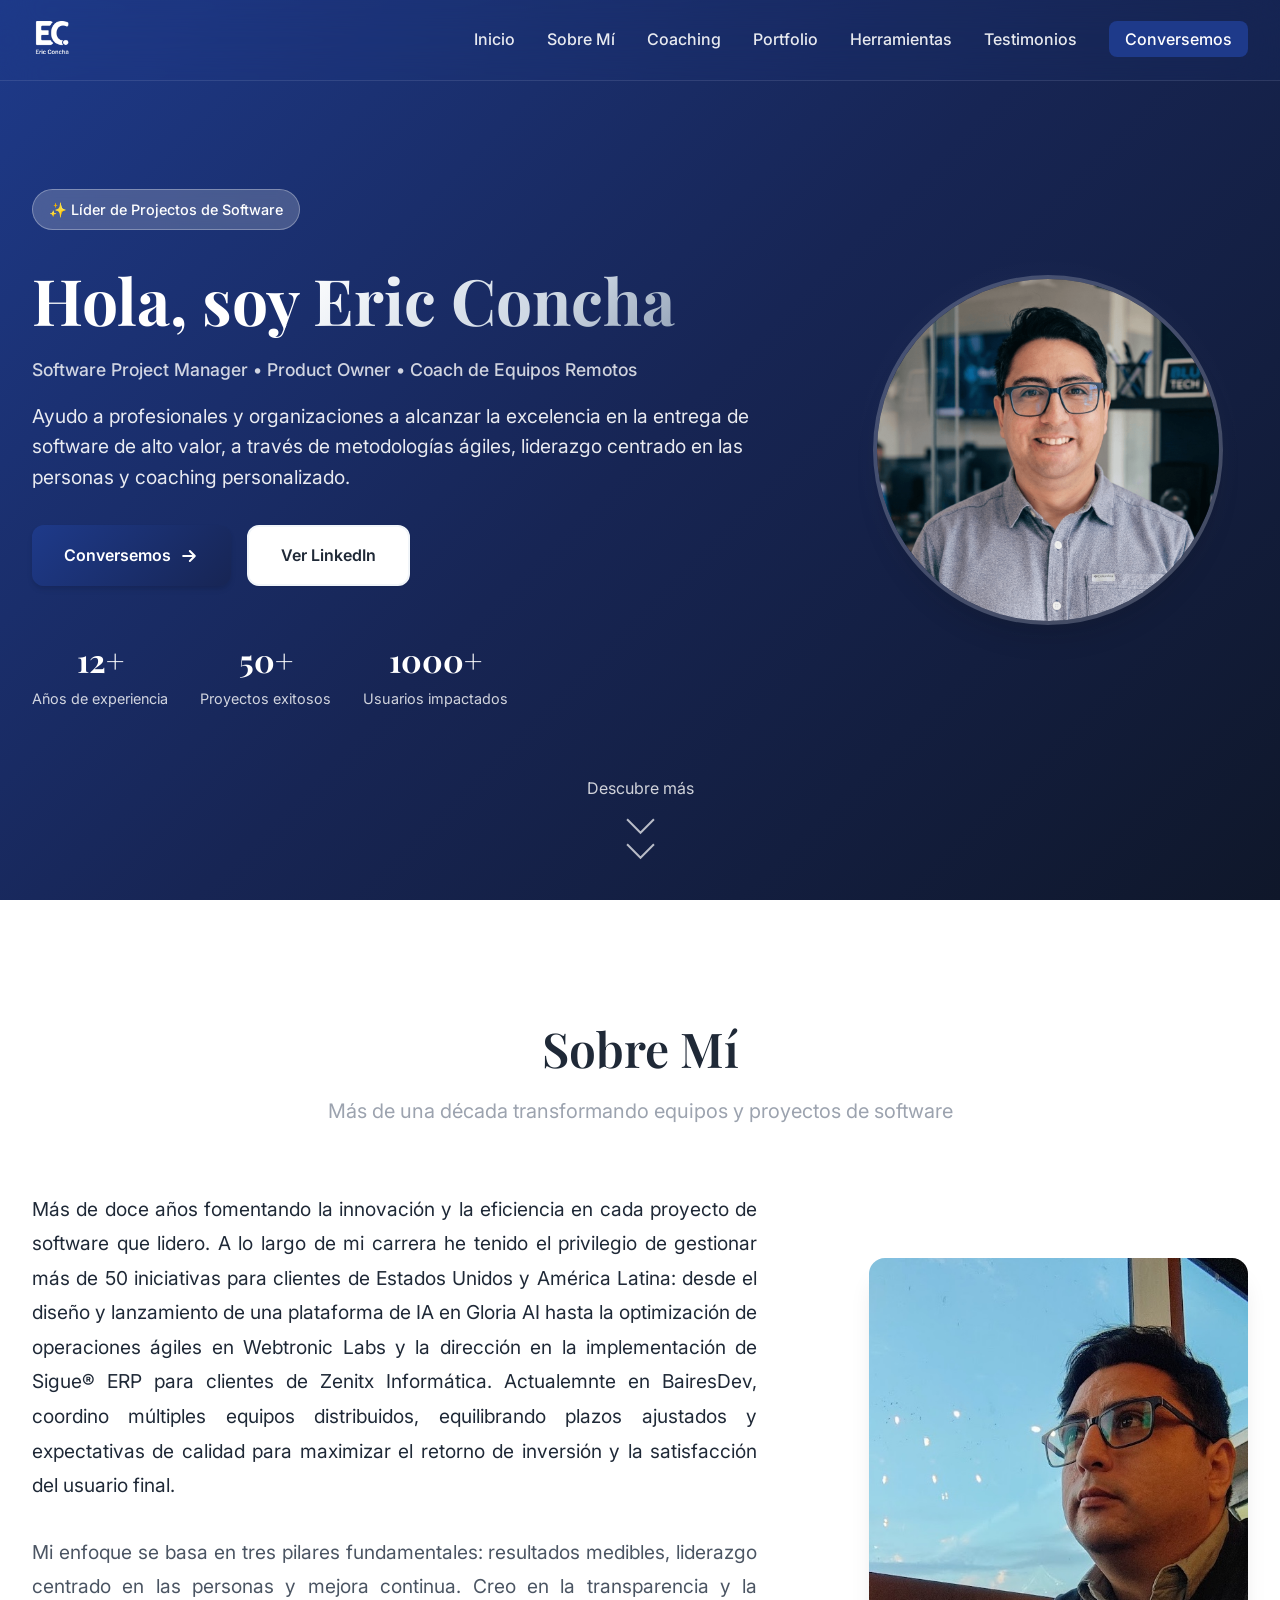
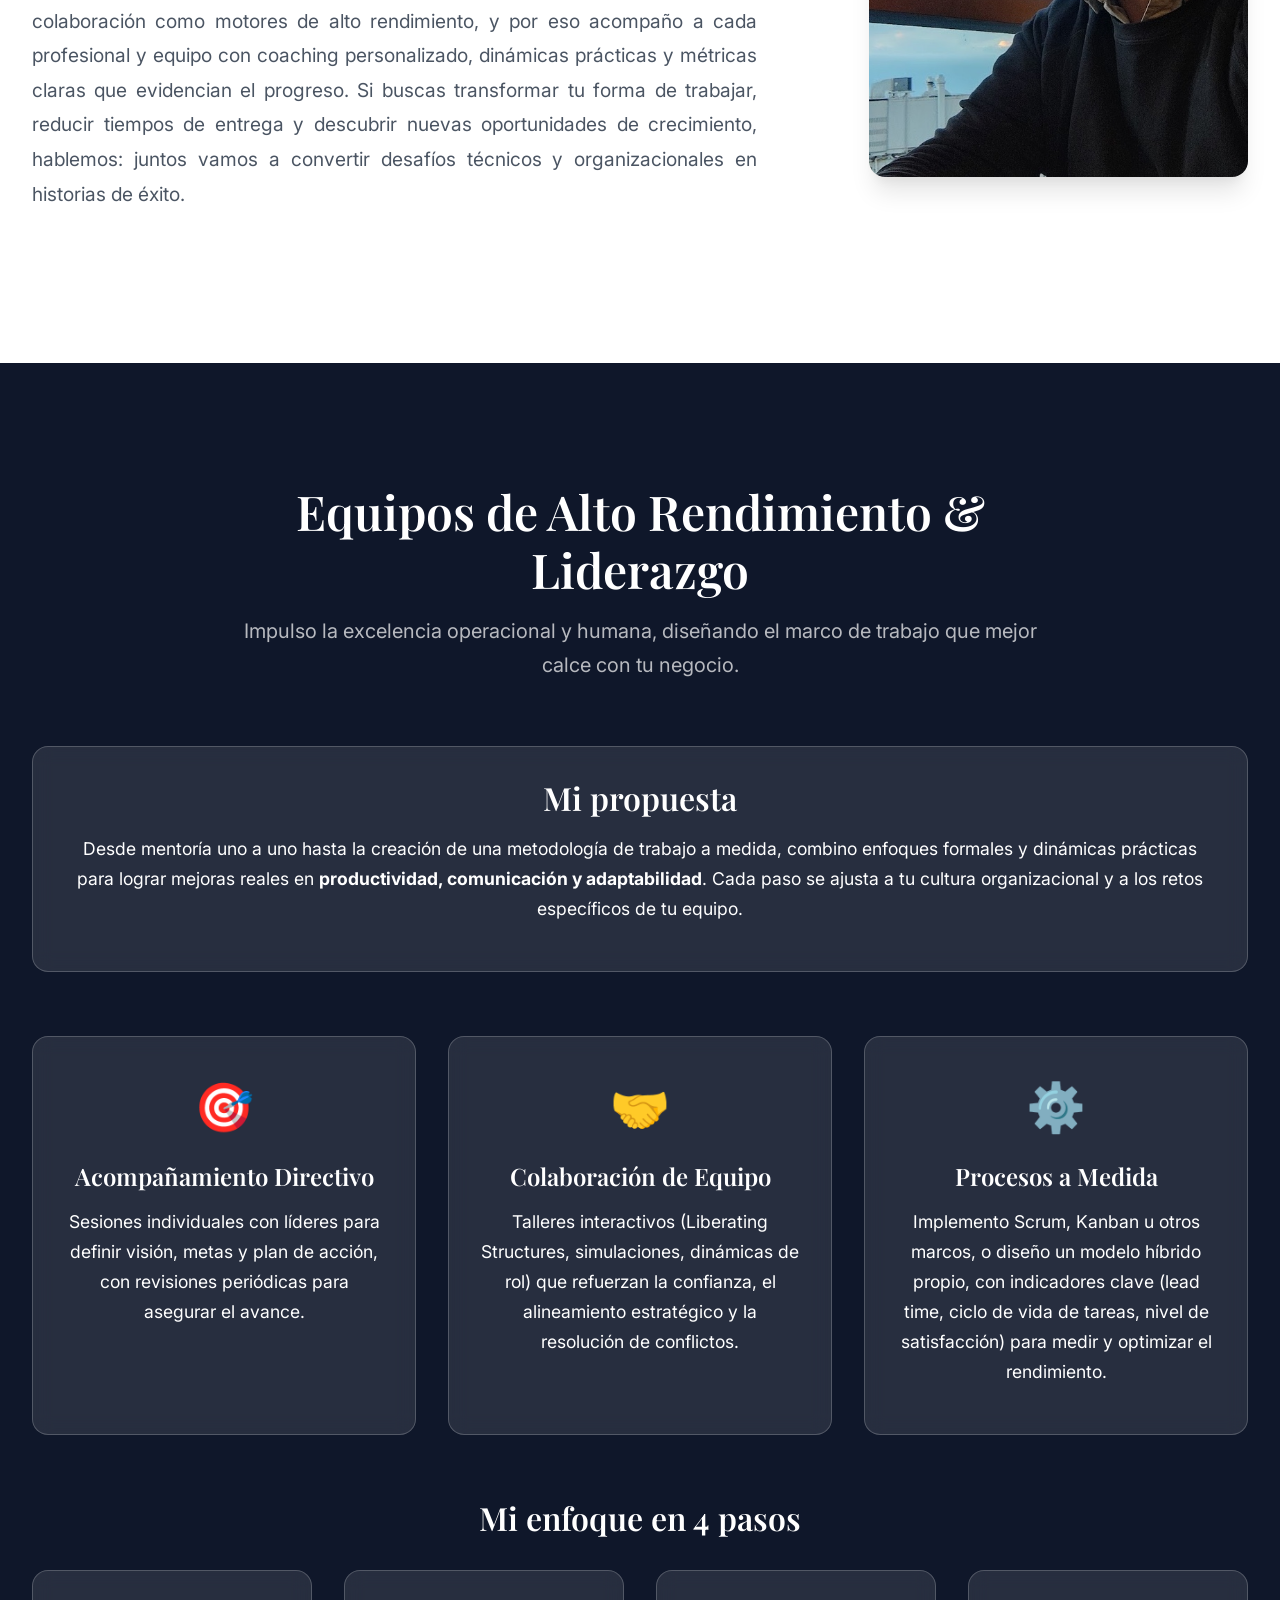
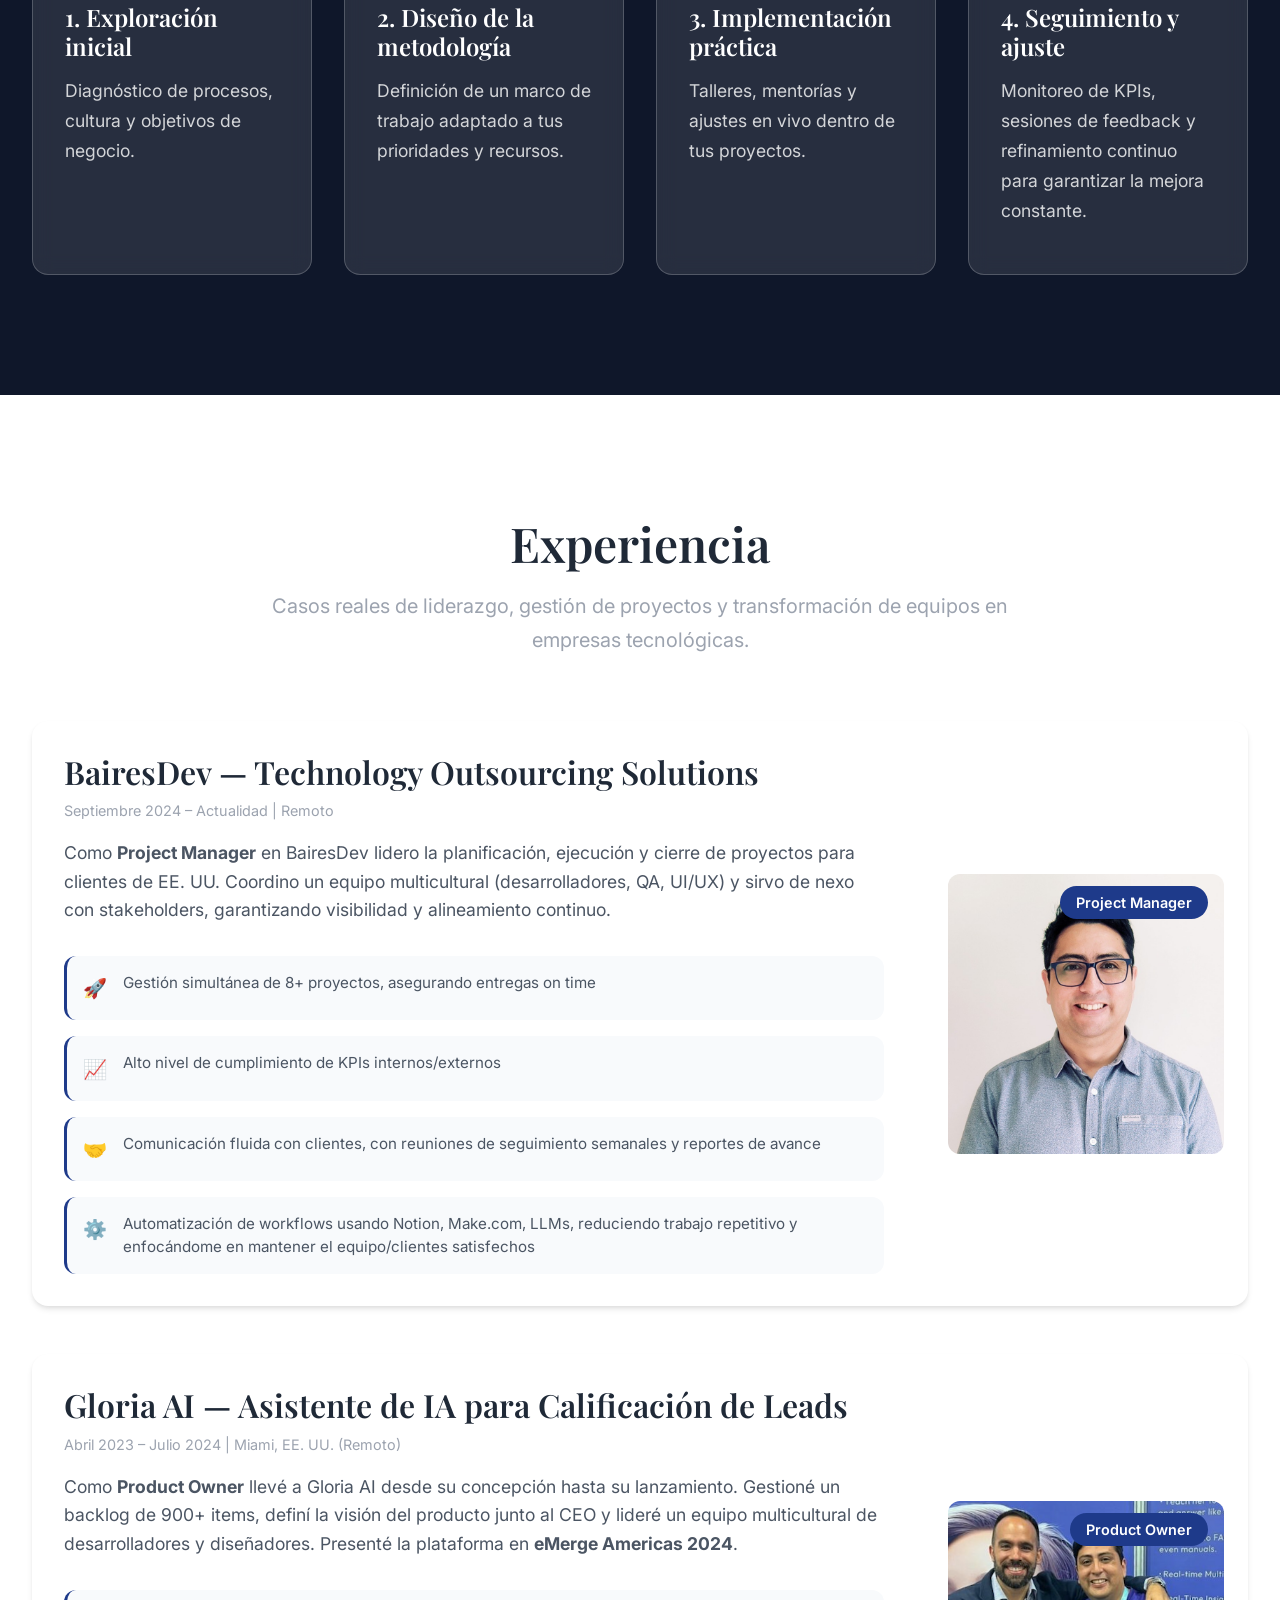
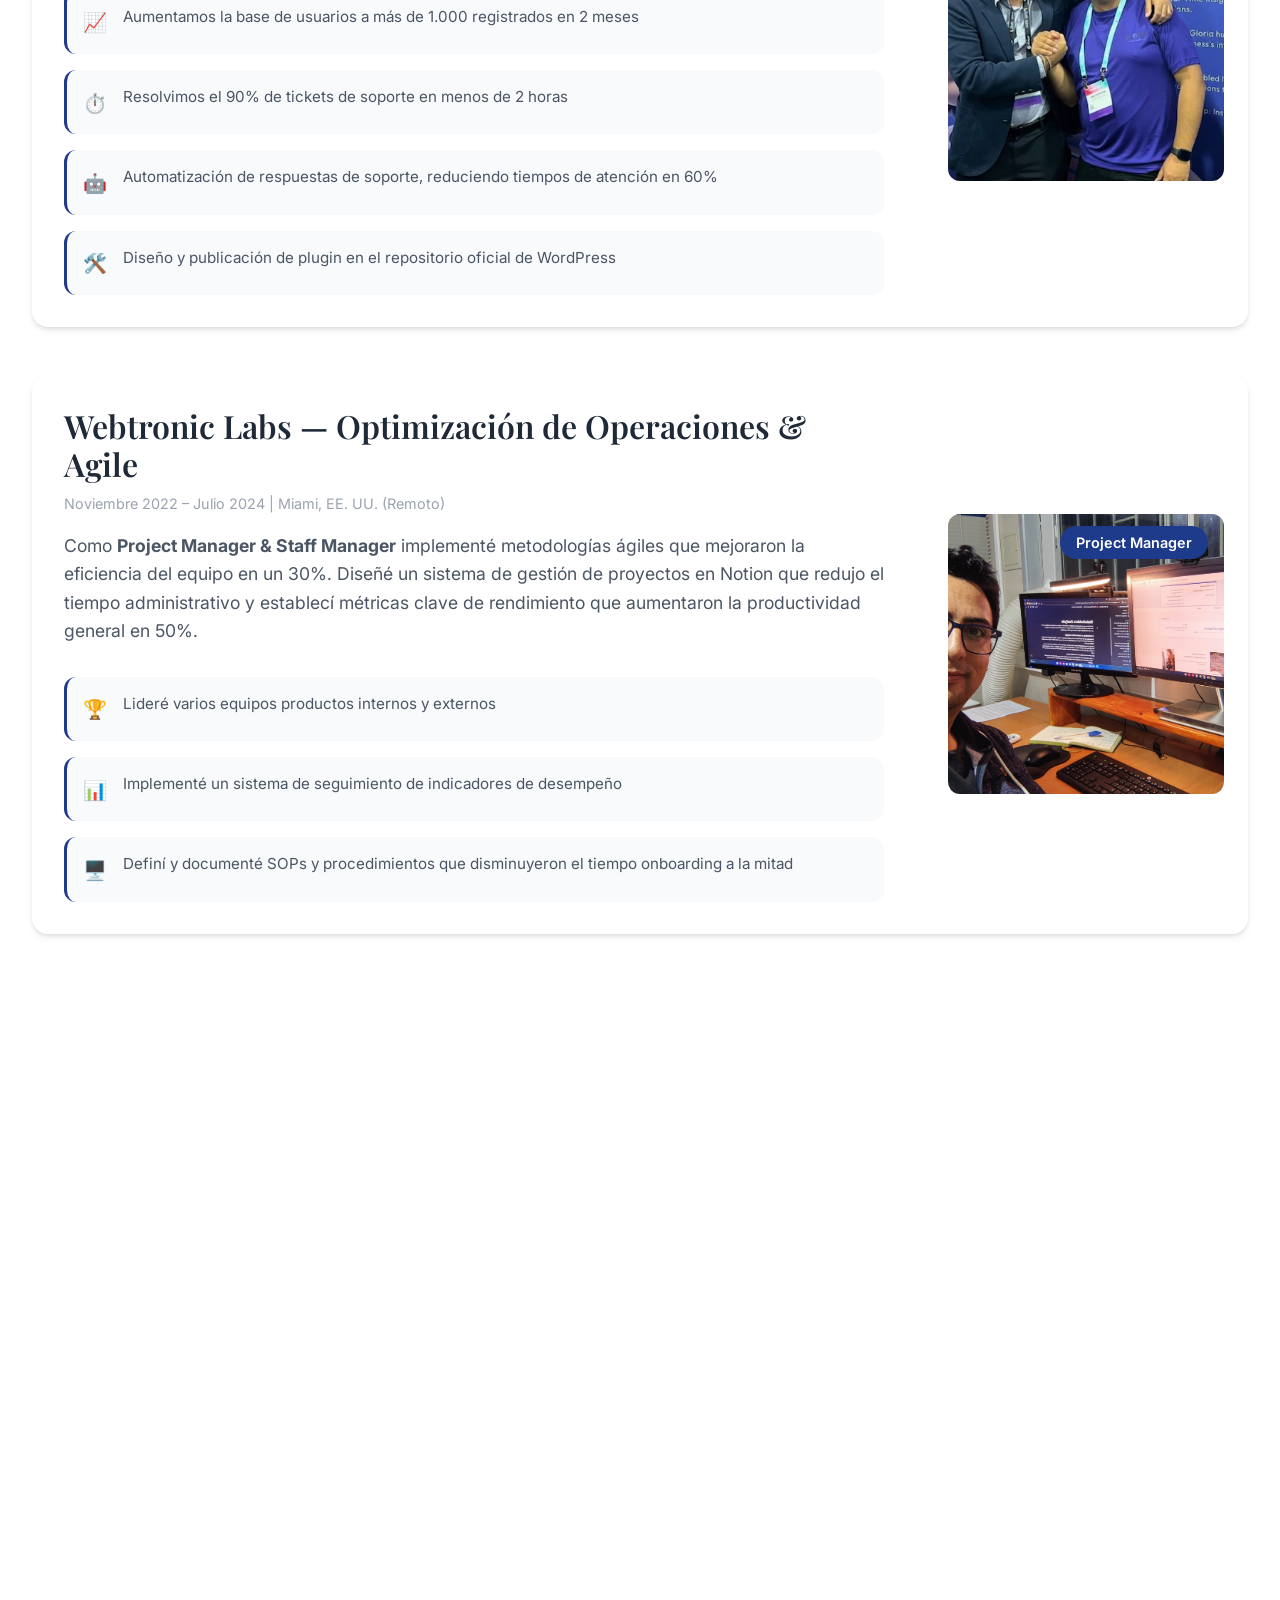
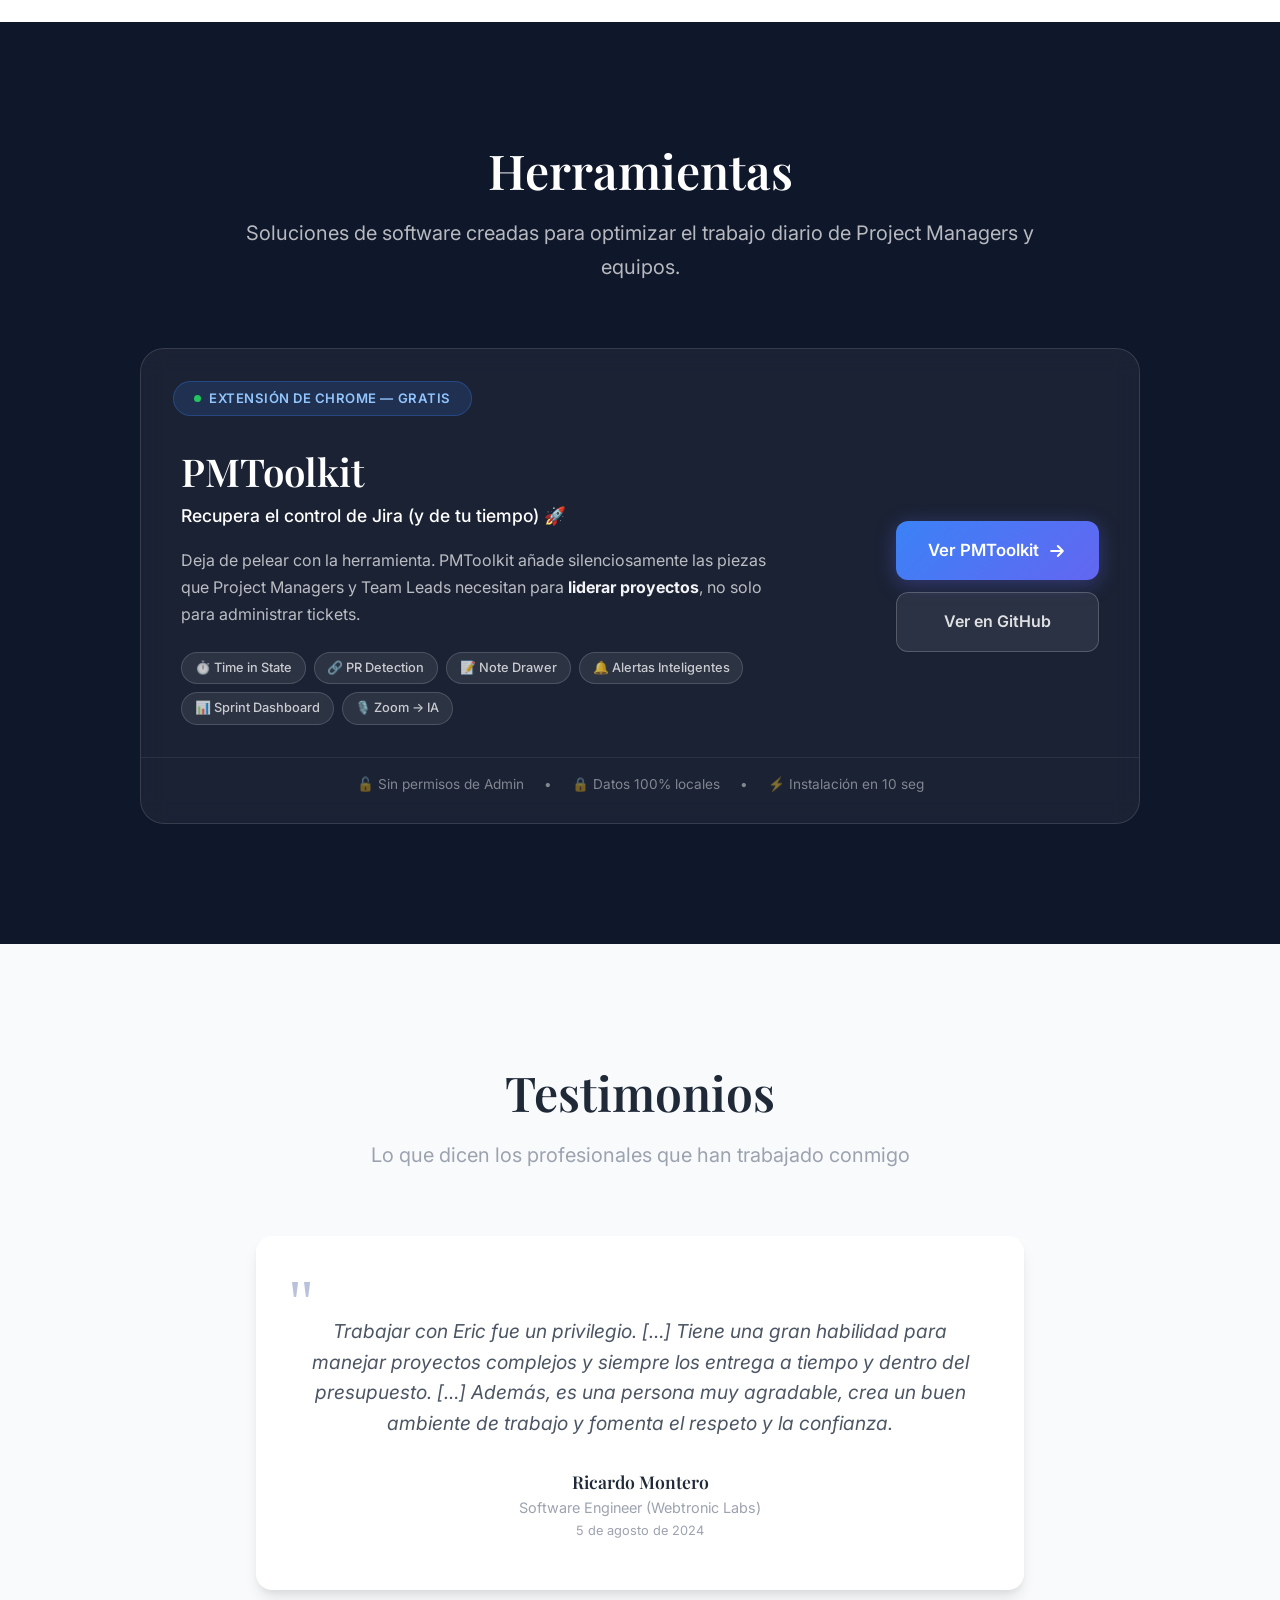
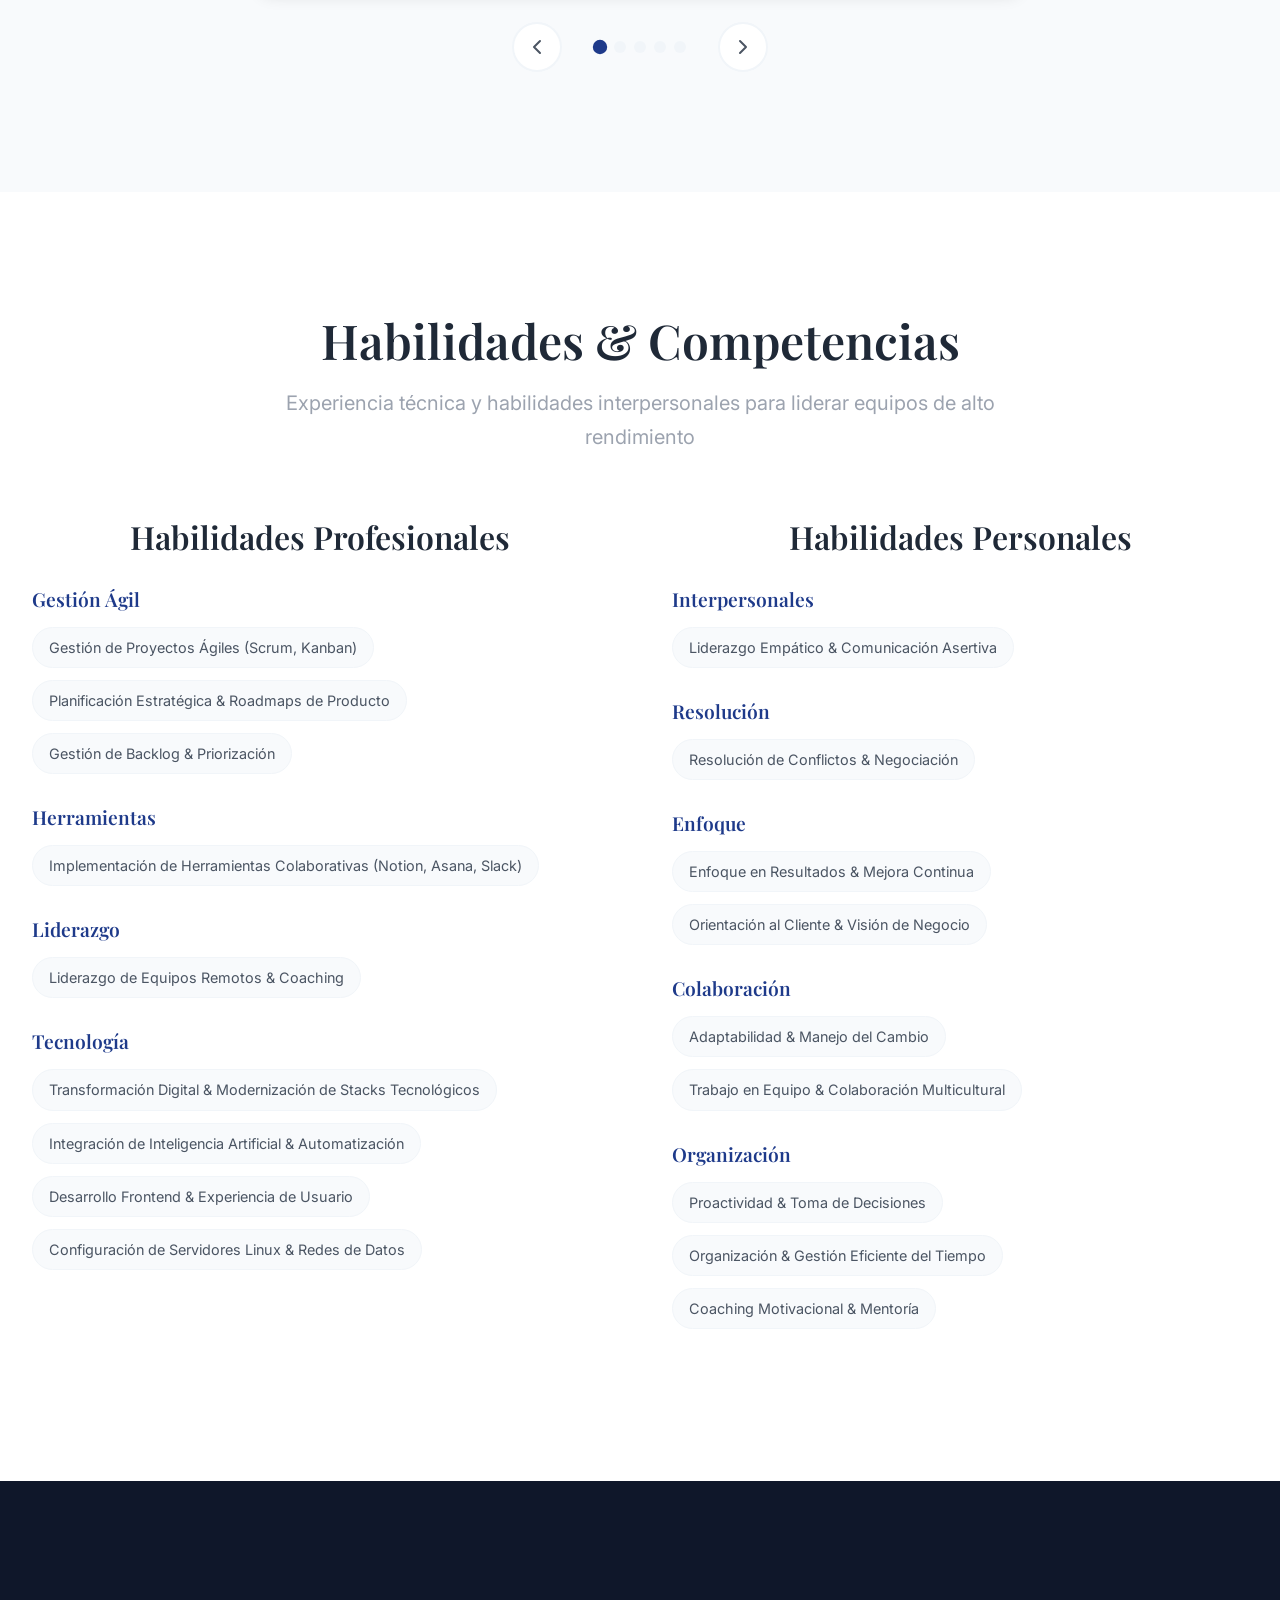
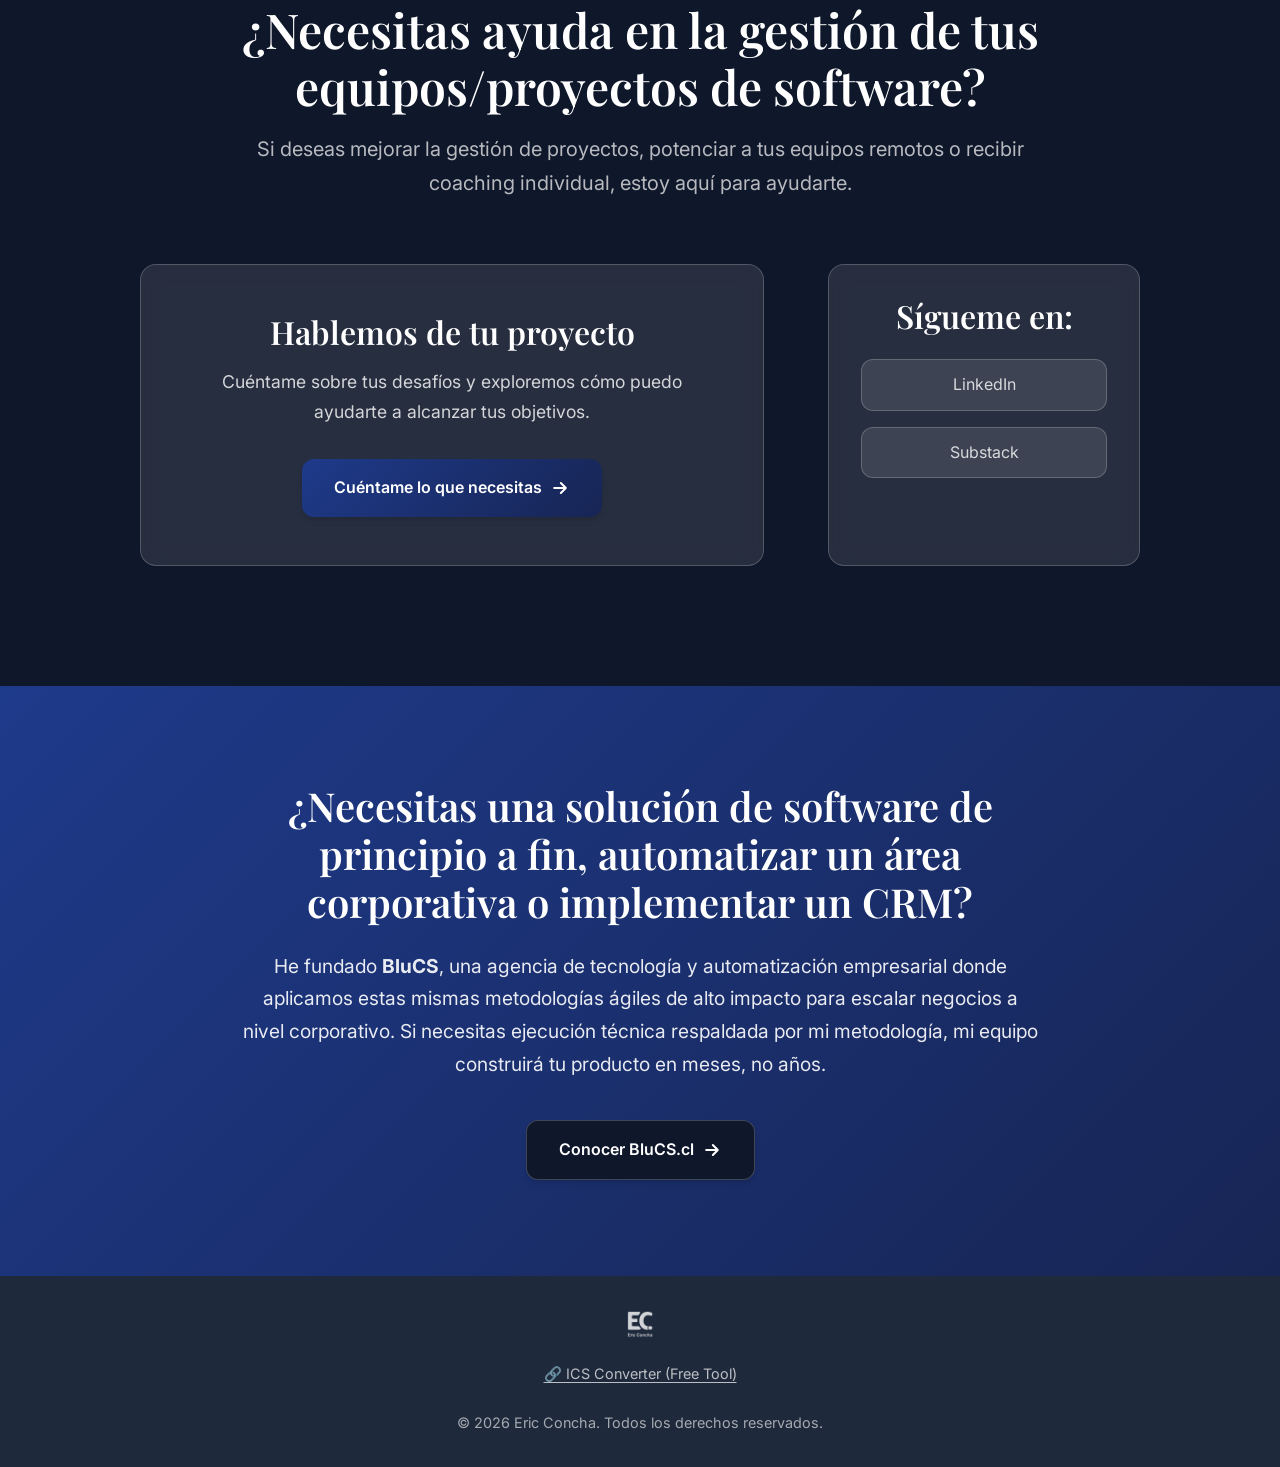
<file: index.html>
<!DOCTYPE html>
<html lang="es">

<head>
    <meta charset="UTF-8">
    <meta name="viewport" content="width=device-width, initial-scale=1.0">
    <title>Eric Concha — Software Project Manager & Coach</title>
    <meta name="description"
        content="¿Buscas mejorar tus proyectos de software o liderar mejor a tu equipo? Te ayudo con agilidad, coaching y liderazgo práctico que da resultados">
    <meta name="author" content="Eric Concha">
    <meta name="creator" content="Eric Concha">
    <meta name="publisher" content="Eric Concha">
    <link rel="canonical" href="https://ericconcha.com/">
    <meta property="og:title" content="Eric Concha — Software Project Manager & Coach">
    <meta property="og:description"
        content="Ayudo a profesionales y organizaciones a alcanzar la excelencia en la entrega de software a través de metodologías ágiles, liderazgo y coaching.">
    <meta property="og:type" content="website">
    <meta property="og:url" content="https://ericconcha.com/">
    <meta property="og:image" content="https://ericconcha.com/images/eric-perfil2024.jpeg">
    <meta name="twitter:card" content="summary_large_image">
    <script type="application/ld+json">
    {
      "@context": "https://schema.org",
      "@type": "Person",
      "name": "Eric Concha",
      "jobTitle": "Software Project Manager & Agile Coach",
      "url": "https://ericconcha.com/",
      "image": "https://ericconcha.com/images/eric-perfil2024.jpeg",
      "sameAs": [
        "https://www.linkedin.com/in/ericconcha/",
        "https://ericconcha.substack.com/"
      ],
      "knowsAbout": [
        "Project Management",
        "Agile Coaching",
        "Scrum",
        "Software Development Lifecycle",
        "Remote Team Leadership",
        "Product Ownership"
      ],
      "worksFor": {
        "@type": "Organization",
        "name": "BairesDev"
      }
    }
    </script>
    <link rel="stylesheet" href="style.css">
    <link
        href="https://fonts.googleapis.com/css2?family=Inter:wght@300;400;500;600;700&family=Playfair+Display:wght@400;500;600;700&display=swap"
        rel="stylesheet">
    <link rel="icon" href="images/logos/ec-logo-white.png" type="image/x-icon">
</head>

<body>
    <!-- Navigation -->
    <nav class="navbar">
        <div class="nav-container">
            <div class="nav-logo">
                <img src="images/logos/ec-logo-white.png" alt="Eric Concha Logo">
            </div>
            <ul class="nav-menu">
                <li><a href="#home">Inicio</a></li>
                <li><a href="#about">Sobre Mí</a></li>
                <li><a href="#coaching">Coaching</a></li>
                <li><a href="#portfolio">Portfolio</a></li>
                <li><a href="#herramientas">Herramientas</a></li>
                <li><a href="#testimonios">Testimonios</a></li>
                <li><a href="#contacto" class="nav-cta">Conversemos</a></li>
            </ul>
            <div class="nav-toggle">
                <span></span>
                <span></span>
                <span></span>
            </div>
        </div>
    </nav>

    <!-- Hero Section -->
    <section id="home" class="hero">
        <div class="hero-background">
            <div class="hero-gradient"></div>
        </div>
        <div class="container">
            <div class="hero-content">
                <div class="hero-text">
                    <div class="hero-badge">
                        <span>✨ Líder de Projectos de Software</span>
                    </div>
                    <h1>
                        Hola, soy <span class="text-gradient">Eric Concha</span>
                    </h1>
                    <p class="hero-subtitle">Software Project Manager • Product Owner • Coach de Equipos Remotos</p>
                    <p class="hero-description">
                        Ayudo a profesionales y organizaciones a alcanzar la excelencia en la entrega de software de
                        alto valor,
                        a través de metodologías ágiles, liderazgo centrado en las personas y coaching personalizado.
                    </p>
                    <div class="hero-buttons">
                        <a href="https://tally.so/r/9q18X1" class="btn-primary">
                            <span>Conversemos</span>
                            <svg width="20" height="20" viewBox="0 0 20 20" fill="none">
                                <path d="M4.16667 10H15.8333M15.8333 10L10.8333 5M15.8333 10L10.8333 15"
                                    stroke="currentColor" stroke-width="2" stroke-linecap="round"
                                    stroke-linejoin="round" />
                            </svg>
                        </a>
                        <a href="https://www.linkedin.com/in/ericconcha/" class="btn-secondary">
                            <span>Ver LinkedIn</span>
                        </a>
                    </div>
                    <div class="hero-stats">
                        <div class="stat">
                            <span class="stat-number">12+</span>
                            <span class="stat-label">Años de experiencia</span>
                        </div>
                        <div class="stat">
                            <span class="stat-number">50+</span>
                            <span class="stat-label">Proyectos exitosos</span>
                        </div>
                        <div class="stat">
                            <span class="stat-number">1000+</span>
                            <span class="stat-label">Usuarios impactados</span>
                        </div>
                    </div>
                </div>
                <div class="hero-image">
                    <div class="image-container">
                        <img src="images/ericConcha-founder.png" alt="Eric Concha Project Manager">
                        <div class="image-glow"></div>
                    </div>
                </div>
            </div>
        </div>
        <div class="hero-scroll" onclick="document.getElementById('about').scrollIntoView({behavior: 'smooth'})">
            <span>Descubre más</span>
            <div class="scroll-indicator">
                <div class="scroll-arrow"></div>
                <div class="scroll-arrow"></div>
            </div>
        </div>
    </section>

    <!-- About Section -->
    <section id="about" class="section">
        <div class="container">
            <div class="section-header">
                <h2>Sobre Mí</h2>
                <p class="section-subtitle">Más de una década transformando equipos y proyectos de software</p>
            </div>
            <div class="about-content">
                <div class="about-text">
                    <p>
                        Más de doce años fomentando la innovación y la eficiencia en cada proyecto de software que
                        lidero. A lo largo de mi carrera he tenido el privilegio de gestionar más de 50 iniciativas
                        para clientes de Estados Unidos y América Latina: desde el diseño y lanzamiento de una
                        plataforma de IA en Gloria AI hasta la optimización de operaciones ágiles en Webtronic Labs
                        y la dirección en la implementación de Sigue® ERP para clientes de Zenitx Informática. Actualemnte en BairesDev, coordino
                        múltiples equipos distribuidos, equilibrando plazos ajustados y expectativas de calidad para
                        maximizar el retorno de inversión y la satisfacción del usuario final.
                    </p>

                    <p>
                        Mi enfoque se basa en tres pilares fundamentales: resultados medibles, liderazgo centrado en las personas y
                        mejora continua. Creo en la transparencia y la colaboración como motores de alto
                        rendimiento, y por eso acompaño a cada profesional y equipo con coaching personalizado,
                        dinámicas prácticas y métricas claras que evidencian el progreso. Si buscas transformar tu
                        forma de trabajar, reducir tiempos de entrega y descubrir nuevas oportunidades de
                        crecimiento, hablemos: juntos vamos a convertir desafíos técnicos y organizacionales en
                        historias de éxito.
                    </p>
                </div>

                <div class="about-image">
                    <img src="images/airport2024.jpeg" alt="Eric Concha 2024">
                </div>
            </div>
        </div>
    </section>

    <!-- Coaching Section -->
    <section id="coaching" class="section section-dark">
        <div class="container">
            <div class="section-header">
                <h2>Equipos de Alto Rendimiento & Liderazgo</h2>
                <p class="section-subtitle">Impulso la excelencia operacional y humana, diseñando el marco de trabajo
                    que mejor calce con tu negocio.</p>
            </div>

            <div class="coaching-content">
                <div class="coaching-philosophy">
                    <div class="philosophy-card">
                        <h3>Mi propuesta</h3>
                        <p>Desde mentoría uno a uno hasta la creación de una metodología de trabajo a medida, combino
                            enfoques formales y dinámicas prácticas para lograr mejoras reales en <strong>productividad,
                                comunicación y adaptabilidad</strong>. Cada paso se ajusta a tu cultura organizacional y
                            a los retos específicos de tu equipo.</p>
                    </div>
                </div>

                <div class="coaching-types">
                    <div class="coaching-card">
                        <div class="card-icon">🎯</div>
                        <h4>Acompañamiento Directivo</h4>
                        <p>Sesiones individuales con líderes para definir visión, metas y plan de acción, con revisiones
                            periódicas para asegurar el avance.</p>
                    </div>

                    <div class="coaching-card">
                        <div class="card-icon">🤝</div>
                        <h4>Colaboración de Equipo</h4>
                        <p>Talleres interactivos (Liberating Structures, simulaciones, dinámicas de rol) que refuerzan
                            la confianza, el alineamiento estratégico y la resolución de conflictos.</p>
                    </div>

                    <div class="coaching-card">
                        <div class="card-icon">⚙️</div>
                        <h4>Procesos a Medida</h4>
                        <p>Implemento Scrum, Kanban u otros marcos, o diseño un modelo híbrido propio, con
                            indicadores clave (lead time, ciclo de vida de tareas, nivel de satisfacción) para medir y
                            optimizar el rendimiento.</p>
                    </div>
                </div>

                <div class="services-section">
                    <h3>Mi enfoque en 4 pasos</h3>
                    <div class="services-grid">
                        <div class="service-card">
                            <h4>1. Exploración inicial</h4>
                            <p>Diagnóstico de procesos, cultura y objetivos de negocio.</p>
                        </div>
                        <div class="service-card">
                            <h4>2. Diseño de la metodología</h4>
                            <p>Definición de un marco de trabajo adaptado a tus prioridades y recursos.</p>
                        </div>
                        <div class="service-card">
                            <h4>3. Implementación práctica</h4>
                            <p>Talleres, mentorías y ajustes en vivo dentro de tus proyectos.</p>
                        </div>
                        <div class="service-card">
                            <h4>4. Seguimiento y ajuste</h4>
                            <p>Monitoreo de KPIs, sesiones de feedback y refinamiento continuo para garantizar la mejora
                                constante.</p>
                        </div>
                    </div>
                </div>
            </div>
        </div>
    </section>

    <!-- Portfolio Section -->
    <section id="portfolio" class="section">
        <div class="container">
            <div class="section-header">
                <h2>Experiencia</h2>
                <p class="section-subtitle">Casos reales de liderazgo, gestión de proyectos y transformación de equipos
                    en empresas tecnológicas.</p>
            </div>

            <div class="portfolio-grid">
                <!-- BairesDev Case Study -->
                <article class="case-study-card">
                    <div class="case-image">
                        <img src="images/eric-perfil2024.jpeg" alt="BairesDev Desarrollo de Software">
                        <div class="case-overlay">
                            <span class="case-tag">Project Manager</span>
                        </div>
                    </div>
                    <div class="case-content">
                        <div class="case-header">
                            <h3>BairesDev — Technology Outsourcing Solutions</h3>
                            <p class="case-period">Septiembre 2024 – Actualidad | Remoto</p>
                        </div>
                        <p class="case-description">
                            Como <strong>Project Manager</strong> en BairesDev lidero la planificación, ejecución y
                            cierre de proyectos para clientes de EE. UU. Coordino un equipo multicultural
                            (desarrolladores, QA, UI/UX) y sirvo de nexo con stakeholders, garantizando visibilidad y
                            alineamiento continuo.
                        </p>
                        <div class="case-metrics">
                            <div class="metric">
                                <span class="metric-icon">🚀</span>
                                <span class="metric-text">Gestión simultánea de 8+ proyectos, asegurando entregas on
                                    time</span>
                            </div>
                            <div class="metric">
                                <span class="metric-icon">📈</span>
                                <span class="metric-text">Alto nivel de cumplimiento de KPIs internos/externos</span>
                            </div>
                            <div class="metric">
                                <span class="metric-icon">🤝</span>
                                <span class="metric-text">Comunicación fluida con clientes, con reuniones de seguimiento
                                    semanales y reportes de avance</span>
                            </div>
                            <div class="metric">
                                <span class="metric-icon">⚙️</span>
                                <span class="metric-text">Automatización de workflows usando Notion, Make.com, LLMs,
                                    reduciendo trabajo repetitivo y enfocándome en mantener el equipo/clientes
                                    satisfechos</span>
                            </div>
                        </div>
                    </div>
                </article>

                <!-- Gloria AI Case Study -->
                <article class="case-study-card">
                    <div class="case-image">
                        <img src="images/eric-gloria.png" alt="Gloria AI en eMerge Americas 2024">
                        <div class="case-overlay">
                            <span class="case-tag">Product Owner</span>
                        </div>
                    </div>
                    <div class="case-content">
                        <div class="case-header">
                            <h3>Gloria AI — Asistente de IA para Calificación de Leads</h3>
                            <p class="case-period">Abril 2023 – Julio 2024 | Miami, EE. UU. (Remoto)</p>
                        </div>
                        <p class="case-description">
                            Como <strong>Product Owner</strong> llevé a Gloria AI desde su concepción hasta su
                            lanzamiento. Gestioné un backlog de 900+ items, definí la visión del
                            producto junto al CEO y lideré un equipo multicultural de desarrolladores y diseñadores.
                            Presenté la plataforma en <strong>eMerge Americas 2024</strong>.
                        </p>
                        <div class="case-metrics">
                            <div class="metric">
                                <span class="metric-icon">📈</span>
                                <span class="metric-text">Aumentamos la base de usuarios a más de 1.000 registrados en 2
                                    meses</span>
                            </div>
                            <div class="metric">
                                <span class="metric-icon">⏱️</span>
                                <span class="metric-text">Resolvimos el 90% de tickets de soporte en menos de 2
                                    horas</span>
                            </div>
                            <div class="metric">
                                <span class="metric-icon">🤖</span>
                                <span class="metric-text">Automatización de respuestas de soporte, reduciendo tiempos de
                                    atención en 60%</span>
                            </div>
                            <div class="metric">
                                <span class="metric-icon">🛠️</span>
                                <span class="metric-text">Diseño y publicación de plugin en el repositorio oficial de
                                    WordPress</span>
                            </div>
                        </div>
                    </div>
                </article>

                <!-- Webtronic Labs Case Study -->
                <article class="case-study-card">
                    <div class="case-image">
                        <img src="images/desktop.jpg" alt="Webtronic Labs Miami Tech">
                        <div class="case-overlay">
                            <span class="case-tag">Project Manager</span>
                        </div>
                    </div>
                    <div class="case-content">
                        <div class="case-header">
                            <h3>Webtronic Labs — Optimización de Operaciones & Agile</h3>
                            <p class="case-period">Noviembre 2022 – Julio 2024 | Miami, EE. UU. (Remoto)</p>
                        </div>
                        <p class="case-description">
                            Como <strong>Project Manager & Staff Manager</strong> implementé metodologías ágiles que
                            mejoraron la eficiencia del equipo en un 30%. Diseñé un sistema de gestión de proyectos
                            en Notion que redujo el tiempo administrativo y establecí métricas clave de rendimiento
                            que aumentaron la productividad general en 50%.
                        </p>
                        <div class="case-metrics">
                            <div class="metric">
                                <span class="metric-icon">🏆</span>
                                <span class="metric-text">Lideré varios equipos productos internos y externos</span>
                            </div>
                            <div class="metric">
                                <span class="metric-icon">📊</span>
                                <span class="metric-text">Implementé un sistema de seguimiento de indicadores de
                                    desempeño</span>
                            </div>
                            <div class="metric">
                                <span class="metric-icon">🖥️</span>
                                <span class="metric-text">Definí y documenté SOPs y procedimientos que disminuyeron el
                                    tiempo onboarding a la mitad</span>
                            </div>
                        </div>
                    </div>
                </article>

                <!-- Zenitx Case Study -->
                <article class="case-study-card">
                    <div class="case-image">
                        <img src="images/charla-1-scaled.jpg" alt="Zenitx Informática Transformación Digital">
                        <div class="case-overlay">
                            <span class="case-tag">COO</span>
                        </div>
                    </div>
                    <div class="case-content">
                        <div class="case-header">
                            <h3>Zenitx Informática — Transformación Digital & COO</h3>
                            <p class="case-period">Enero 2013 – Noviembre 2022 | Chile (Remoto y presencial)</p>
                        </div>
                        <p class="case-description">
                            Como <strong>COO</strong> lideré la transición completa al trabajo remoto durante la
                            pandemia, implementé herramientas colaborativas (Notion, Asana, Slack) y reduje costos
                            operativos en 15% mediante optimización de procesos. Además, impulsé el desarrollo de
                            MVPs para nuevas soluciones que incrementaron los ingresos en 20%.
                        </p>
                        <div class="case-metrics">
                            <div class="metric">
                                <span class="metric-icon">🔧</span>
                                <span class="metric-text">Implementé la adopción de Sigue® ERP en clientes, reduciendo
                                    tiempos de entrega</span>
                            </div>
                            <div class="metric">
                                <span class="metric-icon">🌐</span>
                                <span class="metric-text">Desarrollé plataformas web y un blog corporativo que alcanzó
                                    más de 11.000 vistas mensuales</span>
                            </div>
                            <div class="metric">
                                <span class="metric-icon">👥</span>
                                <span class="metric-text">Capacitación remota a más de 50 colaboradores para manejar
                                    nuevas herramientas digitales</span>
                            </div>
                        </div>
                    </div>
                </article>
            </div>
        </div>
    </section>

    <!-- Herramientas Section — PMToolkit CTA -->
    <section id="herramientas" class="section section-dark">
        <div class="container">
            <div class="section-header">
                <h2>Herramientas</h2>
                <p class="section-subtitle">Soluciones de software creadas para optimizar el trabajo diario de Project
                    Managers y equipos.</p>
            </div>

            <div class="tools-content">
                <div class="tool-cta-card">
                    <div class="tool-cta-badge">
                        <span class="tool-cta-dot"></span>
                        <span>Extensión de Chrome — Gratis</span>
                    </div>
                    <div class="tool-cta-body">
                        <div class="tool-cta-text">
                            <h3>PMToolkit</h3>
                            <p class="tool-cta-tagline">Recupera el control de Jira (y de tu tiempo) 🚀</p>
                            <p>Deja de pelear con la herramienta. PMToolkit añade silenciosamente las piezas que Project Managers y Team Leads necesitan para <strong>liderar proyectos</strong>, no solo para administrar tickets.</p>
                            <div class="tool-cta-pills">
                                <span class="tool-pill">⏱️ Time in State</span>
                                <span class="tool-pill">🔗 PR Detection</span>
                                <span class="tool-pill">📝 Note Drawer</span>
                                <span class="tool-pill">🔔 Alertas Inteligentes</span>
                                <span class="tool-pill">📊 Sprint Dashboard</span>
                                <span class="tool-pill">🎙️ Zoom → IA</span>
                            </div>
                        </div>
                        <div class="tool-cta-actions">
                            <a href="pmtoolkit/index.html" class="btn-primary tool-cta-main" id="pmtoolkit-learn-more-btn">
                                <span>Ver PMToolkit</span>
                                <svg width="20" height="20" viewBox="0 0 20 20" fill="none">
                                    <path d="M4.16667 10H15.8333M15.8333 10L10.8333 5M15.8333 10L10.8333 15"
                                        stroke="currentColor" stroke-width="2" stroke-linecap="round"
                                        stroke-linejoin="round" />
                                </svg>
                            </a>
                            <a href="https://github.com/EricConchaParra/PMToolkit" target="_blank" class="btn-secondary tool-cta-github" id="pmtoolkit-github-btn">
                                <span>Ver en GitHub</span>
                            </a>
                        </div>
                    </div>
                    <div class="tool-cta-trust">
                        <span>🔓 Sin permisos de Admin</span>
                        <span>•</span>
                        <span>🔒 Datos 100% locales</span>
                        <span>•</span>
                        <span>⚡ Instalación en 10 seg</span>
                    </div>
                </div>
            </div>
        </div>
    </section>

    <!-- Testimonials Section -->
    <section id="testimonios" class="section section-light">
        <div class="container">
            <div class="section-header">
                <h2>Testimonios</h2>
                <p class="section-subtitle">Lo que dicen los profesionales que han trabajado conmigo</p>
            </div>

            <div class="testimonials-container">
                <div class="testimonials-carousel" id="testimonialsCarousel">
                    <div class="testimonial-card">
                        <div class="testimonial-content">
                            <div class="quote-icon">"</div>
                            <blockquote>
                                Trabajar con Eric fue un privilegio. […] Tiene una gran habilidad para manejar proyectos
                                complejos y siempre los entrega a tiempo y dentro del presupuesto. […] Además, es una
                                persona
                                muy agradable, crea un buen ambiente de trabajo y fomenta el respeto y la confianza.
                            </blockquote>
                            <div class="testimonial-author">
                                <div class="author-info">
                                    <h4>Ricardo Montero</h4>
                                    <p>Software Engineer (Webtronic Labs)</p>
                                    <p class="date">5 de agosto de 2024</p>
                                </div>
                            </div>
                        </div>
                    </div>

                    <div class="testimonial-card">
                        <div class="testimonial-content">
                            <div class="quote-icon">"</div>
                            <blockquote>
                                Eric entiende muy bien la gestión de proyectos y sabe cómo liderar equipos diversos. […]
                                Siempre entrega con calidad, dentro del alcance y los plazos. […] Es muy bueno
                                comunicando y
                                resolviendo problemas. Lo recomiendo con total confianza.
                            </blockquote>
                            <div class="testimonial-author">
                                <div class="author-info">
                                    <h4>María Valentina Cabrera</h4>
                                    <p>Software Engineer en Itti Digital (Webtronic Labs)</p>
                                    <p class="date">26 de mayo de 2024</p>
                                </div>
                            </div>
                        </div>
                    </div>

                    <div class="testimonial-card">
                        <div class="testimonial-content">
                            <div class="quote-icon">"</div>
                            <blockquote>
                                Eric es muy trabajador, curioso y ambicioso. […] Tiene una gran visión de producto,
                                desde el
                                negocio hasta el cliente final. […] Comunica muy bien sus ideas y es muy proactivo.
                                Sería un
                                gran aporte en cualquier equipo.
                            </blockquote>
                            <div class="testimonial-author">
                                <div class="author-info">
                                    <h4>Garrett Anderson</h4>
                                    <p>Senior Product Designer en Trainual (Mentor)</p>
                                    <p class="date">9 de octubre de 2022</p>
                                </div>
                            </div>
                        </div>
                    </div>

                    <div class="testimonial-card">
                        <div class="testimonial-content">
                            <div class="quote-icon">"</div>
                            <blockquote>
                                Eric siempre quiere aprender más y dar lo mejor. […] Es tranquilo, amable y muy fácil de
                                tratar. […] Tiene lo necesario para ayudar a cualquier equipo a mejorar. Lo recomiendo
                                con
                                gusto.
                            </blockquote>
                            <div class="testimonial-author">
                                <div class="author-info">
                                    <h4>Vigneshwar Sayeeram</h4>
                                    <p>Agile HR Alchemist</p>
                                    <p class="date">29 de agosto de 2022</p>
                                </div>
                            </div>
                        </div>
                    </div>

                    <div class="testimonial-card">
                        <div class="testimonial-content">
                            <div class="quote-icon">"</div>
                            <blockquote>
                                Eric destaca tanto por su parte técnica como por sus habilidades humanas. […] Lidera muy
                                bien,
                                siempre busca mejorar y comunica con claridad. […] Estoy seguro de que tendrá éxito en
                                cualquier
                                desafío que asuma.
                            </blockquote>
                            <div class="testimonial-author">
                                <div class="author-info">
                                    <h4>Esteban Luján Ramírez</h4>
                                    <p>Estrategia y Business Intelligence en EPM</p>
                                    <p class="date">16 de agosto de 2022</p>
                                </div>
                            </div>
                        </div>
                    </div>
                </div>

                <div class="testimonials-navigation">
                    <button class="nav-btn prev-btn" onclick="previousTestimonial()">
                        <svg width="24" height="24" viewBox="0 0 24 24" fill="none">
                            <path d="M15 18L9 12L15 6" stroke="currentColor" stroke-width="2" stroke-linecap="round"
                                stroke-linejoin="round" />
                        </svg>
                    </button>
                    <div class="testimonials-dots"></div>
                    <button class="nav-btn next-btn" onclick="nextTestimonial()">
                        <svg width="24" height="24" viewBox="0 0 24 24" fill="none">
                            <path d="M9 18L15 12L9 6" stroke="currentColor" stroke-width="2" stroke-linecap="round"
                                stroke-linejoin="round" />
                        </svg>
                    </button>
                </div>
            </div>
        </div>
    </section>

    <!-- Skills Section -->
    <section id="habilidades" class="section">
        <div class="container">
            <div class="section-header">
                <h2>Habilidades & Competencias</h2>
                <p class="section-subtitle">Experiencia técnica y habilidades interpersonales para liderar equipos de
                    alto rendimiento</p>
            </div>

            <div class="skills-container">
                <div class="skills-column">
                    <h3>Habilidades Profesionales</h3>

                    <div class="skill-category">
                        <h4>Gestión Ágil</h4>
                        <div class="skill-tags">
                            <span class="skill-tag">Gestión de Proyectos Ágiles (Scrum, Kanban)</span>
                            <span class="skill-tag">Planificación Estratégica & Roadmaps de Producto</span>
                            <span class="skill-tag">Gestión de Backlog & Priorización</span>
                        </div>
                    </div>

                    <div class="skill-category">
                        <h4>Herramientas</h4>
                        <div class="skill-tags">
                            <span class="skill-tag">Implementación de Herramientas Colaborativas (Notion, Asana,
                                Slack)</span>
                        </div>
                    </div>

                    <div class="skill-category">
                        <h4>Liderazgo</h4>
                        <div class="skill-tags">
                            <span class="skill-tag">Liderazgo de Equipos Remotos & Coaching</span>
                        </div>
                    </div>

                    <div class="skill-category">
                        <h4>Tecnología</h4>
                        <div class="skill-tags">
                            <span class="skill-tag">Transformación Digital & Modernización de Stacks Tecnológicos</span>
                            <span class="skill-tag">Integración de Inteligencia Artificial & Automatización</span>
                            <span class="skill-tag">Desarrollo Frontend & Experiencia de Usuario</span>
                            <span class="skill-tag">Configuración de Servidores Linux & Redes de Datos</span>
                        </div>
                    </div>
                </div>

                <div class="skills-column">
                    <h3>Habilidades Personales</h3>

                    <div class="skill-category">
                        <h4>Interpersonales</h4>
                        <div class="skill-tags">
                            <span class="skill-tag">Liderazgo Empático & Comunicación Asertiva</span>
                        </div>
                    </div>

                    <div class="skill-category">
                        <h4>Resolución</h4>
                        <div class="skill-tags">
                            <span class="skill-tag">Resolución de Conflictos & Negociación</span>
                        </div>
                    </div>

                    <div class="skill-category">
                        <h4>Enfoque</h4>
                        <div class="skill-tags">
                            <span class="skill-tag">Enfoque en Resultados & Mejora Continua</span>
                            <span class="skill-tag">Orientación al Cliente & Visión de Negocio</span>
                        </div>
                    </div>

                    <div class="skill-category">
                        <h4>Colaboración</h4>
                        <div class="skill-tags">
                            <span class="skill-tag">Adaptabilidad & Manejo del Cambio</span>
                            <span class="skill-tag">Trabajo en Equipo & Colaboración Multicultural</span>
                        </div>
                    </div>

                    <div class="skill-category">
                        <h4>Organización</h4>
                        <div class="skill-tags">
                            <span class="skill-tag">Proactividad & Toma de Decisiones</span>
                            <span class="skill-tag">Organización & Gestión Eficiente del Tiempo</span>
                            <span class="skill-tag">Coaching Motivacional & Mentoría</span>
                        </div>
                    </div>
                </div>
            </div>
        </div>
    </section>

    <!-- Contact Section -->
    <section id="contacto" class="section section-dark">
        <div class="container">
            <div class="section-header">
                <h2>¿Necesitas ayuda en la gestión de tus equipos/proyectos de software?</h2>
                <p class="section-subtitle">Si deseas mejorar la gestión de proyectos, potenciar a tus equipos remotos o
                    recibir coaching individual, estoy aquí para ayudarte.</p>
            </div>

            <div class="contact-content">
                <div class="contact-card">
                    <h3>Hablemos de tu proyecto</h3>
                    <p>Cuéntame sobre tus desafíos y exploremos cómo puedo ayudarte a alcanzar tus objetivos.</p>
                    <a href="https://tally.so/r/9q18X1"
                        class="btn-primary">
                        <span>Cuéntame lo que necesitas</span>
                        <svg width="20" height="20" viewBox="0 0 20 20" fill="none">
                            <path d="M4.16667 10H15.8333M15.8333 10L10.8333 5M15.8333 10L10.8333 15"
                                stroke="currentColor" stroke-width="2" stroke-linecap="round" stroke-linejoin="round" />
                        </svg>
                    </a>
                </div>

                <div class="contact-links">
                    <h3>Sígueme en:</h3>
                    <div class="social-links">
                        <a href="https://www.linkedin.com/in/ericconcha/" target="_blank" class="social-link">
                            <span>LinkedIn</span>
                        </a>
                        <a href="https://ericconcha.substack.com/" target="_blank" class="social-link">
                            <span>Substack</span>
                        </a>
                    </div>
                </div>
            </div>
        </div>
    </section>

    <!-- Agencia BluCS Section -->
    <section class="section section-cta-banner">
        <div class="container">
            <div class="cta-banner-content">
                <h2>¿Necesitas una solución de software de principio a fin, automatizar un área corporativa o
                    implementar un CRM?</h2>
                <p>He fundado <strong>BluCS</strong>, una agencia de tecnología y automatización empresarial donde
                    aplicamos estas mismas metodologías ágiles de alto impacto para escalar negocios a nivel
                    corporativo. Si necesitas ejecución técnica respaldada por mi metodología, mi equipo construirá tu
                    producto en meses, no años.</p>
                <a href="https://blucs.cl" target="_blank" class="btn-primary btn-blucs">
                    <span>Conocer BluCS.cl</span>
                    <svg width="20" height="20" viewBox="0 0 20 20" fill="none">
                        <path d="M4.16667 10H15.8333M15.8333 10L10.8333 5M15.8333 10L10.8333 15" stroke="currentColor"
                            stroke-width="2" stroke-linecap="round" stroke-linejoin="round" />
                    </svg>
                </a>
            </div>
        </div>
    </section>

    <!-- Footer -->
    <footer class="footer">
        <div class="container">
            <div class="footer-content">
                <div class="footer-logo">
                    <img src="images/logos/ec-logo-white.png" alt="Eric Concha Logo">
                </div>
                <div class="footer-links-container">
                    <div class="footer-mini-links">
                        <a href="/icsconverter/index.html">🔗 ICS Converter (Free Tool)</a>
                    </div>
                    <p>© <span id="year"></span> Eric Concha. Todos los derechos reservados.</p>
                </div>
            </div>
        </div>
    </footer>

    <script>
        // Set current year
        document.getElementById('year').textContent = new Date().getFullYear();

        // Mobile navigation toggle
        const navToggle = document.querySelector('.nav-toggle');
        const navMenu = document.querySelector('.nav-menu');

        navToggle.addEventListener('click', () => {
            navToggle.classList.toggle('active');
            navMenu.classList.toggle('active');
        });

        // Close mobile menu when clicking on a link
        document.querySelectorAll('.nav-menu a').forEach(link => {
            link.addEventListener('click', () => {
                navToggle.classList.remove('active');
                navMenu.classList.remove('active');
            });
        });

        // Testimonials carousel
        let currentTestimonial = 0;
        const testimonials = document.querySelectorAll('.testimonial-card');
        const testimonialDots = document.querySelector('.testimonials-dots');

        // Create dots
        testimonials.forEach((_, index) => {
            const dot = document.createElement('button');
            dot.classList.add('testimonial-dot');
            if (index === 0) dot.classList.add('active');
            dot.addEventListener('click', () => showTestimonial(index));
            testimonialDots.appendChild(dot);
        });

        function showTestimonial(index) {
            const carousel = document.getElementById('testimonialsCarousel');
            const dots = document.querySelectorAll('.testimonial-dot');

            currentTestimonial = index;

            const translateX = -index * 100;
            carousel.style.transform = `translateX(${translateX}%)`;

            dots.forEach((dot, i) => {
                dot.classList.toggle('active', i === index);
            });
        }

        function nextTestimonial() {
            const nextIndex = (currentTestimonial + 1) % testimonials.length;
            showTestimonial(nextIndex);
        }

        function previousTestimonial() {
            const prevIndex = (currentTestimonial - 1 + testimonials.length) % testimonials.length;
            showTestimonial(prevIndex);
        }

        // Auto-rotate testimonials
        setInterval(nextTestimonial, 6000);

        // Smooth scrolling for navigation links
        document.querySelectorAll('a[href^="#"]').forEach(anchor => {
            anchor.addEventListener('click', function (e) {
                e.preventDefault();
                const target = document.querySelector(this.getAttribute('href'));
                if (target) {
                    target.scrollIntoView({
                        behavior: 'smooth',
                        block: 'start'
                    });
                }
            });
        });

        // Add scroll effect to navbar
        window.addEventListener('scroll', () => {
            const navbar = document.querySelector('.navbar');
            if (window.scrollY > 100) {
                navbar.classList.add('scrolled');
            } else {
                navbar.classList.remove('scrolled');
            }
        });

        // Intersection Observer for animations
        const observerOptions = {
            threshold: 0.1,
            rootMargin: '0px 0px -50px 0px'
        };

        const observer = new IntersectionObserver((entries) => {
            entries.forEach(entry => {
                if (entry.isIntersecting) {
                    entry.target.classList.add('animate-in');
                }
            });
        }, observerOptions);

        // Observe elements for animation
        document.querySelectorAll('.case-study-card, .coaching-card, .service-card, .testimonial-card, .skill-category').forEach(el => {
            observer.observe(el);
        });
    </script>
</body>

</html>
</file>
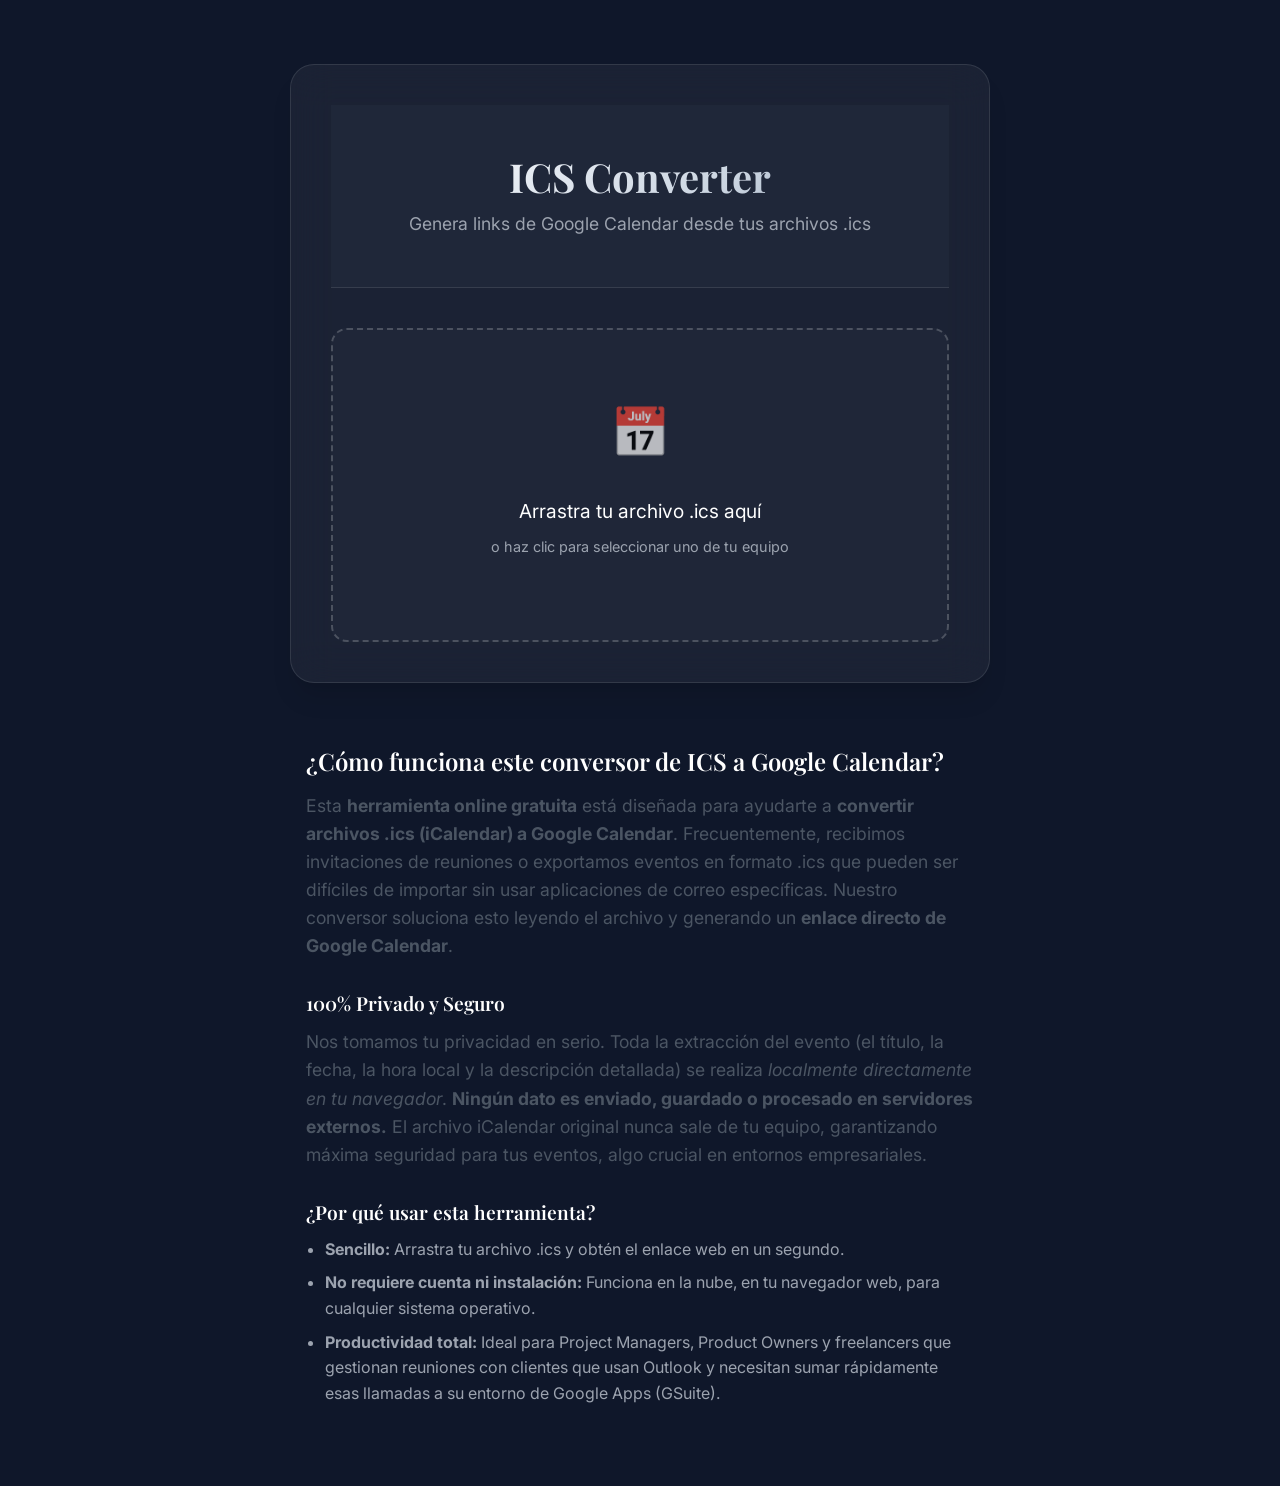
<file: icsconverter/index.html>
<!DOCTYPE html>
<html lang="es">

<head>
    <meta charset="UTF-8">
    <meta name="viewport" content="width=device-width, initial-scale=1.0">
    <title>Convertir ICS a Google Calendar — Extrae Links Fácilmente | Eric Concha</title>
    <meta name="description"
        content="Herramienta gratuita online para convertir archivos .ics (iCalendar) a enlaces directos de Google Calendar. Extrae fecha, hora y descripción de manera privada.">
    <meta name="keywords"
        content="ics a google calendar, convertir ics, abrir ics en google, ics to gcal, herramientas de productividad iCalendar">
    <meta name="author" content="Eric Concha">
    <meta name="creator" content="Eric Concha">

    <!-- Meta tags SEO, Canonical, y Open Graph (Redes Sociales) -->
    <link rel="canonical" href="https://ericconcha.com/icsconverter/">
    <meta property="og:title" content="Convertir ICS a Google Calendar — Extrae Links Fácilmente">
    <meta property="og:description"
        content="Herramienta rápida y gratuita para extraer enlaces de Google Calendar desde tus archivos .ics de manera privada y segura.">
    <meta property="og:type" content="website">
    <meta property="og:url" content="https://ericconcha.com/icsconverter/">
    <meta name="twitter:card" content="summary">

    <!-- Structured Data (JSON-LD) para la herramienta web -->
    <script type="application/ld+json">
    {
      "@context": "https://schema.org",
      "@type": "WebApplication",
      "name": "ICS to Google Calendar Converter",
      "url": "https://ericconcha.com/icsconverter/",
      "description": "Una herramienta gratuita en el navegador para extraer la información de eventos de archivos .ics y generar enlaces para añadir directamente a Google Calendar.",
      "applicationCategory": "UtilitiesApplication",
      "operatingSystem": "All",
      "offers": {
        "@type": "Offer",
        "price": "0",
        "priceCurrency": "USD"
      },
      "creator": {
        "@type": "Person",
        "name": "Eric Concha",
        "url": "https://ericconcha.com/"
      }
    }
    </script>

    <link rel="stylesheet" href="../style.css">
    <link
        href="https://fonts.googleapis.com/css2?family=Inter:wght@300;400;500;600;700&family=Playfair+Display:wght@400;500;600;700&display=swap"
        rel="stylesheet">
    <style>
        body {
            background-color: var(--bg-dark);
            color: var(--text-white);
            min-height: 100vh;
            display: flex;
            flex-direction: column;
            justify-content: center;
        }

        .tool-container {
            max-width: 700px;
            margin: 4rem auto;
            padding: 2.5rem;
            background: rgba(255, 255, 255, 0.05);
            backdrop-filter: blur(20px);
            border-radius: var(--radius-xl);
            border: 1px solid rgba(255, 255, 255, 0.1);
            box-shadow: var(--shadow-xl);
        }

        .tool-header {
            text-align: center;
            margin-bottom: 2.5rem;
        }

        .tool-header h1 {
            font-size: 2.5rem;
            margin-bottom: 0.5rem;
        }

        .tool-header p {
            color: var(--text-light);
            font-size: 1.1rem;
        }

        .drop-zone {
            border: 2px dashed rgba(255, 255, 255, 0.2);
            border-radius: var(--radius-lg);
            padding: 4rem 2rem;
            text-align: center;
            transition: var(--transition-normal);
            cursor: pointer;
            background: rgba(255, 255, 255, 0.02);
        }

        .drop-zone:hover,
        .drop-zone.drag-over {
            border-color: var(--primary-color);
            background: rgba(59, 130, 246, 0.05);
        }

        .drop-zone-icon {
            font-size: 3rem;
            margin-bottom: 1.5rem;
            display: block;
            opacity: 0.7;
        }

        .drop-zone-text {
            font-size: 1.2rem;
            color: var(--text-white);
            margin-bottom: 0.5rem;
        }

        .drop-zone-subtext {
            color: var(--text-light);
            font-size: 0.9rem;
        }

        .result-container {
            margin-top: 2.5rem;
            display: none;
            animation: fadeIn 0.5s ease-out;
        }

        @keyframes fadeIn {
            from {
                opacity: 0;
                transform: translateY(10px);
            }

            to {
                opacity: 1;
                transform: translateY(0);
            }
        }

        .result-card {
            background: rgba(255, 255, 255, 0.1);
            padding: 1.5rem;
            border-radius: var(--radius-md);
            margin-bottom: 1.5rem;
        }

        .result-title {
            font-weight: 600;
            color: var(--primary-light);
            margin-bottom: 0.5rem;
            font-family: var(--font-primary);
            text-transform: uppercase;
            font-size: 0.8rem;
            letter-spacing: 0.05em;
        }

        .result-value {
            font-size: 1.1rem;
            line-height: 1.5;
            color: var(--text-white);
        }

        .action-buttons {
            display: flex;
            gap: 1rem;
            margin-top: 2rem;
        }

        .btn-link {
            flex: 1;
            justify-content: center;
        }

        .error-message {
            color: #ef4444;
            text-align: center;
            margin-top: 1rem;
            display: none;
        }

        #fileInput {
            display: none;
        }
    </style>
</head>

<body>
    <div class="container">
        <div class="tool-container">
            <div class="tool-header">
                <h1 class="text-gradient">ICS Converter</h1>
                <p>Genera links de Google Calendar desde tus archivos .ics</p>
            </div>

            <div class="drop-zone" id="dropZone">
                <span class="drop-zone-icon">📅</span>
                <p class="drop-zone-text">Arrastra tu archivo .ics aquí</p>
                <p class="drop-zone-subtext">o haz clic para seleccionar uno de tu equipo</p>
                <input type="file" id="fileInput" accept=".ics">
            </div>

            <div id="error" class="error-message"></div>

            <div class="result-container" id="resultContainer">
                <div class="result-card">
                    <div class="result-title">Evento</div>
                    <div id="resSummary" class="result-value"></div>
                </div>
                <div class="result-card">
                    <div class="result-title">Fecha / Hora Local</div>
                    <div id="resDate" class="result-value"></div>
                </div>
                <div class="result-card">
                    <div class="result-title">Descripción</div>
                    <div id="resDesc" class="result-value"
                        style="white-space: pre-wrap; font-size: 0.95rem; color: var(--text-light); max-height: 200px; overflow-y: auto; padding-right: 10px;">
                    </div>
                </div>

                <div class="action-buttons">
                    <a id="gcalLink" href="#" target="_blank" class="btn-primary btn-link">
                        <span>Añadir a Google Calendar</span>
                        <svg width="20" height="20" viewBox="0 0 24 24" fill="none" stroke="currentColor"
                            stroke-width="2" stroke-linecap="round" stroke-linejoin="round">
                            <path d="M18 13v6a2 2 0 0 1-2 2H5a2 2 0 0 1-2-2V8a2 2 0 0 1 2-2h6"></path>
                            <polyline points="15 3 21 3 21 9"></polyline>
                            <line x1="10" y1="14" x2="21" y2="3"></line>
                        </svg>
                    </a>
                </div>
            </div>
        </div>

        <!-- SEO Content Section -->
        <div class="seo-content"
            style="max-width: 700px; margin: 0 auto; padding: 0 1rem 4rem 1rem; color: var(--text-light); text-align: left;">
            <h2 style="font-size: 1.5rem; margin-bottom: 1rem; color: var(--text-white);">¿Cómo funciona este conversor
                de ICS a Google Calendar?</h2>
            <p style="margin-bottom: 1rem; line-height: 1.6;">Esta <strong>herramienta online gratuita</strong> está
                diseñada para ayudarte a <strong>convertir archivos .ics (iCalendar) a Google Calendar</strong>.
                Frecuentemente, recibimos invitaciones de reuniones o exportamos eventos en formato .ics que pueden ser
                difíciles de importar sin usar aplicaciones de correo específicas. Nuestro conversor soluciona esto
                leyendo el archivo y generando un <strong>enlace directo de Google Calendar</strong>.</p>

            <h3 style="font-size: 1.2rem; margin-bottom: 0.8rem; color: var(--text-white); margin-top: 2rem;">100%
                Privado y Seguro</h3>
            <p style="margin-bottom: 1rem; line-height: 1.6;">Nos tomamos tu privacidad en serio. Toda la extracción del
                evento (el título, la fecha, la hora local y la descripción detallada) se realiza <em>localmente
                    directamente en tu navegador</em>. <strong>Ningún dato es enviado, guardado o procesado en
                    servidores externos.</strong> El archivo iCalendar original nunca sale de tu equipo, garantizando
                máxima seguridad para tus eventos, algo crucial en entornos empresariales.</p>

            <h3 style="font-size: 1.2rem; margin-bottom: 0.8rem; color: var(--text-white); margin-top: 2rem;">¿Por qué
                usar esta herramienta?</h3>
            <ul style="margin-bottom: 1rem; line-height: 1.6; padding-left: 1.2rem;">
                <li style="margin-bottom: 0.5rem;"><strong>Sencillo:</strong> Arrastra tu archivo .ics y obtén el enlace
                    web en un segundo.</li>
                <li style="margin-bottom: 0.5rem;"><strong>No requiere cuenta ni instalación:</strong> Funciona en la
                    nube, en tu navegador web, para cualquier sistema operativo.</li>
                <li style="margin-bottom: 0.5rem;"><strong>Productividad total:</strong> Ideal para Project Managers,
                    Product Owners y freelancers que gestionan reuniones con clientes que usan Outlook y necesitan sumar
                    rápidamente esas llamadas a su entorno de Google Apps (GSuite).</li>
            </ul>
        </div>
    </div>

    <script>
        const dropZone = document.getElementById('dropZone');
        const fileInput = document.getElementById('fileInput');
        const resultContainer = document.getElementById('resultContainer');
        const errorDiv = document.getElementById('error');

        // Click to upload
        dropZone.addEventListener('click', () => fileInput.click());

        // Drag & Drop events
        dropZone.addEventListener('dragover', (e) => {
            e.preventDefault();
            dropZone.classList.add('drag-over');
        });

        dropZone.addEventListener('dragleave', () => {
            dropZone.classList.remove('drag-over');
        });

        dropZone.addEventListener('drop', (e) => {
            e.preventDefault();
            dropZone.classList.remove('drag-over');
            const file = e.dataTransfer.files[0];
            if (file) handleFile(file);
        });

        fileInput.addEventListener('change', (e) => {
            const file = e.target.files[0];
            if (file) handleFile(file);
        });

        function handleFile(file) {
            if (!file.name.endsWith('.ics')) {
                showError('Por favor selecciona un archivo .ics válido.');
                return;
            }

            const reader = new FileReader();
            reader.onload = (e) => {
                const content = e.target.result;
                processICS(content);
            };
            reader.onerror = () => showError('Error al leer el archivo.');
            reader.readAsText(file);
        }

        function showError(msg) {
            errorDiv.style.display = 'block';
            errorDiv.textContent = msg;
            resultContainer.style.display = 'none';
        }

        function unescapeICS(str) {
            if (!str) return '';
            return str
                .replace(/\\,/g, ',')
                .replace(/\\;/g, ';')
                .replace(/\\n/g, '\n')
                .replace(/\\N/g, '\n')
                .replace(/\\\\/g, '\\');
        }

        function parseICSDate(icsDateString) {
            if (!icsDateString) return null;

            const year = parseInt(icsDateString.substring(0, 4), 10);
            const month = parseInt(icsDateString.substring(4, 6), 10) - 1;
            const day = parseInt(icsDateString.substring(6, 8), 10);
            let hour = 0, minute = 0, second = 0;
            let isUTC = false;

            if (icsDateString.includes('T')) {
                const timePart = icsDateString.split('T')[1];
                hour = parseInt(timePart.substring(0, 2), 10) || 0;
                minute = parseInt(timePart.substring(2, 4), 10) || 0;
                second = parseInt(timePart.substring(4, 6), 10) || 0;
                isUTC = timePart.includes('Z');
            } else if (icsDateString.endsWith('Z')) {
                isUTC = true;
            }

            if (isUTC) {
                return new Date(Date.UTC(year, month, day, hour, minute, second));
            } else {
                return new Date(year, month, day, hour, minute, second);
            }
        }

        function processICS(content) {
            try {
                // Handling line folding
                const lines = content.replace(/\r\n\s/g, '').replace(/\n\s/g, '').split(/\r?\n/);

                let data = {};
                let currentKey = '';

                // We'll iterate through lines. Some might be folded without spaces, but usually they start with space.
                // Our regex stripped spaces. If some description is split across lines, we need to handle it properly.

                // Let's do a better fold handling instead of regex replace.
                const originalLines = content.split(/\r?\n/);
                const unfoldedLines = [];
                for (let i = 0; i < originalLines.length; i++) {
                    const line = originalLines[i];
                    if (line.startsWith(' ') || line.startsWith('\t')) {
                        if (unfoldedLines.length > 0) {
                            unfoldedLines[unfoldedLines.length - 1] += line.substring(1);
                        }
                    } else {
                        unfoldedLines.push(line);
                    }
                }

                unfoldedLines.forEach(line => {
                    const colonIndex = line.indexOf(':');
                    if (colonIndex === -1) return;

                    const key = line.substring(0, colonIndex).split(';')[0]; // Handle parameters like ;VALUE=DATE-TIME
                    const value = line.substring(colonIndex + 1);

                    data[key] = value;
                });

                if (!data.SUMMARY || !data.DTSTART) {
                    throw new Error('El archivo no parece contener un evento válido.');
                }

                const summary = unescapeICS(data.SUMMARY);
                const description = unescapeICS(data.DESCRIPTION || '');
                const location = unescapeICS(data.LOCATION || '');
                const dtStartStr = data.DTSTART.replace(/[^0-9TZ]/g, '');
                const dtEndStr = (data.DTEND || data.DTSTART).replace(/[^0-9TZ]/g, '');

                const startDate = parseICSDate(dtStartStr);
                const endDate = parseICSDate(dtEndStr);

                // Format for GCal: YYYYMMDDTHHMMSSZ/YYYYMMDDTHHMMSSZ
                const dates = `${dtStartStr}/${dtEndStr}`;

                // Display results
                document.getElementById('resSummary').textContent = summary;

                let dateDisplay = '';
                if (startDate) {
                    const dateOptions = { weekday: 'long', year: 'numeric', month: 'long', day: 'numeric', hour: '2-digit', minute: '2-digit' };
                    dateDisplay = startDate.toLocaleString('es-ES', dateOptions);
                    if (endDate && endDate.getTime() !== startDate.getTime()) {
                        dateDisplay += ` - ${endDate.toLocaleTimeString('es-ES', { hour: '2-digit', minute: '2-digit' })}`;
                    }
                } else {
                    dateDisplay = 'Fecha no disponible';
                }

                // Capitalize first letter of Date Display
                if (dateDisplay.length > 0) {
                    dateDisplay = dateDisplay.charAt(0).toUpperCase() + dateDisplay.slice(1);
                }

                document.getElementById('resDate').textContent = dateDisplay;
                document.getElementById('resDesc').textContent = description || 'Sin descripción detallada.';

                const gcalBase = 'https://calendar.google.com/calendar/render?action=TEMPLATE';
                const gcalLink = `${gcalBase}&text=${encodeURIComponent(summary)}&dates=${dates}&details=${encodeURIComponent(description)}&location=${encodeURIComponent(location)}`;

                document.getElementById('gcalLink').href = gcalLink;

                errorDiv.style.display = 'none';
                resultContainer.style.display = 'block';
            } catch (err) {
                console.error(err);
                showError('Error al procesar el archivo: ' + err.message);
            }
        }
    </script>
</body>

</html>
</file>
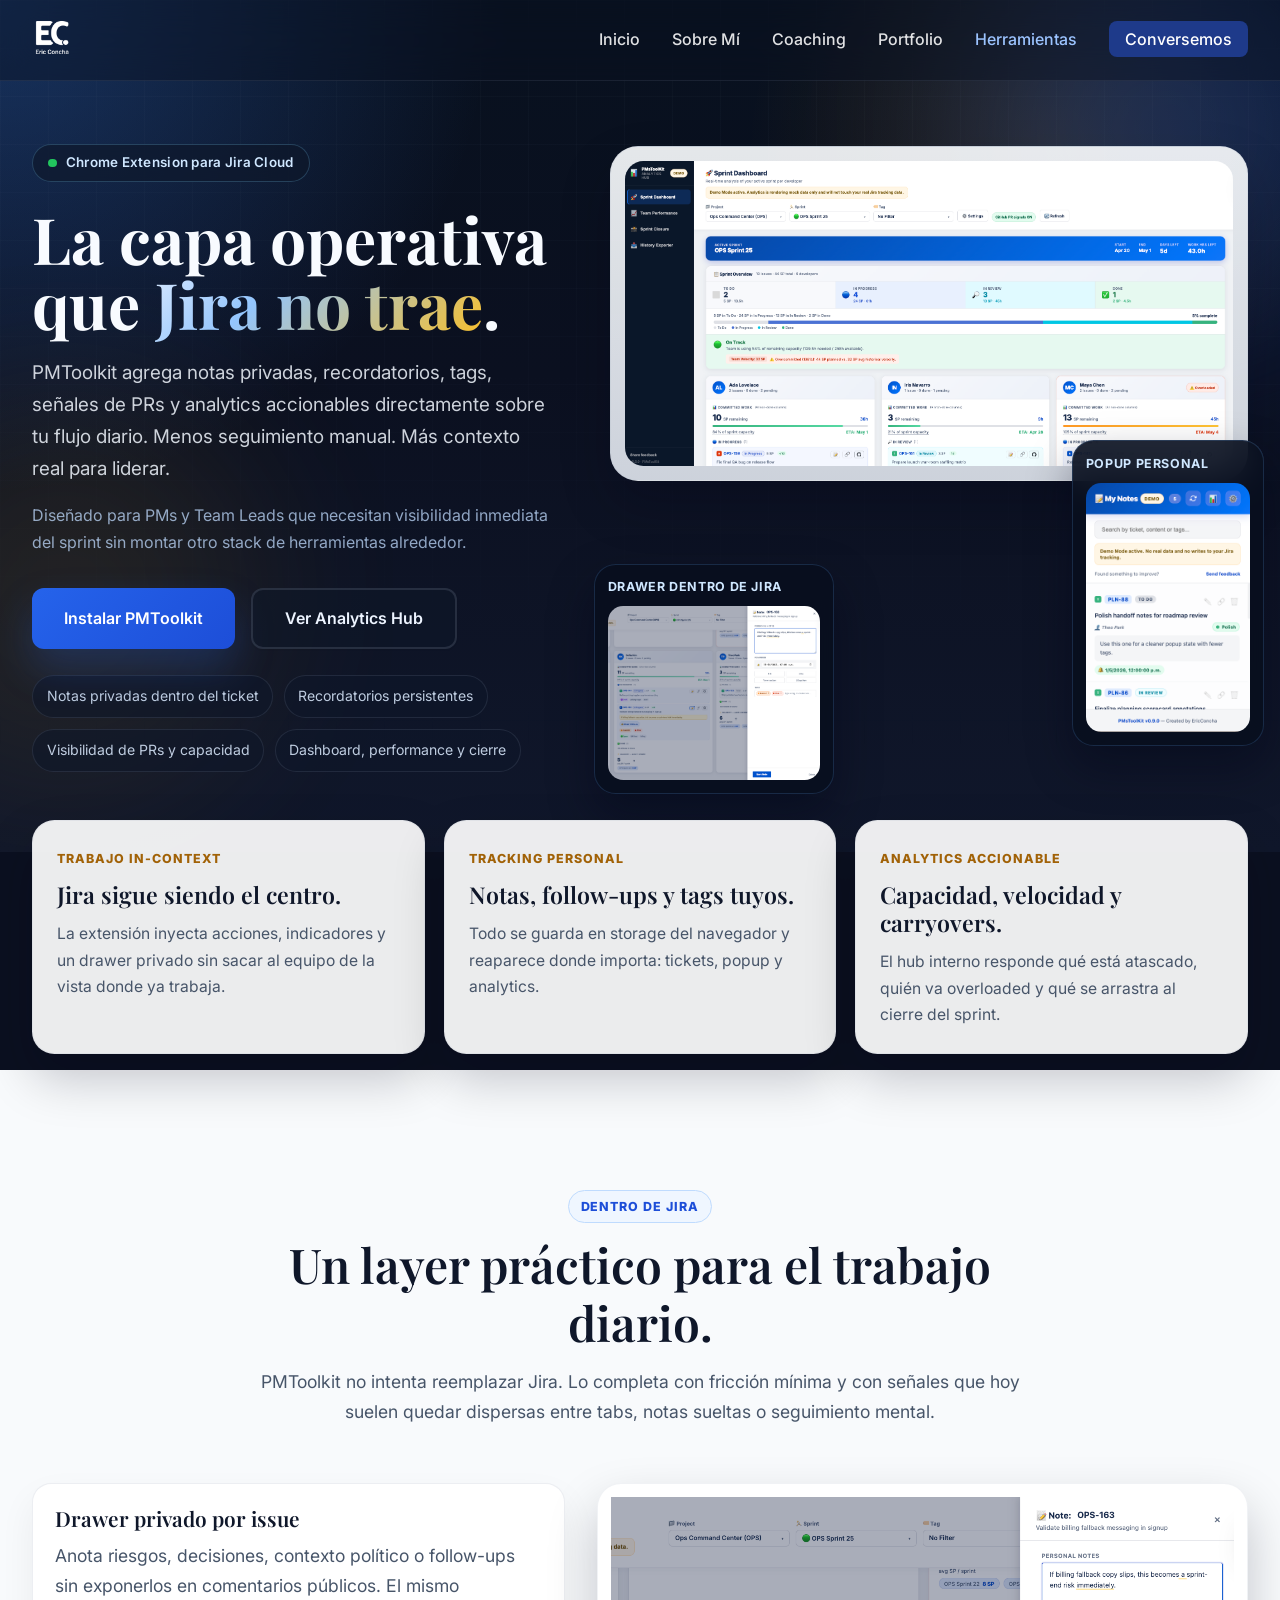
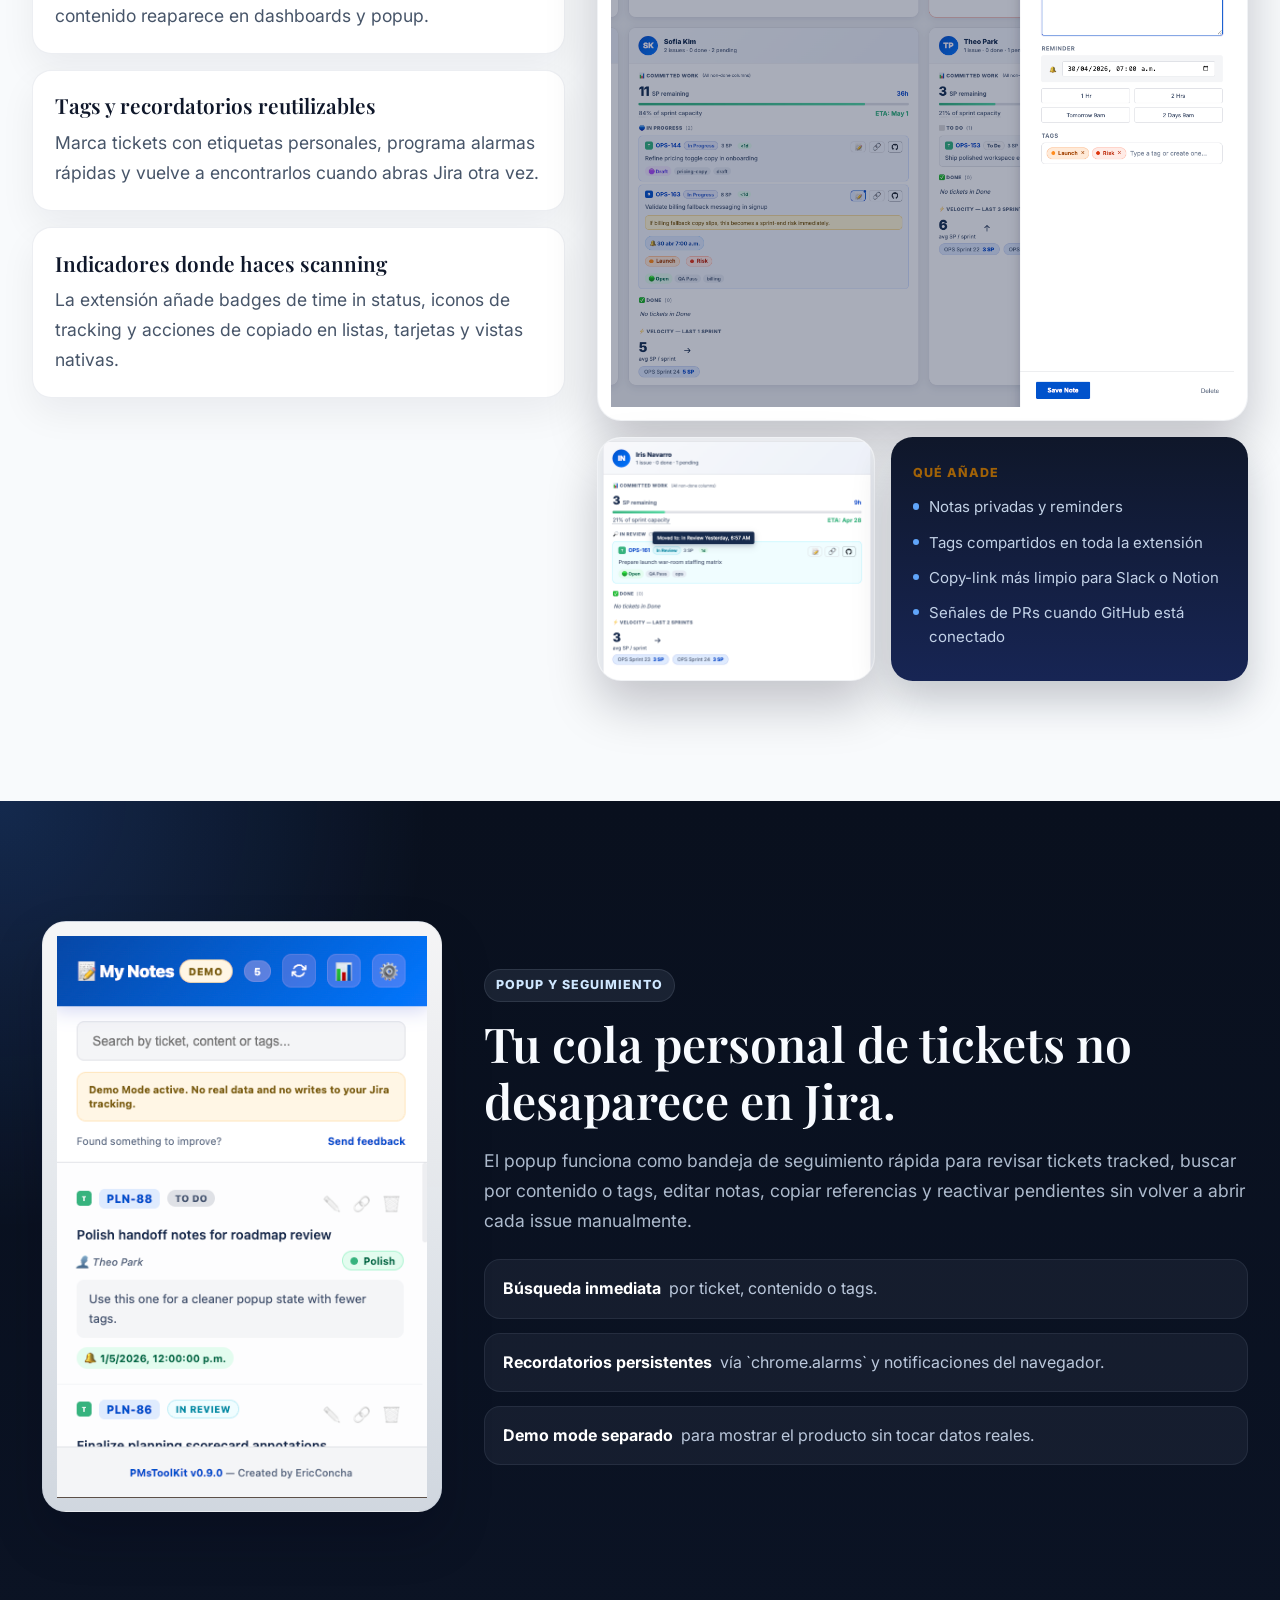
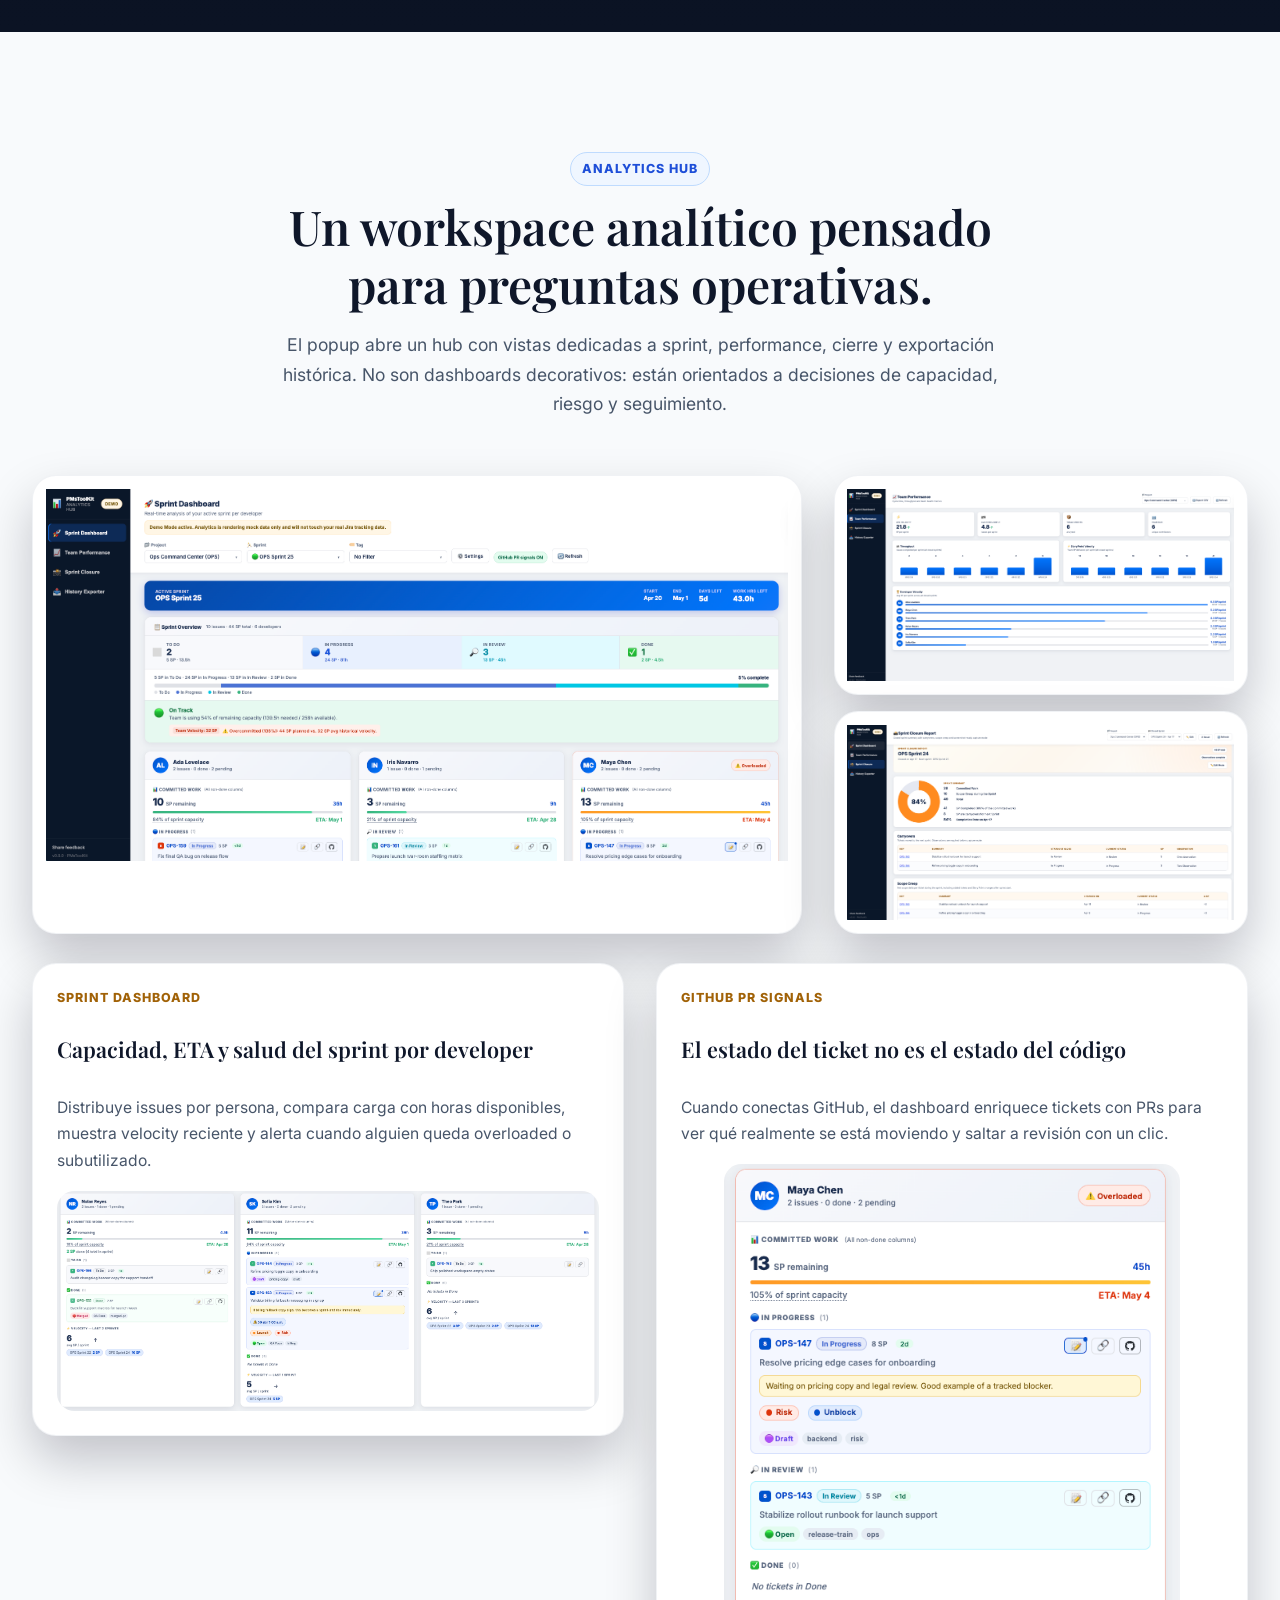
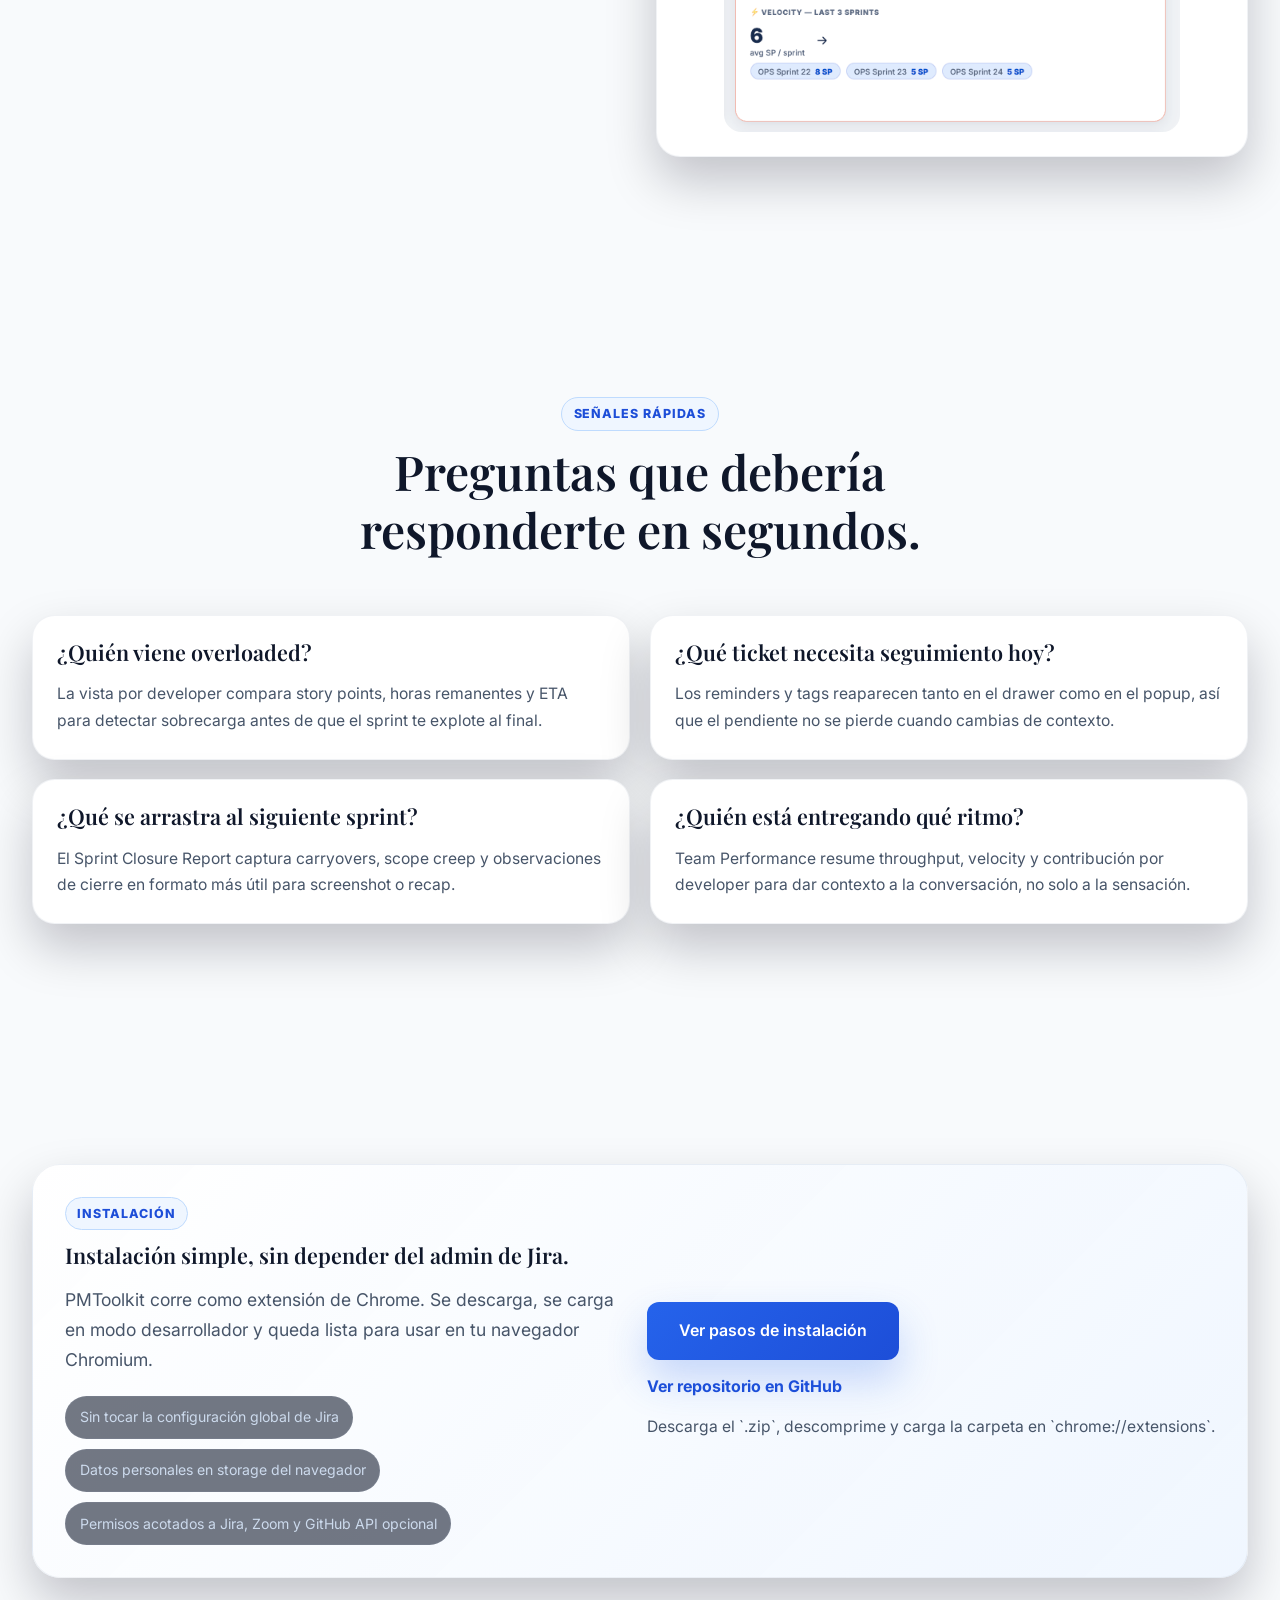
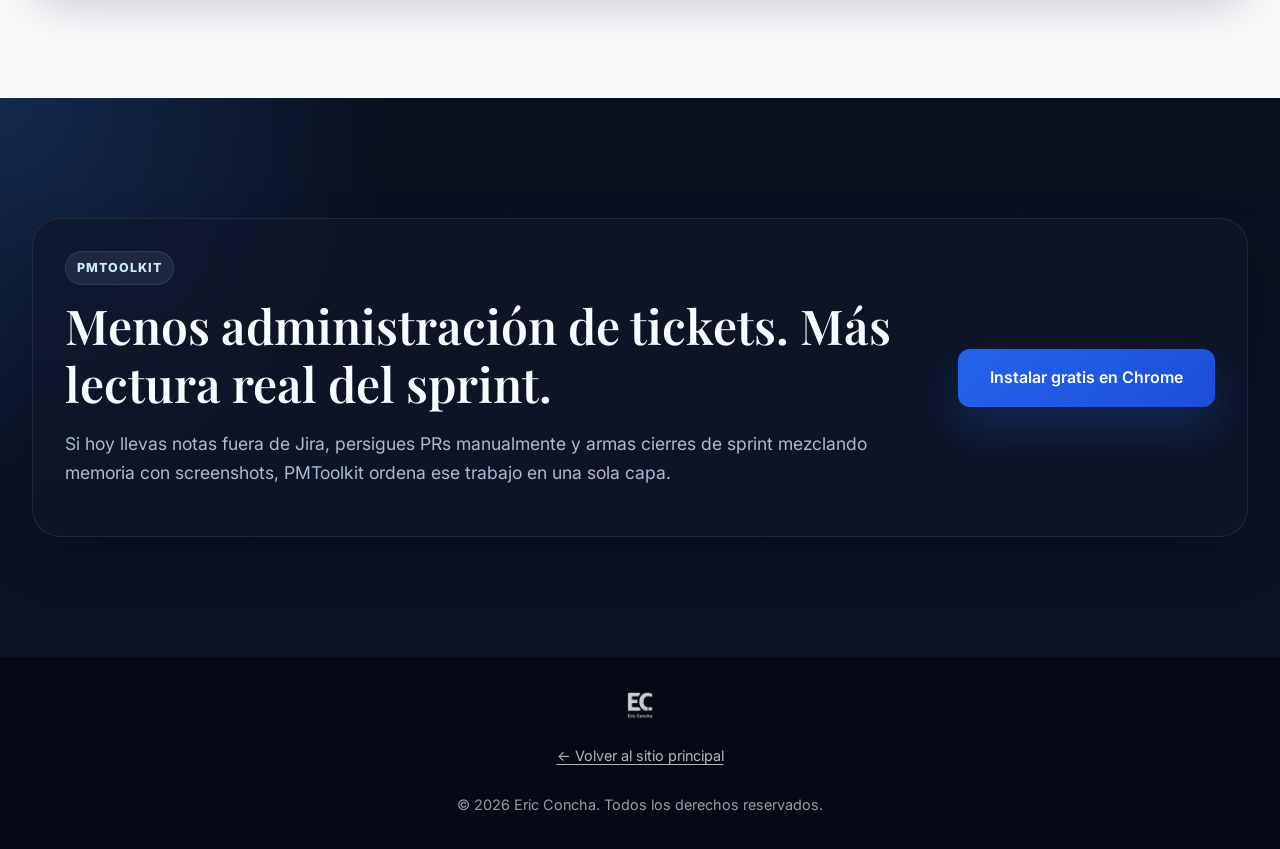
<file: pmtoolkit/index.html>
<!DOCTYPE html>
<html lang="es">

<head>
    <meta charset="UTF-8">
    <meta name="viewport" content="width=device-width, initial-scale=1.0">
    <title>PMToolkit - La capa operativa que Jira no trae</title>
    <meta name="description"
        content="PMToolkit es una extensión de Chrome para Jira Cloud que agrega notas privadas, recordatorios, tags, visibilidad de PRs y un hub analítico para sprint dashboards, team performance y cierre de sprint.">
    <meta name="author" content="Eric Concha">
    <link rel="canonical" href="https://ericconcha.com/pmtoolkit/">
    <meta property="og:title" content="PMToolkit - La capa operativa que Jira no trae">
    <meta property="og:description"
        content="Notas privadas, recordatorios, tags, PR signals y analytics accionables sin salir de Jira.">
    <meta property="og:type" content="website">
    <meta property="og:url" content="https://ericconcha.com/pmtoolkit/">
    <meta property="og:image"
        content="https://ericconcha.com/assets/Sprint%20Dashboard%20-%20General%20Status.png">
    <meta name="twitter:card" content="summary_large_image">
    <meta name="twitter:image"
        content="https://ericconcha.com/assets/Sprint%20Dashboard%20-%20General%20Status.png">
    <script type="application/ld+json">
    {
      "@context": "https://schema.org",
      "@type": "SoftwareApplication",
      "name": "PMToolkit",
      "operatingSystem": "ChromeOS, Windows, macOS",
      "applicationCategory": "BusinessApplication",
      "offers": {
        "@type": "Offer",
        "price": "0",
        "priceCurrency": "USD"
      },
      "author": {
        "@type": "Person",
        "name": "Eric Concha",
        "url": "https://ericconcha.com"
      },
      "description": "Extensión de Chrome para Jira Cloud con notas privadas, recordatorios, tags y analytics de sprint para PMs y Team Leads."
    }
    </script>
    <link rel="stylesheet" href="../style.css">
    <link rel="stylesheet" href="pmtoolkit.css">
    <link
        href="https://fonts.googleapis.com/css2?family=Inter:wght@300;400;500;600;700;800&amp;family=Playfair+Display:wght@500;600;700&amp;display=swap"
        rel="stylesheet">
    <link rel="icon" href="../images/logos/ec-logo-white.png" type="image/x-icon">
</head>

<body class="pmtoolkit-page">

    <nav class="navbar">
        <div class="nav-container">
            <div class="nav-logo">
                <a href="../index.html">
                    <img src="../images/logos/ec-logo-white.png" alt="Eric Concha Logo">
                </a>
            </div>
            <ul class="nav-menu">
                <li><a href="../index.html">Inicio</a></li>
                <li><a href="../index.html#about">Sobre Mí</a></li>
                <li><a href="../index.html#coaching">Coaching</a></li>
                <li><a href="../index.html#portfolio">Portfolio</a></li>
                <li><a href="../index.html#herramientas" class="active-nav">Herramientas</a></li>
                <li><a href="../index.html#contacto" class="nav-cta">Conversemos</a></li>
            </ul>
            <div class="nav-toggle">
                <span></span>
                <span></span>
                <span></span>
            </div>
        </div>
    </nav>

    <section class="pm-hero">
        <div class="pm-hero-bg">
            <div class="pm-glow pm-glow-a"></div>
            <div class="pm-glow pm-glow-b"></div>
            <div class="pm-grid"></div>
        </div>
        <div class="container">
            <div class="pm-hero-layout">
                <div class="pm-hero-copy pm-reveal">
                    <div class="pm-badge">
                        <span class="pm-badge-dot"></span>
                        <span>Chrome Extension para Jira Cloud</span>
                    </div>
                    <h1>La capa operativa que <span class="pm-text-highlight">Jira no trae</span>.</h1>
                    <p class="pm-hero-lead">
                        PMToolkit agrega notas privadas, recordatorios, tags, señales de PRs y analytics accionables
                        directamente sobre tu flujo diario. Menos seguimiento manual. Más contexto real para liderar.
                    </p>
                    <p class="pm-hero-sub">
                        Diseñado para PMs y Team Leads que necesitan visibilidad inmediata del sprint sin montar otro
                        stack de herramientas alrededor.
                    </p>
                    <div class="pm-hero-actions">
                        <a href="install.html" class="btn-primary pm-cta-main">Instalar PMToolkit</a>
                        <a href="#analytics" class="btn-secondary pm-cta-secondary">Ver Analytics Hub</a>
                    </div>
                    <div class="pm-hero-pills">
                        <span>Notas privadas dentro del ticket</span>
                        <span>Recordatorios persistentes</span>
                        <span>Visibilidad de PRs y capacidad</span>
                        <span>Dashboard, performance y cierre</span>
                    </div>
                </div>

                <div class="pm-hero-visual pm-reveal">
                    <div class="pm-hero-window">
                        <img src="../assets/Sprint%20Dashboard%20-%20General%20Status.png"
                            alt="Vista general del Sprint Dashboard de PMToolkit">
                    </div>
                    <div class="pm-floating-card pm-floating-popup">
                        <div class="pm-floating-label">Popup personal</div>
                        <img src="../assets/PopUp%20with%20Notes.png"
                            alt="Popup de PMToolkit con notas y tickets tracked">
                    </div>
                    <div class="pm-floating-card pm-floating-note">
                        <div class="pm-floating-label">Drawer dentro de Jira</div>
                        <img src="../assets/Internal%20Notes%20-%20Include%20Tags%20and%20Reminder.png"
                            alt="Drawer de notas privadas con tags y reminder">
                    </div>
                </div>
            </div>
        </div>
    </section>

    <section class="pm-proof-strip">
        <div class="container">
            <div class="pm-proof-grid pm-reveal">
                <article class="pm-proof-card">
                    <span class="pm-proof-kicker">Trabajo in-context</span>
                    <h2>Jira sigue siendo el centro.</h2>
                    <p>La extensión inyecta acciones, indicadores y un drawer privado sin sacar al equipo de la vista
                        donde ya trabaja.</p>
                </article>
                <article class="pm-proof-card">
                    <span class="pm-proof-kicker">Tracking personal</span>
                    <h2>Notas, follow-ups y tags tuyos.</h2>
                    <p>Todo se guarda en storage del navegador y reaparece donde importa: tickets, popup y analytics.
                    </p>
                </article>
                <article class="pm-proof-card">
                    <span class="pm-proof-kicker">Analytics accionable</span>
                    <h2>Capacidad, velocidad y carryovers.</h2>
                    <p>El hub interno responde qué está atascado, quién va overloaded y qué se arrastra al cierre del
                        sprint.</p>
                </article>
            </div>
        </div>
    </section>

    <section id="features" class="section pm-core-section">
        <div class="container">
            <div class="pm-section-heading pm-reveal">
                <span class="pm-section-tag">Dentro de Jira</span>
                <h2>Un layer práctico para el trabajo diario.</h2>
                <p>PMToolkit no intenta reemplazar Jira. Lo completa con fricción mínima y con señales que hoy suelen
                    quedar dispersas entre tabs, notas sueltas o seguimiento mental.</p>
            </div>

            <div class="pm-feature-layout">
                <div class="pm-feature-copy pm-reveal">
                    <article class="pm-feature-point">
                        <h3>Drawer privado por issue</h3>
                        <p>Anota riesgos, decisiones, contexto político o follow-ups sin exponerlos en comentarios
                            públicos. El mismo contenido reaparece en dashboards y popup.</p>
                    </article>
                    <article class="pm-feature-point">
                        <h3>Tags y recordatorios reutilizables</h3>
                        <p>Marca tickets con etiquetas personales, programa alarmas rápidas y vuelve a encontrarlos
                            cuando abras Jira otra vez.</p>
                    </article>
                    <article class="pm-feature-point">
                        <h3>Indicadores donde haces scanning</h3>
                        <p>La extensión añade badges de time in status, iconos de tracking y acciones de copiado en
                            listas, tarjetas y vistas nativas.</p>
                    </article>
                </div>

                <div class="pm-feature-visual pm-reveal">
                    <figure class="pm-shot-card pm-shot-large">
                        <img src="../assets/Internal%20Notes%20-%20Include%20Tags%20and%20Reminder.png"
                            alt="Panel lateral de notas privadas dentro de PMToolkit">
                    </figure>
                    <div class="pm-shot-stack">
                        <figure class="pm-shot-card">
                            <img src="../assets/Sprint%20Dashboard%20-%20Time%20In%20Status.png"
                                alt="Tooltip de time in status sobre un ticket">
                        </figure>
                        <div class="pm-mini-callout">
                            <span class="pm-mini-kicker">Qué añade</span>
                            <ul>
                                <li>Notas privadas y reminders</li>
                                <li>Tags compartidos en toda la extensión</li>
                                <li>Copy-link más limpio para Slack o Notion</li>
                                <li>Señales de PRs cuando GitHub está conectado</li>
                            </ul>
                        </div>
                    </div>
                </div>
            </div>
        </div>
    </section>

    <section class="section section-dark pm-tracking-section">
        <div class="container">
            <div class="pm-tracking-grid">
                <div class="pm-tracking-visual pm-reveal">
                    <figure class="pm-device-shot">
                        <img src="../assets/PopUp%20with%20Notes.png"
                            alt="Popup de PMToolkit para revisar notas, reminders y tickets">
                    </figure>
                </div>
                <div class="pm-tracking-copy pm-reveal">
                    <span class="pm-section-tag pm-section-tag-dark">Popup y seguimiento</span>
                    <h2>Tu cola personal de tickets no desaparece en Jira.</h2>
                    <p>El popup funciona como bandeja de seguimiento rápida para revisar tickets tracked, buscar por
                        contenido o tags, editar notas, copiar referencias y reactivar pendientes sin volver a abrir
                        cada issue manualmente.</p>
                    <div class="pm-tracking-list">
                        <div class="pm-tracking-item">
                            <strong>Búsqueda inmediata</strong>
                            <span>por ticket, contenido o tags.</span>
                        </div>
                        <div class="pm-tracking-item">
                            <strong>Recordatorios persistentes</strong>
                            <span>vía `chrome.alarms` y notificaciones del navegador.</span>
                        </div>
                        <div class="pm-tracking-item">
                            <strong>Demo mode separado</strong>
                            <span>para mostrar el producto sin tocar datos reales.</span>
                        </div>
                    </div>
                </div>
            </div>
        </div>
    </section>

    <section id="analytics" class="section pm-analytics-section">
        <div class="container">
            <div class="pm-section-heading pm-reveal">
                <span class="pm-section-tag">Analytics Hub</span>
                <h2>Un workspace analítico pensado para preguntas operativas.</h2>
                <p>El popup abre un hub con vistas dedicadas a sprint, performance, cierre y exportación histórica.
                    No son dashboards decorativos: están orientados a decisiones de capacidad, riesgo y seguimiento.
                </p>
            </div>

            <div class="pm-analytics-showcase pm-reveal">
                <figure class="pm-analytics-main">
                    <img src="../assets/Sprint%20Dashboard%20-%20General%20Status.png"
                        alt="Sprint Dashboard de PMToolkit con overview y cards por developer">
                </figure>
                <div class="pm-analytics-side">
                    <figure class="pm-analytics-card">
                        <img src="../assets/Team%20Performance%20Tab.png"
                            alt="Tab de Team Performance con throughput y velocity">
                    </figure>
                    <figure class="pm-analytics-card">
                        <img src="../assets/Sprint%20Closure%20Report.png"
                            alt="Reporte de cierre de sprint con carryovers y scope creep">
                    </figure>
                </div>
            </div>

            <div class="pm-analytics-grid">
                <article class="pm-analytic-card pm-reveal">
                    <span class="pm-analytic-label">Sprint Dashboard</span>
                    <h3>Capacidad, ETA y salud del sprint por developer</h3>
                    <p>Distribuye issues por persona, compara carga con horas disponibles, muestra velocity reciente y
                        alerta cuando alguien queda overloaded o subutilizado.</p>
                    <img src="../assets/Sprint%20Dashboard%20-%203%20perople%20Status.png"
                        alt="Tres cards de developer dentro del Sprint Dashboard">
                </article>
                <article class="pm-analytic-card pm-analytic-card-narrow-image pm-reveal">
                    <span class="pm-analytic-label">GitHub PR Signals</span>
                    <h3>El estado del ticket no es el estado del código</h3>
                    <p>Cuando conectas GitHub, el dashboard enriquece tickets con PRs para ver qué realmente se está
                        moviendo y saltar a revisión con un clic.</p>
                    <img src="../assets/Sprint%20Dashboard%20-%201%20Dev%20Status%20with%20GH%20PRs.png"
                        alt="Card de developer con pull requests vinculados">
                </article>
            </div>
        </div>
    </section>

    <section class="section section-light pm-questions-section">
        <div class="container">
            <div class="pm-section-heading pm-reveal">
                <span class="pm-section-tag">Señales rápidas</span>
                <h2>Preguntas que debería responderte en segundos.</h2>
            </div>
            <div class="pm-question-grid">
                <article class="pm-question-card pm-reveal">
                    <h3>¿Quién viene overloaded?</h3>
                    <p>La vista por developer compara story points, horas remanentes y ETA para detectar sobrecarga
                        antes de que el sprint te explote al final.</p>
                </article>
                <article class="pm-question-card pm-reveal">
                    <h3>¿Qué ticket necesita seguimiento hoy?</h3>
                    <p>Los reminders y tags reaparecen tanto en el drawer como en el popup, así que el pendiente no se
                        pierde cuando cambias de contexto.</p>
                </article>
                <article class="pm-question-card pm-reveal">
                    <h3>¿Qué se arrastra al siguiente sprint?</h3>
                    <p>El Sprint Closure Report captura carryovers, scope creep y observaciones de cierre en formato más
                        útil para screenshot o recap.</p>
                </article>
                <article class="pm-question-card pm-reveal">
                    <h3>¿Quién está entregando qué ritmo?</h3>
                    <p>Team Performance resume throughput, velocity y contribución por developer para dar contexto a la
                        conversación, no solo a la sensación.</p>
                </article>
            </div>
        </div>
    </section>

    <section id="install" class="section pm-install-section">
        <div class="container">
            <div class="pm-install-shell pm-reveal">
                <div class="pm-install-copy">
                    <span class="pm-section-tag">Instalación</span>
                    <h2>Instalación simple, sin depender del admin de Jira.</h2>
                    <p>PMToolkit corre como extensión de Chrome. Se descarga, se carga en modo desarrollador y queda
                        lista para usar en tu navegador Chromium.</p>
                    <div class="pm-install-points">
                        <span>Sin tocar la configuración global de Jira</span>
                        <span>Datos personales en storage del navegador</span>
                        <span>Permisos acotados a Jira, Zoom y GitHub API opcional</span>
                    </div>
                </div>
                <div class="pm-install-actions">
                    <a href="install.html" class="btn-primary pm-cta-main">Ver pasos de instalación</a>
                    <a href="https://github.com/ericconchaparra/pmtoolkit" class="pm-repo-link" target="_blank"
                        rel="noopener noreferrer">Ver repositorio en GitHub</a>
                    <p>Descarga el `.zip`, descomprime y carga la carpeta en `chrome://extensions`.</p>
                </div>
            </div>
        </div>
    </section>

    <section class="section section-dark pm-final-cta">
        <div class="container">
            <div class="pm-final-shell pm-reveal">
                <div class="pm-final-copy">
                    <span class="pm-section-tag pm-section-tag-dark">PMToolkit</span>
                    <h2>Menos administración de tickets. Más lectura real del sprint.</h2>
                    <p>Si hoy llevas notas fuera de Jira, persigues PRs manualmente y armas cierres de sprint mezclando
                        memoria con screenshots, PMToolkit ordena ese trabajo en una sola capa.</p>
                </div>
                <a href="install.html" class="btn-primary pm-cta-main pm-final-button">Instalar gratis en Chrome</a>
            </div>
        </div>
    </section>

    <footer class="footer">
        <div class="container">
            <div class="footer-content">
                <div class="footer-logo">
                    <img src="../images/logos/ec-logo-white.png" alt="Eric Concha Logo">
                </div>
                <div class="footer-links-container">
                    <div class="footer-mini-links">
                        <a href="../index.html">← Volver al sitio principal</a>
                    </div>
                    <p>© <span id="year"></span> Eric Concha. Todos los derechos reservados.</p>
                </div>
            </div>
        </div>
    </footer>

    <script>
        document.getElementById('year').textContent = new Date().getFullYear();

        const navToggle = document.querySelector('.nav-toggle');
        const navMenu = document.querySelector('.nav-menu');

        navToggle.addEventListener('click', () => {
            navToggle.classList.toggle('active');
            navMenu.classList.toggle('active');
        });

        document.querySelectorAll('.nav-menu a').forEach((link) => {
            link.addEventListener('click', () => {
                navToggle.classList.remove('active');
                navMenu.classList.remove('active');
            });
        });

        document.querySelectorAll('a[href^="#"]').forEach((anchor) => {
            anchor.addEventListener('click', (event) => {
                const target = document.querySelector(anchor.getAttribute('href'));
                if (!target) {
                    return;
                }

                event.preventDefault();
                target.scrollIntoView({ behavior: 'smooth', block: 'start' });
            });
        });

        window.addEventListener('scroll', () => {
            const navbar = document.querySelector('.navbar');
            navbar.classList.toggle('scrolled', window.scrollY > 40);
        });

        const revealObserver = new IntersectionObserver((entries) => {
            entries.forEach((entry) => {
                if (entry.isIntersecting) {
                    entry.target.classList.add('is-visible');
                }
            });
        }, { threshold: 0.18, rootMargin: '0px 0px -40px 0px' });

        document.querySelectorAll('.pm-reveal').forEach((element) => {
            revealObserver.observe(element);
        });
    </script>
</body>

</html>
</file>
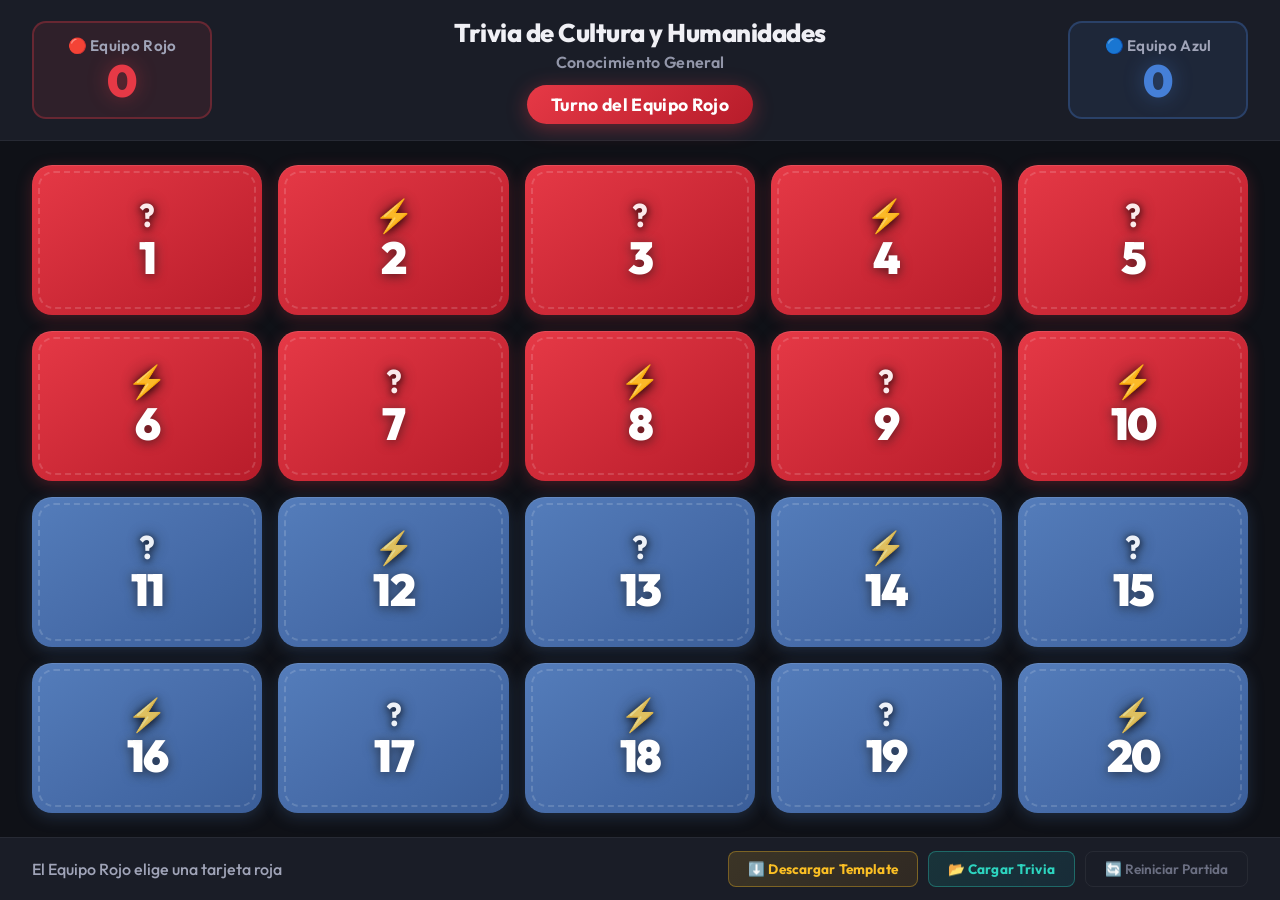
<file: trivia/index.html>
<!DOCTYPE html>
<html lang="es">

<head>
    <meta charset="UTF-8">
    <meta name="viewport" content="width=device-width, initial-scale=1.0">
    <meta name="description"
        content="Trivia interactiva para reuniones de iglesia - Juego de preguntas y desafíos entre dos equipos">
    <title>Trivias</title>
    <link rel="preconnect" href="https://fonts.googleapis.com">
    <link rel="preconnect" href="https://fonts.gstatic.com" crossorigin>
    <link href="https://fonts.googleapis.com/css2?family=Outfit:wght@400;600;700;800;900&display=swap" rel="stylesheet">
    <link rel="stylesheet" href="styles.css">
</head>

<body>
    <div id="app">
        <!-- Error Screen -->
        <div id="error-screen" class="screen hidden">
            <div class="error-container">
                <div class="error-icon">⚠️</div>
                <h1>Error al cargar la trivia</h1>
                <p id="error-message"></p>
            </div>
        </div>

        <!-- Game Screen -->
        <div id="game-screen" class="screen">
            <!-- Top Bar -->
            <header id="top-bar">
                <div class="header-content">
                    <div class="score-panel score-red">
                        <span class="team-label">🔴 Equipo Rojo</span>
                        <span class="score-value" id="score-red">0</span>
                    </div>
                    <div class="center-info">
                        <h1 id="game-title" class="game-title">Trivia</h1>
                        <p id="game-theme" class="game-theme"></p>
                        <div id="turn-indicator" class="turn-indicator turn-red">
                            Turno del Equipo Rojo
                        </div>
                    </div>
                    <div class="score-panel score-blue">
                        <span class="team-label">🔵 Equipo Azul</span>
                        <span class="score-value" id="score-blue">0</span>
                    </div>
                </div>
            </header>

            <!-- Board -->
            <main id="board" class="board">
                <!-- Cards will be injected here -->
            </main>

            <!-- Bottom Bar -->
            <footer id="bottom-bar">
                <button id="mobile-footer-toggle" class="mobile-footer-toggle" type="button"
                    aria-label="Abrir acciones del juego" aria-controls="bottom-bar-content" aria-expanded="false"
                    onclick="game.toggleMobileFooter()">☰</button>
                <div id="bottom-bar-content" class="bottom-bar-content">
                    <p id="help-text" class="help-text">El Equipo Rojo elige una tarjeta roja</p>
                    <div class="footer-actions">
                        <!-- Hidden file input -->
                        <input type="file" id="import-file-input" accept=".js" style="display:none"
                            onchange="game.handleImportFile(this)">
                        <button id="btn-download-template" class="btn-download-template"
                            onclick="game.openDownloadTemplateModal()">⬇️ Descargar Template</button>
                        <button id="btn-import" class="btn-import"
                            onclick="game.openImportModal()">📂 Cargar Trivia</button>
                        <button id="btn-restart" class="btn-restart" onclick="game.restart()">🔄 Reiniciar Partida</button>
                    </div>
                </div>
            </footer>
        </div>

        <!-- Modal Overlay -->
        <div id="modal-overlay" class="modal-overlay hidden">
            <div id="modal" class="modal">
                <!-- Multiple Choice Modal -->
                <div id="modal-question" class="modal-content hidden">
                    <div id="modal-team-badge-q" class="modal-team-badge">Equipo Rojo</div>
                    <div class="modal-type">📝 Pregunta</div>
                    <h2 id="modal-question-text" class="modal-question-text"></h2>
                    <div id="modal-options" class="modal-options">
                        <!-- Options injected here -->
                    </div>
                </div>

                <!-- Feedback Modal -->
                <div id="modal-feedback" class="modal-content hidden">
                    <div id="feedback-icon" class="feedback-icon"></div>
                    <h2 id="feedback-text" class="feedback-text"></h2>
                    <p id="feedback-correct-answer" class="feedback-correct-answer"></p>
                </div>

                <!-- Challenge Modal -->
                <div id="modal-challenge" class="modal-content hidden">
                    <div id="modal-team-badge-c" class="modal-team-badge">Equipo Rojo</div>
                    <div class="modal-type">⚡ Desafío Rápido</div>

                    <!-- Phase 1: Pre-reveal (just the reveal button) -->
                    <div id="challenge-pre-reveal" class="challenge-pre-reveal">
                        <p class="challenge-pre-reveal-hint">Presiona el botón para ver el desafío</p>
                        <button id="btn-reveal-challenge" class="btn-reveal-challenge" onclick="game.revealChallenge()">
                            👁 Revelar Desafío
                        </button>
                    </div>

                    <!-- Phase 2: Prompt + start button (hidden until reveal) -->
                    <div id="challenge-revealed" class="challenge-revealed hidden">
                        <h2 id="modal-challenge-text" class="modal-challenge-text"></h2>

                        <div id="challenge-timer" class="challenge-timer hidden">
                            <div id="timer-value" class="timer-value">5</div>
                            <div class="timer-label">segundos</div>
                            <div id="timer-ring" class="timer-ring">
                                <svg viewBox="0 0 120 120">
                                    <circle class="timer-ring-bg" cx="60" cy="60" r="54" />
                                    <circle id="timer-ring-progress" class="timer-ring-progress" cx="60" cy="60"
                                        r="54" />
                                </svg>
                            </div>
                        </div>

                        <button id="btn-start-challenge" class="btn-start-challenge"
                            onclick="game.startChallengeTimer()">
                            ▶ Iniciar Cuenta Regresiva
                        </button>

                        <div id="challenge-result-buttons" class="challenge-result-buttons hidden">
                            <button class="btn-challenge-result btn-success"
                                onclick="game.resolveChallengeResult(true)">
                                ✅ Lo logró
                            </button>
                            <button class="btn-challenge-result btn-fail" onclick="game.resolveChallengeResult(false)">
                                ❌ No lo logró
                            </button>
                        </div>
                    </div>
                </div>
            </div>
        </div>

        <!-- Time-Up Overlay -->
        <div id="timeup-overlay" class="timeup-overlay hidden">
            <div class="timeup-text">⏱ ¡TIEMPO!</div>
        </div>

        <!-- Download Template Info Modal -->
        <div id="template-overlay" class="modal-overlay hidden">
            <div class="modal template-modal">
                <div class="template-modal-icon">🤖</div>
                <h2 class="template-modal-title">¿Cómo crear tu propia Trivia?</h2>
                <ol class="template-steps">
                    <li>
                        <span class="step-num">1</span>
                        <span>Obtén el template: <strong>descárgalo</strong> como archivo <code>.js</code> o <strong>copia el código</strong> directamente al portapapeles — lo que te resulte más cómodo.</span>
                    </li>
                    <li>
                        <span class="step-num">2</span>
                        <span>Pégalo en ChatGPT, Gemini, Claude u otro LLM y pídele que cree una trivia nueva sobre el tema que quieras.</span>
                    </li>
                    <li>
                        <span class="step-num">3</span>
                        <span>Obtén el resultado del LLM y cárgalo aquí usando el botón <strong>📂 Cargar Trivia</strong>: sube el archivo o pega el código directamente.</span>
                    </li>
                </ol>
                <div class="template-tip">💡 El template ya incluye las reglas y la estructura exacta que el juego necesita.</div>
                <div class="template-modal-buttons">
                    <div class="template-action-buttons">
                        <button id="btn-copy-template" class="btn-template-copy" onclick="game.copyTemplate()">📋 Copiar Código</button>
                        <button class="btn-template-download" onclick="game.downloadTemplate()">⬇️ Descargar Template</button>
                    </div>
                    <button class="btn-template-cancel" onclick="game.closeDownloadTemplateModal()">Cancelar</button>
                </div>
            </div>
        </div>

        <!-- Import / Load Trivia Modal -->
        <div id="import-overlay" class="modal-overlay hidden">
            <div class="modal import-modal">
                <div class="import-modal-icon">📂</div>
                <h2 class="import-modal-title">Cargar Trivia</h2>

                <!-- Tabs -->
                <div class="import-tabs">
                    <button id="tab-file" class="import-tab active" onclick="game.switchImportTab('file')">📁 Subir archivo</button>
                    <button id="tab-code" class="import-tab" onclick="game.switchImportTab('code')">📋 Pegar código</button>
                </div>

                <!-- Tab: File Upload -->
                <div id="import-tab-file" class="import-tab-content">
                    <p class="import-modal-subtitle">Selecciona el archivo <code>.js</code> generado por el LLM.</p>
                    <button class="btn-pick-file" onclick="document.getElementById('import-file-input').click()">📁 Elegir archivo...</button>
                    <p id="import-file-name" class="import-file-name">Ningún archivo seleccionado</p>
                </div>

                <!-- Tab: Paste Code -->
                <div id="import-tab-code" class="import-tab-content hidden">
                    <p class="import-modal-subtitle">Pega aquí el código que te devolvió el LLM.</p>
                    <textarea id="import-code-input" class="import-code-textarea"
                        placeholder="Pega el código del LLM aquí..."
                        oninput="game.handleImportCode(this.value)"></textarea>
                </div>

                <!-- Preview / Error -->
                <div id="import-info-box" class="import-info-box"></div>

                <p class="import-warning">⚠️ La partida actual se reiniciará con la nueva trivia.</p>
                <div class="import-buttons">
                    <button class="btn-import-cancel" onclick="game.cancelImport()">Cancelar</button>
                    <button id="btn-import-confirm" class="btn-import-confirm" onclick="game.confirmImport()" disabled>✅ Cargar y jugar</button>
                </div>
            </div>
        </div>

        <!-- Game Over Modal -->
        <div id="gameover-overlay" class="modal-overlay hidden">
            <div class="modal gameover-modal">
                <div id="gameover-icon" class="gameover-icon">🏆</div>
                <h1 id="gameover-title" class="gameover-title">¡Juego terminado!</h1>
                <div class="gameover-scores">
                    <div class="gameover-score gameover-score-red">
                        <span class="gameover-team-name">🔴 Equipo Rojo</span>
                        <span id="gameover-score-red" class="gameover-score-value">0</span>
                    </div>
                    <div class="gameover-vs">VS</div>
                    <div class="gameover-score gameover-score-blue">
                        <span class="gameover-team-name">🔵 Equipo Azul</span>
                        <span id="gameover-score-blue" class="gameover-score-value">0</span>
                    </div>
                </div>
                <h2 id="gameover-result" class="gameover-result"></h2>
                <button class="btn-play-again" onclick="game.restart()">
                    🎮 Jugar otra vez
                </button>
            </div>
        </div>
    </div>

    <script src="data/current-trivia.js"></script>
    <script src="game.js"></script>
</body>

</html>
</file>
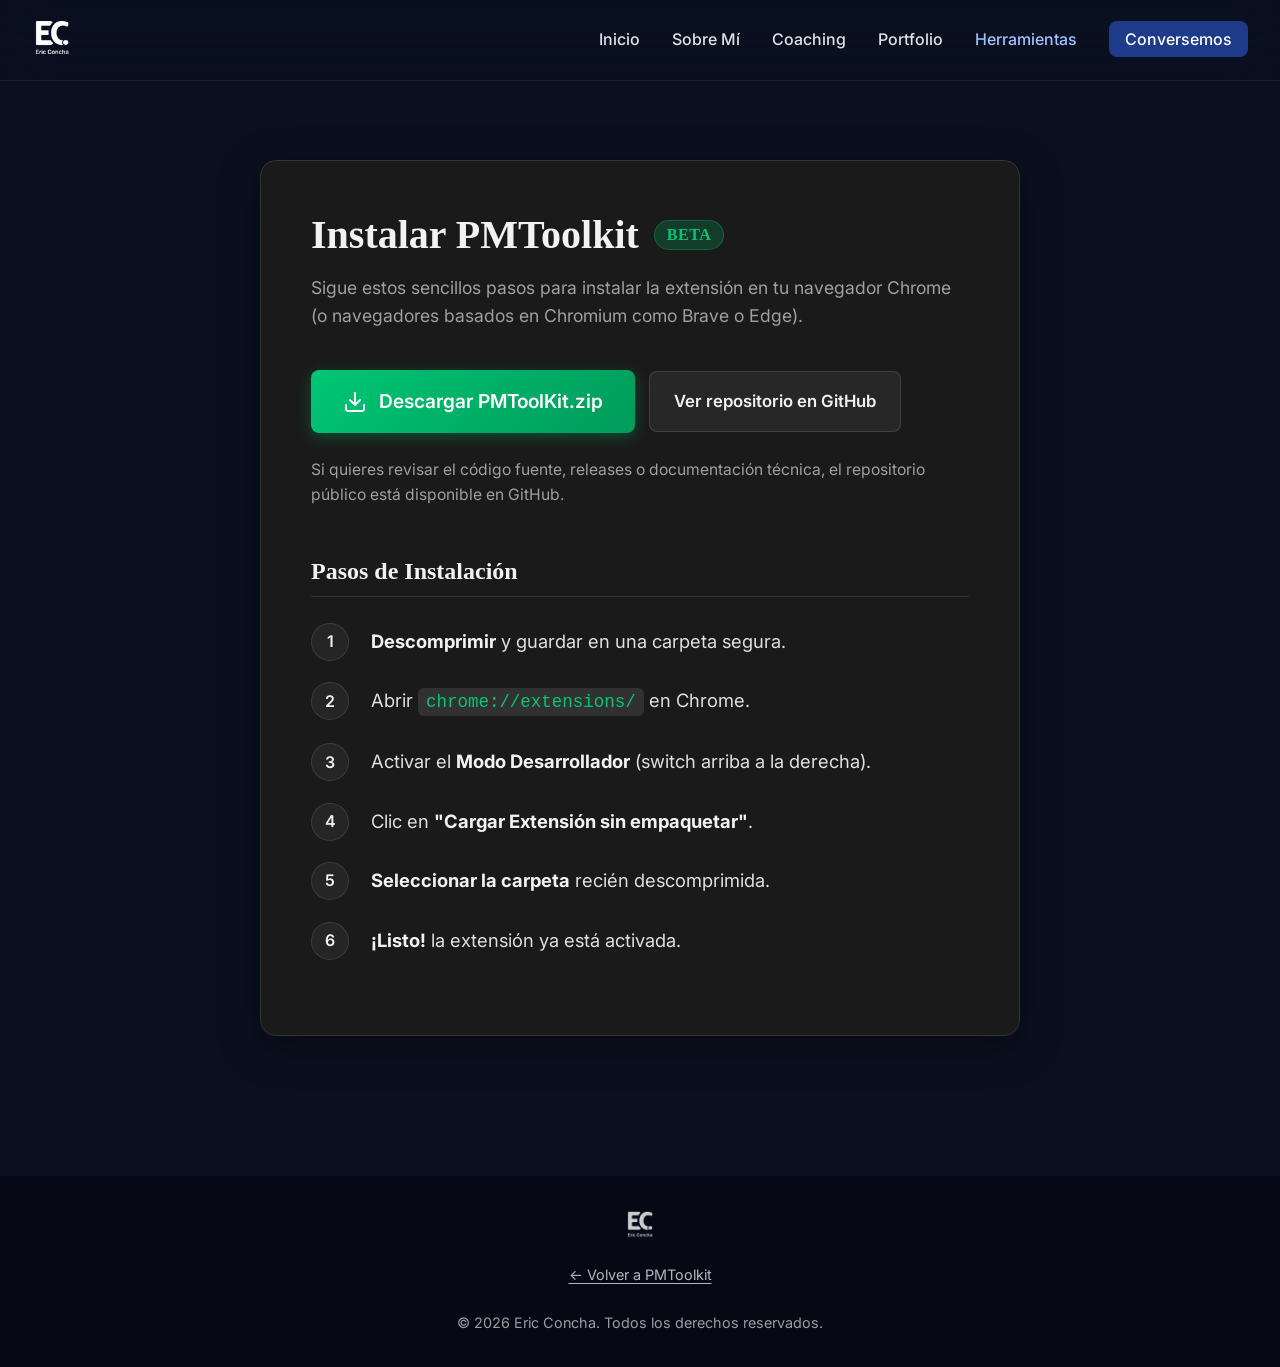
<file: pmtoolkit/install.html>
<!DOCTYPE html>
<html lang="es">

<head>
    <meta charset="UTF-8">
    <meta name="viewport" content="width=device-width, initial-scale=1.0">
    <title>Instalar PMToolkit</title>
    <meta name="description" content="Instrucciones para instalar PMToolkit en Chrome.">
    <meta name="author" content="Eric Concha">
    <link rel="stylesheet" href="../style.css">
    <link rel="stylesheet" href="pmtoolkit.css">
    <link href="https://fonts.googleapis.com/css2?family=Inter:wght@300;400;500;600;700&amp;display=swap" rel="stylesheet">
    <link rel="icon" href="../images/logos/ec-logo-white.png" type="image/x-icon">
    <style>
        .install-container {
            max-width: 800px;
            margin: 120px auto 100px;
            padding: 40px 20px;
        }
        .install-card {
            background-color: var(--card-bg, #1a1a1a);
            border: 1px solid var(--border-color, #333);
            border-radius: 16px;
            padding: 50px;
            box-shadow: 0 10px 40px rgba(0, 0, 0, 0.4);
            text-align: left;
        }
        .install-card h1 {
            margin-bottom: 15px;
            font-size: 2.5rem;
            color: var(--text-highlight, #f2f2f2);
        }
        .install-card p {
            color: var(--text-muted, #a0a0a0);
            font-size: 1.1rem;
            margin-bottom: 40px;
            line-height: 1.6;
        }
        .download-btn {
            display: inline-flex;
            align-items: center;
            justify-content: center;
            gap: 12px;
            background: linear-gradient(135deg, #00C675 0%, #009B5A 100%);
            color: white !important;
            padding: 16px 32px;
            border-radius: 8px;
            font-size: 1.2rem;
            font-weight: 600;
            text-decoration: none;
            transition: all 0.3s ease;
            box-shadow: 0 4px 15px rgba(0, 198, 117, 0.3);
            min-height: 60px;
        }
        .download-btn:hover {
            transform: translateY(-2px);
            box-shadow: 0 6px 20px rgba(0, 198, 117, 0.4);
        }
        .repo-btn {
            display: inline-flex;
            align-items: center;
            justify-content: center;
            gap: 10px;
            padding: 16px 24px;
            border-radius: 8px;
            border: 1px solid rgba(255, 255, 255, 0.12);
            background: rgba(255, 255, 255, 0.06);
            color: #f2f2f2 !important;
            font-size: 1.05rem;
            font-weight: 600;
            text-decoration: none;
            transition: all 0.3s ease;
            min-height: 60px;
        }
        .repo-btn:hover {
            transform: translateY(-2px);
            background: rgba(255, 255, 255, 0.1);
            box-shadow: 0 6px 20px rgba(0, 0, 0, 0.22);
        }
        .install-links {
            display: flex;
            flex-wrap: wrap;
            align-items: center;
            gap: 14px;
            margin-bottom: 24px;
        }
        .repo-note {
            margin-bottom: 50px !important;
            font-size: 0.98rem !important;
            color: var(--text-muted, #a0a0a0) !important;
        }
        .install-card h3 {
            font-size: 1.5rem;
            margin-bottom: 30px;
            color: var(--text-highlight, #f2f2f2);
            border-bottom: 1px solid var(--border-color, #333);
            padding-bottom: 10px;
        }
        .instructions-list {
            list-style: none;
            padding: 0;
            counter-reset: install-counter;
        }
        .instructions-list li {
            position: relative;
            padding-left: 60px;
            margin-bottom: 30px;
            font-size: 1.15rem;
            line-height: 1.6;
            color: var(--text-color, #e0e0e0);
        }
        .instructions-list li::before {
            counter-increment: install-counter;
            content: counter(install-counter);
            position: absolute;
            left: 0;
            top: -4px;
            width: 36px;
            height: 36px;
            background-color: rgba(255, 255, 255, 0.05);
            color: var(--text-highlight, #f2f2f2);
            border-radius: 50%;
            display: flex;
            align-items: center;
            justify-content: center;
            font-weight: 600;
            font-size: 1rem;
            border: 1px solid rgba(255, 255, 255, 0.1);
        }
        .instructions-list li strong {
            color: var(--text-highlight, #f2f2f2);
        }
        code {
            background-color: rgba(255, 255, 255, 0.1);
            padding: 4px 8px;
            border-radius: 6px;
            font-family: monospace;
            color: #00C675;
            font-size: 0.95em;
        }
        @media (max-width: 640px) {
            .install-links {
                align-items: stretch;
            }
            .download-btn,
            .repo-btn {
                width: 100%;
            }
        }
    </style>
</head>

<body class="pmtoolkit-page">

    <!-- Navigation -->
    <nav class="navbar">
        <div class="nav-container">
            <div class="nav-logo">
                <a href="../index.html">
                    <img src="../images/logos/ec-logo-white.png" alt="Eric Concha Logo">
                </a>
            </div>
            <ul class="nav-menu">
                <li><a href="../index.html">Inicio</a></li>
                <li><a href="../index.html#about">Sobre Mí</a></li>
                <li><a href="../index.html#coaching">Coaching</a></li>
                <li><a href="../index.html#portfolio">Portfolio</a></li>
                <li><a href="../index.html#herramientas" class="active-nav">Herramientas</a></li>
                <li><a href="../index.html#contacto" class="nav-cta">Conversemos</a></li>
            </ul>
            <div class="nav-toggle">
                <span></span>
                <span></span>
                <span></span>
            </div>
        </div>
    </nav>

    <div class="install-container">
        <div class="install-card">
            <h1 style="display: flex; align-items: center; gap: 15px;">
                Instalar PMToolkit
                <span style="font-size: 1rem; background: rgba(0, 198, 117, 0.2); color: #00c675; padding: 4px 12px; border-radius: 20px; border: 1px solid rgba(0, 198, 117, 0.3); font-weight: 600; text-transform: uppercase; letter-spacing: 0.5px;">BETA</span>
            </h1>
            <p>Sigue estos sencillos pasos para instalar la extensión en tu navegador Chrome (o navegadores basados en Chromium como Brave o Edge).</p>
            
            <div class="install-links">
                <a href="install/PMToolKit.zip" download class="download-btn">
                    <svg width="24" height="24" viewBox="0 0 24 24" fill="none">
                        <path d="M21 15V19C21 19.5304 20.7893 20.0391 20.4142 20.4142C20.0391 20.7893 19.5304 21 19 21H5C4.46957 21 3.96086 20.7893 3.58579 20.4142C3.21071 20.0391 3 19.5304 3 19V15M7 10L12 15M12 15L17 10M12 15V3" stroke="currentColor" stroke-width="2" stroke-linecap="round" stroke-linejoin="round"/>
                    </svg>
                    Descargar PMToolKit.zip
                </a>
                <a href="https://github.com/ericconchaparra/pmtoolkit" target="_blank" rel="noopener noreferrer"
                    class="repo-btn">
                    Ver repositorio en GitHub
                </a>
            </div>
            <p class="repo-note">Si quieres revisar el código fuente, releases o documentación técnica, el repositorio
                público está disponible en GitHub.</p>

            <h3>Pasos de Instalación</h3>
            <ol class="instructions-list">
                <li><strong>Descomprimir</strong> y guardar en una carpeta segura.</li>
                <li>Abrir <code>chrome://extensions/</code> en Chrome.</li>
                <li>Activar el <strong>Modo Desarrollador</strong> (switch arriba a la derecha).</li>
                <li>Clic en <strong>"Cargar Extensión sin empaquetar"</strong>.</li>
                <li><strong>Seleccionar la carpeta</strong> recién descomprimida.</li>
                <li><strong>¡Listo!</strong> la extensión ya está activada.</li>
            </ol>
        </div>
    </div>

    <!-- Footer -->
    <footer class="footer">
        <div class="container">
            <div class="footer-content">
                <div class="footer-logo">
                    <img src="../images/logos/ec-logo-white.png" alt="Eric Concha Logo">
                </div>
                <div class="footer-links-container">
                    <div class="footer-mini-links">
                        <a href="index.html">← Volver a PMToolkit</a>
                    </div>
                    <p>© <span id="year"></span> Eric Concha. Todos los derechos reservados.</p>
                </div>
            </div>
        </div>
    </footer>

    <script>
        document.getElementById('year').textContent = new Date().getFullYear();

        // Mobile navigation toggle
        const navToggle = document.querySelector('.nav-toggle');
        const navMenu = document.querySelector('.nav-menu');

        navToggle.addEventListener('click', () => {
            navToggle.classList.toggle('active');
            navMenu.classList.toggle('active');
        });

        document.querySelectorAll('.nav-menu a').forEach(link => {
            link.addEventListener('click', () => {
                navToggle.classList.remove('active');
                navMenu.classList.remove('active');
            });
        });

        // Add scroll effect to navbar (matches main page)
        window.addEventListener('scroll', () => {
            const navbar = document.querySelector('.navbar');
            if (window.scrollY > 50) {
                navbar.classList.add('scrolled');
            } else {
                navbar.classList.remove('scrolled');
            }
        });
    </script>
</body>
</html>
</file>
<file: style.css>
/* ===== VARIABLES CSS ===== */
:root {
    /* Colors */
    --primary-color: #1e3a8a; /* Navy Blue */
    --primary-dark: #172554; /* Deep Navy */
    --primary-light: #3b82f6; /* Blue */
    --secondary-color: #b45309; /* Bronze/Rust */
    --accent-color: #065f46; /* Forest Green */
    
    --text-primary: #1f2937;
    --text-secondary: #4b5563;
    --text-light: #9ca3af;
    --text-white: #ffffff;
    
    --bg-primary: #ffffff;
    --bg-secondary: #f8fafc;
    --bg-tertiary: #f1f5f9;
    --bg-dark: #0f172a;
    --bg-dark-secondary: #1e293b;
    --bg-gradient: linear-gradient(135deg, #1e3a8a 0%, #172554 100%);
    
    /* Spacing */
    --section-padding: 120px;
    --container-padding: 2rem;
    --container-max-width: 1280px;
    
    /* Typography */
    --font-primary: 'Inter', -apple-system, BlinkMacSystemFont, 'Segoe UI', Roboto, sans-serif;
    --font-heading: 'Playfair Display', Georgia, serif;
    
    /* Shadows */
    --shadow-sm: 0 1px 2px 0 rgba(0, 0, 0, 0.05);
    --shadow-md: 0 4px 6px -1px rgba(0, 0, 0, 0.1), 0 2px 4px -1px rgba(0, 0, 0, 0.06);
    --shadow-lg: 0 10px 15px -3px rgba(0, 0, 0, 0.1), 0 4px 6px -2px rgba(0, 0, 0, 0.05);
    --shadow-xl: 0 20px 25px -5px rgba(0, 0, 0, 0.1), 0 10px 10px -5px rgba(0, 0, 0, 0.04);
    
    /* Transitions */
    --transition-fast: 0.15s ease-in-out;
    --transition-normal: 0.3s ease-in-out;
    --transition-slow: 0.5s ease-in-out;
    
    /* Border radius */
    --radius-sm: 8px;
    --radius-md: 12px;
    --radius-lg: 16px;
    --radius-xl: 24px;
}

/* ===== RESET & BASE STYLES ===== */
* {
    margin: 0;
    padding: 0;
    box-sizing: border-box;
}

html {
    scroll-behavior: smooth;
    font-size: 16px;
}

body {
    font-family: var(--font-primary);
    line-height: 1.6;
    color: var(--text-primary);
    background-color: var(--bg-primary);
    overflow-x: hidden;
}

/* ===== TYPOGRAPHY ===== */
h1, h2, h3, h4, h5, h6 {
    font-family: var(--font-heading);
    font-weight: 600;
    line-height: 1.2;
    margin-bottom: 1rem;
}

h1 {
    font-size: clamp(2.5rem, 5vw, 4rem);
    font-weight: 700;
}

h2 {
    font-size: clamp(2rem, 4vw, 3rem);
    font-weight: 600;
}

h3 {
    font-size: clamp(1.5rem, 3vw, 2rem);
    font-weight: 600;
}

h4 {
    font-size: clamp(1.25rem, 2.5vw, 1.5rem);
    font-weight: 600;
}

p {
    margin-bottom: 1rem;
    color: var(--text-secondary);
    font-size: 1.1rem;
    line-height: 1.7;
}

a {
    text-decoration: none;
    color: var(--primary-color);
    transition: var(--transition-fast);
}

a:hover {
    color: var(--primary-dark);
}

/* ===== UTILITY CLASSES ===== */
.container {
    max-width: var(--container-max-width);
    margin: 0 auto;
    padding: 0 var(--container-padding);
}

.text-gradient {
    background: linear-gradient(135deg, #ffffff, #e2e8f0, #cbd5e1, #94a3b8);
    -webkit-background-clip: text;
    -webkit-text-fill-color: transparent;
    background-clip: text;
}

.section {
    padding: var(--section-padding) 0;
    position: relative;
}

.section-light {
    background-color: var(--bg-secondary);
}

.section-dark {
    background-color: var(--bg-dark);
    color: var(--text-white);
}

.section-dark h2,
.section-dark h3,
.section-dark h4,
.section-dark p {
    color: var(--text-white);
}

.section-header {
    text-align: center;
    margin-bottom: 4rem;
    max-width: 800px;
    margin-left: auto;
    margin-right: auto;
}

.section-subtitle {
    font-size: 1.25rem;
    color: var(--text-light);
    margin-top: 1rem;
}

.section-dark .section-subtitle {
    color: rgba(255, 255, 255, 0.7);
}

/* ===== BUTTONS ===== */
.btn-primary,
.btn-secondary {
    display: inline-flex;
    align-items: center;
    gap: 0.5rem;
    padding: 1rem 2rem;
    border-radius: var(--radius-md);
    font-weight: 600;
    font-size: 1rem;
    transition: var(--transition-normal);
    text-decoration: none;
    cursor: pointer;
    border: none;
    position: relative;
    overflow: hidden;
}

.btn-primary {
    background: linear-gradient(135deg, var(--primary-color), var(--primary-dark));
    color: var(--text-white);
    box-shadow: var(--shadow-md);
}

.btn-primary:hover {
    transform: translateY(-2px);
    box-shadow: var(--shadow-lg);
    color: var(--text-white);
}

.btn-secondary {
    background: var(--bg-primary);
    color: var(--text-primary);
    border: 2px solid var(--bg-tertiary);
    box-shadow: var(--shadow-sm);
}

.btn-secondary:hover {
    background: var(--bg-tertiary);
    color: var(--text-primary);
    transform: translateY(-2px);
    box-shadow: var(--shadow-md);
}

/* ===== NAVIGATION ===== */
.navbar {
    position: fixed;
    top: 0;
    left: 0;
    right: 0;
    z-index: 1000;
    background: rgba(30, 58, 138, 0.1);
    backdrop-filter: blur(20px);
    border-bottom: 1px solid rgba(255, 255, 255, 0.1);
    transition: var(--transition-normal);
}

.navbar.scrolled {
    background: rgba(255, 255, 255, 0.98);
    box-shadow: var(--shadow-md);
    border-bottom: 1px solid rgba(0, 0, 0, 0.05);
}

.nav-container {
    max-width: var(--container-max-width);
    margin: 0 auto;
    display: flex;
    justify-content: space-between;
    align-items: center;
    padding: 1rem var(--container-padding);
}

.nav-logo img {
    height: 40px;
    width: auto;
}

.nav-menu {
    display: flex;
    list-style: none;
    gap: 2rem;
    margin: 0;
    padding: 0;
}

.nav-menu a {
    color: rgba(255, 255, 255, 0.9);
    font-weight: 500;
    transition: var(--transition-fast);
    position: relative;
}

.nav-menu a:hover {
    color: var(--text-white);
}

.navbar.scrolled .nav-menu a {
    color: var(--text-primary);
}

.navbar.scrolled .nav-menu a:hover {
    color: var(--primary-color);
}

.nav-menu a::after {
    content: '';
    position: absolute;
    bottom: -5px;
    left: 0;
    width: 0;
    height: 2px;
    background: var(--primary-color);
    transition: var(--transition-fast);
}

.nav-menu a:hover::after {
    width: 100%;
}

.nav-cta {
    background: var(--primary-color) !important;
    color: var(--text-white) !important;
    padding: 0.5rem 1rem !important;
    border-radius: var(--radius-sm) !important;
}

.nav-cta:hover {
    background: var(--primary-dark) !important;
    transform: translateY(-1px);
}

.nav-toggle {
    display: none;
    flex-direction: column;
    cursor: pointer;
    gap: 4px;
}

.nav-toggle span {
    width: 25px;
    height: 3px;
    background: var(--text-primary);
    transition: var(--transition-fast);
}

.nav-toggle.active span:nth-child(1) {
    transform: rotate(45deg) translate(5px, 5px);
}

.nav-toggle.active span:nth-child(2) {
    opacity: 0;
}

.nav-toggle.active span:nth-child(3) {
    transform: rotate(-45deg) translate(7px, -6px);
}

/* ===== HERO SECTION ===== */
.hero {
    min-height: 100vh;
    display: flex;
    align-items: center;
    position: relative;
    background: linear-gradient(135deg, #1e3a8a 0%, #172554 50%, #0f172a 100%);
    overflow: hidden;
    padding-top: 0;
}

.hero-background {
    position: absolute;
    top: 0;
    left: 0;
    right: 0;
    bottom: 0;
    z-index: 1;
}

.hero-gradient {
    position: absolute;
    top: 0;
    left: 0;
    right: 0;
    bottom: 0;
    background: linear-gradient(135deg, rgba(30, 58, 138, 0.95) 0%, rgba(23, 37, 84, 0.95) 50%, rgba(15, 23, 42, 0.95) 100%);
}

.hero .container {
    position: relative;
    z-index: 2;
}

.hero-content {
    display: grid;
    grid-template-columns: 1fr 400px;
    gap: 4rem;
    align-items: center;
    color: var(--text-white);
}

.hero-badge {
    display: inline-block;
    background: rgba(255, 255, 255, 0.2);
    backdrop-filter: blur(10px);
    padding: 0.5rem 1rem;
    border-radius: 50px;
    font-size: 0.9rem;
    font-weight: 500;
    margin-bottom: 2rem;
    border: 1px solid rgba(255, 255, 255, 0.3);
}

.hero h1 {
    color: var(--text-white);
    margin-bottom: 1rem;
}

.hero-subtitle {
    font-size: 1.1rem;
    color: rgba(255, 255, 255, 0.8);
    margin-bottom: 1rem;
    font-weight: 500;
}

.hero-description {
    font-size: 1.2rem;
    color: rgba(255, 255, 255, 0.9);
    margin-bottom: 2rem;
    line-height: 1.6;
}

.hero-buttons {
    display: flex;
    gap: 1rem;
    margin-bottom: 3rem;
    flex-wrap: wrap;
}

.hero-stats {
    display: flex;
    gap: 2rem;
    flex-wrap: wrap;
}

.stat {
    text-align: center;
}

.stat-number {
    display: block;
    font-size: 2rem;
    font-weight: 700;
    color: var(--text-white);
    font-family: var(--font-heading);
}

.stat-label {
    font-size: 0.9rem;
    color: rgba(255, 255, 255, 0.8);
}

.hero-image {
    position: relative;
}

.image-container {
    position: relative;
    width: 350px;
    height: 350px;
    margin: 0 auto;
}

.image-container img {
    width: 100%;
    height: 100%;
    object-fit: cover;
    border-radius: 50%;
    border: 4px solid rgba(255, 255, 255, 0.2);
    box-shadow: var(--shadow-xl);
    position: relative;
    z-index: 2;
}

.image-glow {
    position: absolute;
    top: -20px;
    left: -20px;
    right: -20px;
    bottom: -20px;
    background: radial-gradient(circle, rgba(255, 255, 255, 0.1) 0%, transparent 70%);
    border-radius: 50%;
    z-index: 1;
    animation: pulse 3s ease-in-out infinite;
}

.hero-scroll {
    position: absolute;
    bottom: 2rem;
    left: 50%;
    transform: translateX(-50%);
    text-align: center;
    color: rgba(255, 255, 255, 0.8);
    z-index: 2;
    cursor: pointer;
}

.scroll-indicator {
    display: flex;
    flex-direction: column;
    align-items: center;
    margin: 0.5rem auto;
}

.scroll-arrow {
    width: 20px;
    height: 20px;
    border-right: 2px solid rgba(255, 255, 255, 0.7);
    border-bottom: 2px solid rgba(255, 255, 255, 0.7);
    transform: rotate(45deg);
    animation: bounce 2s ease-in-out infinite;
    margin-bottom: 5px;
}

.scroll-arrow:nth-child(2) {
    animation: bounceSecond 2s ease-in-out infinite;
    animation-delay: 0.2s;
}

@keyframes pulse {
    0%, 100% { transform: scale(1); opacity: 0.3; }
    50% { transform: scale(1.05); opacity: 0.1; }
}

@keyframes bounce {
    0%, 100% { transform: rotate(45deg) translateY(0); opacity: 1; }
    50% { transform: rotate(45deg) translateY(8px); opacity: 0.4; }
}

@keyframes bounceSecond {
    0%, 100% { transform: rotate(45deg) scale(0.8) translateY(0); opacity: 0.7; }
    50% { transform: rotate(45deg) scale(0.8) translateY(8px); opacity: 0.3; }
}

/* ===== ABOUT SECTION ===== */
.about-content {
    display: grid;
    grid-template-columns: 2fr 1fr;
    gap: 5rem;
    align-items: center;
}

.about-text {
    padding-right: 2rem;
}

.about-text p {
    font-size: 1.2rem;
    line-height: 1.8;
    color: var(--text-secondary);
    margin-bottom: 2rem;
    text-align: justify;
}

.about-text p:first-child {
    font-weight: 400;
    color: var(--text-primary);
}

.about-image {
    display: flex;
    justify-content: center;
    align-items: center;
}

.about-image img {
    width: 100%;
    max-width: 400px;
    height: auto;
    border-radius: var(--radius-lg);
    box-shadow: var(--shadow-xl);
    transition: var(--transition-normal);
}

.about-image img:hover {
    transform: scale(1.02);
    box-shadow: var(--shadow-xl);
}

/* ===== COACHING SECTION ===== */
.coaching-content {
    display: grid;
    gap: 4rem;
}

.philosophy-card {
    background: rgba(255, 255, 255, 0.1);
    backdrop-filter: blur(10px);
    padding: 2rem;
    border-radius: var(--radius-lg);
    border: 1px solid rgba(255, 255, 255, 0.2);
    text-align: center;
}

.coaching-types {
    display: grid;
    grid-template-columns: repeat(auto-fit, minmax(300px, 1fr));
    gap: 2rem;
}

.coaching-card {
    background: rgba(255, 255, 255, 0.1);
    backdrop-filter: blur(10px);
    padding: 2rem;
    border-radius: var(--radius-lg);
    border: 1px solid rgba(255, 255, 255, 0.2);
    text-align: center;
    transition: var(--transition-normal);
}

.coaching-card:hover {
    transform: translateY(-5px);
    background: rgba(255, 255, 255, 0.15);
}

.card-icon {
    font-size: 3rem;
    margin-bottom: 1rem;
    display: block;
}

.benefits-section h3,
.services-section h3 {
    text-align: center;
    margin-bottom: 2rem;
    color: var(--text-white);
}

.benefits-grid {
    display: grid;
    grid-template-columns: repeat(auto-fit, minmax(250px, 1fr));
    gap: 1.5rem;
    margin-bottom: 3rem;
}

.benefit-item {
    display: flex;
    align-items: center;
    gap: 1rem;
    background: rgba(255, 255, 255, 0.1);
    padding: 1rem;
    border-radius: var(--radius-md);
    border: 1px solid rgba(255, 255, 255, 0.2);
}

.benefit-icon {
    font-size: 1.5rem;
    flex-shrink: 0;
}

.services-grid {
    display: grid;
    grid-template-columns: repeat(auto-fit, minmax(280px, 1fr));
    gap: 2rem;
}

.service-card {
    background: rgba(255, 255, 255, 0.1);
    backdrop-filter: blur(10px);
    padding: 2rem;
    border-radius: var(--radius-lg);
    border: 1px solid rgba(255, 255, 255, 0.2);
    transition: var(--transition-normal);
}

.service-card:hover {
    transform: translateY(-5px);
    background: rgba(255, 255, 255, 0.15);
}

.service-card h4 {
    color: var(--text-white);
    margin-bottom: 1rem;
}

.service-card p {
    color: rgba(255, 255, 255, 0.8);
}

/* ===== PORTFOLIO SECTION ===== */
.portfolio-grid {
    display: grid;
    gap: 3rem;
}

.case-study-card {
    background: var(--bg-primary);
    border-radius: var(--radius-lg);
    overflow: hidden;
    box-shadow: var(--shadow-md);
    transition: var(--transition-normal);
    opacity: 0;
    transform: translateY(30px);
    display: grid;
    grid-template-columns: 1fr 300px;
    gap: 2rem;
    align-items: center;
}

.case-study-card.animate-in {
    opacity: 1;
    transform: translateY(0);
}

.case-study-card:hover {
    transform: translateY(-5px);
    box-shadow: var(--shadow-xl);
}

.case-image {
    position: relative;
    height: 280px;
    overflow: hidden;
    background: var(--bg-tertiary);
    border-radius: var(--radius-md);
    order: 2;
    margin-right: 1.5rem;
}

.case-image img {
    width: 100%;
    height: 100%;
    object-fit: cover;
    transition: var(--transition-slow);
}

.case-study-card:hover .case-image img {
    transform: scale(1.05);
}

.case-overlay {
    position: absolute;
    top: 1rem;
    right: 1rem;
}

.case-tag {
    background: var(--primary-color);
    color: var(--text-white);
    padding: 0.5rem 1rem;
    border-radius: 50px;
    font-size: 0.9rem;
    font-weight: 600;
}

.case-content {
    padding: 2rem;
    order: 1;
}

.case-header h3 {
    margin-bottom: 0.5rem;
    color: var(--text-primary);
}

.case-period {
    color: var(--text-light);
    font-size: 0.9rem;
    margin-bottom: 1rem;
}

.case-description {
    color: var(--text-secondary);
    margin-bottom: 2rem;
    line-height: 1.6;
}

.case-metrics {
    display: grid;
    gap: 1rem;
}

.metric {
    display: flex;
    align-items: flex-start;
    gap: 1rem;
    padding: 1rem;
    background: var(--bg-secondary);
    border-radius: var(--radius-md);
    border-left: 3px solid var(--primary-color);
}

.metric-icon {
    font-size: 1.2rem;
    flex-shrink: 0;
    margin-top: 0.1rem;
}

.metric-text {
    color: var(--text-secondary);
    font-size: 0.95rem;
    line-height: 1.5;
}

/* ===== TOOLS SECTION ===== */
.tools-content {
    max-width: 1000px;
    margin: 0 auto;
}

.tool-card {
    background: rgba(255, 255, 255, 0.05);
    border-radius: var(--radius-lg);
    border: 1px solid rgba(255, 255, 255, 0.1);
    overflow: hidden;
}

.tool-header {
    padding: 3rem;
    text-align: center;
    border-bottom: 1px solid rgba(255, 255, 255, 0.1);
    background: rgba(255, 255, 255, 0.02);
}

.tool-header h3 {
    color: var(--primary-light);
    margin-bottom: 1rem;
    font-size: 1.8rem;
}

.tool-header p {
    color: rgba(255, 255, 255, 0.8);
    font-size: 1.1rem;
    max-width: 800px;
    margin: 0 auto;
}

.tool-features-grid {
    display: grid;
    grid-template-columns: repeat(auto-fit, minmax(300px, 1fr));
    gap: 1px;
    background: rgba(255, 255, 255, 0.1);
}

.feature-card {
    background: var(--bg-dark);
    padding: 2.5rem 2rem;
    transition: var(--transition-normal);
}

.feature-card:hover {
    background: rgba(255, 255, 255, 0.03);
}

.feature-icon {
    font-size: 2.5rem;
    margin-bottom: 1rem;
    display: block;
}

.feature-card h4 {
    color: var(--text-white);
    margin-bottom: 1rem;
    font-size: 1.2rem;
}

.feature-card p {
    color: rgba(255, 255, 255, 0.7);
    font-size: 0.95rem;
    margin: 0;
}

/* ===== TOOL CTA CARD (PMToolkit) ===== */
.tool-cta-card {
    background: rgba(255, 255, 255, 0.05);
    border: 1px solid rgba(255, 255, 255, 0.12);
    border-radius: var(--radius-xl);
    overflow: hidden;
    backdrop-filter: blur(12px);
    transition: var(--transition-normal);
}

.tool-cta-card:hover {
    border-color: rgba(100, 160, 255, 0.3);
    box-shadow: 0 0 40px rgba(59, 130, 246, 0.12);
}

.tool-cta-badge {
    display: inline-flex;
    align-items: center;
    gap: 0.5rem;
    background: rgba(59, 130, 246, 0.15);
    border: 1px solid rgba(59, 130, 246, 0.3);
    padding: 0.4rem 1.25rem;
    font-size: 0.82rem;
    font-weight: 600;
    color: #93c5fd;
    letter-spacing: 0.04em;
    text-transform: uppercase;
    margin: 2rem 2rem 0;
    border-radius: 50px;
}

.tool-cta-dot {
    width: 7px;
    height: 7px;
    background: #22c55e;
    border-radius: 50%;
    animation: ctaDotBlink 2s ease-in-out infinite;
}

@keyframes ctaDotBlink {
    0%, 100% { opacity: 1; }
    50% { opacity: 0.3; }
}

.tool-cta-body {
    display: grid;
    grid-template-columns: 1fr auto;
    gap: 3rem;
    align-items: center;
    padding: 2rem 2.5rem 2rem;
}

.tool-cta-text h3 {
    color: #fff;
    font-size: clamp(1.75rem, 3vw, 2.4rem);
    margin-bottom: 0.4rem;
}

.tool-cta-tagline {
    color: #93c5fd;
    font-size: 1.1rem;
    font-weight: 500;
    margin-bottom: 1rem !important;
}

.tool-cta-text > p:last-of-type {
    color: rgba(255, 255, 255, 0.7);
    font-size: 1rem;
    line-height: 1.7;
    max-width: 600px;
    margin-bottom: 1.5rem !important;
}

.tool-cta-text > p strong {
    color: rgba(255, 255, 255, 0.95);
}

.tool-cta-pills {
    display: flex;
    flex-wrap: wrap;
    gap: 0.5rem;
}

.tool-pill {
    background: rgba(255, 255, 255, 0.08);
    border: 1px solid rgba(255, 255, 255, 0.15);
    color: rgba(255, 255, 255, 0.75);
    font-size: 0.8rem;
    font-weight: 500;
    padding: 0.3rem 0.8rem;
    border-radius: 50px;
    transition: var(--transition-fast);
}

.tool-pill:hover {
    background: rgba(255, 255, 255, 0.14);
    color: #fff;
}

.tool-cta-actions {
    display: flex;
    flex-direction: column;
    gap: 0.75rem;
    flex-shrink: 0;
}

.tool-cta-main {
    background: linear-gradient(135deg, #3b82f6, #6366f1) !important;
    box-shadow: 0 4px 20px rgba(99, 102, 241, 0.35) !important;
    white-space: nowrap;
    font-size: 1.05rem !important;
    padding: 1rem 2rem !important;
}

.tool-cta-main:hover {
    box-shadow: 0 8px 28px rgba(99, 102, 241, 0.55) !important;
}

.tool-cta-github {
    background: rgba(255,255,255,0.07) !important;
    border: 1px solid rgba(255,255,255,0.2) !important;
    color: rgba(255,255,255,0.85) !important;
    text-align: center;
    justify-content: center;
}

.tool-cta-github:hover {
    background: rgba(255,255,255,0.13) !important;
    color: #fff !important;
}

.tool-cta-trust {
    display: flex;
    justify-content: center;
    align-items: center;
    gap: 1.25rem;
    padding: 1rem 2.5rem 1.75rem;
    border-top: 1px solid rgba(255,255,255,0.07);
    font-size: 0.85rem;
    color: rgba(255, 255, 255, 0.45);
    flex-wrap: wrap;
}

@media (max-width: 768px) {
    .tool-cta-body {
        grid-template-columns: 1fr;
        gap: 2rem;
    }

    .tool-cta-actions {
        flex-direction: row;
        flex-wrap: wrap;
    }

    .tool-cta-main,
    .tool-cta-github {
        flex: 1;
        justify-content: center;
        text-align: center;
    }
}

/* ===== TESTIMONIALS SECTION ===== */
.testimonials-container {
    max-width: 800px;
    margin: 0 auto;
    overflow: hidden;
    position: relative;
}

.testimonials-carousel {
    display: flex;
    transition: transform 0.5s ease-in-out;
}

.testimonial-card {
    flex: 0 0 100%;
    padding: 0 1rem;
    opacity: 0;
    transform: translateY(30px);
}

.testimonial-card.animate-in {
    opacity: 1;
    transform: translateY(0);
}

.testimonial-content {
    background: var(--bg-primary);
    padding: 3rem;
    border-radius: var(--radius-lg);
    box-shadow: var(--shadow-lg);
    text-align: center;
    position: relative;
}

.quote-icon {
    font-size: 4rem;
    color: var(--primary-color);
    opacity: 0.3;
    position: absolute;
    top: 1rem;
    left: 2rem;
    font-family: Georgia, serif;
}

.testimonial-content blockquote {
    font-size: 1.2rem;
    line-height: 1.6;
    color: var(--text-secondary);
    margin: 2rem 0;
    font-style: italic;
    position: relative;
    z-index: 2;
}

.testimonial-author {
    display: flex;
    justify-content: center;
    align-items: center;
    gap: 1rem;
    margin-top: 2rem;
}

.author-info h4 {
    color: var(--text-primary);
    margin-bottom: 0.25rem;
    font-size: 1.1rem;
}

.author-info p {
    color: var(--text-light);
    font-size: 0.9rem;
    margin: 0;
}

.author-info .date {
    font-size: 0.8rem;
    color: var(--text-light);
}

.testimonials-navigation {
    display: flex;
    justify-content: center;
    align-items: center;
    gap: 2rem;
    margin-top: 2rem;
}

.nav-btn {
    background: var(--bg-primary);
    border: 2px solid var(--bg-tertiary);
    border-radius: 50%;
    width: 50px;
    height: 50px;
    display: flex;
    align-items: center;
    justify-content: center;
    cursor: pointer;
    transition: var(--transition-fast);
    color: var(--text-secondary);
}

.nav-btn:hover {
    background: var(--primary-color);
    border-color: var(--primary-color);
    color: var(--text-white);
    transform: scale(1.1);
}

.testimonials-dots {
    display: flex;
    gap: 0.5rem;
}

.testimonial-dot {
    width: 12px;
    height: 12px;
    border-radius: 50%;
    background: var(--bg-tertiary);
    border: none;
    cursor: pointer;
    transition: var(--transition-fast);
}

.testimonial-dot.active {
    background: var(--primary-color);
    transform: scale(1.2);
}

/* ===== SKILLS SECTION ===== */
.skills-container {
    display: grid;
    grid-template-columns: repeat(auto-fit, minmax(500px, 1fr));
    gap: 4rem;
}

.skills-column h3 {
    color: var(--text-primary);
    margin-bottom: 2rem;
    text-align: center;
}

.skill-category {
    margin-bottom: 2rem;
    opacity: 0;
    transform: translateY(30px);
}

.skill-category.animate-in {
    opacity: 1;
    transform: translateY(0);
    transition: var(--transition-slow);
}

.skill-category h4 {
    color: var(--primary-color);
    margin-bottom: 1rem;
    font-size: 1.2rem;
}

.skill-tags {
    display: flex;
    flex-wrap: wrap;
    gap: 0.75rem;
}

.skill-tag {
    background: var(--bg-secondary);
    color: var(--text-secondary);
    padding: 0.5rem 1rem;
    border-radius: 50px;
    font-size: 0.9rem;
    border: 1px solid var(--bg-tertiary);
    transition: var(--transition-fast);
}

.skill-tag:hover {
    background: var(--primary-color);
    color: var(--text-white);
    border-color: var(--primary-color);
    transform: translateY(-2px);
}

/* ===== CONTACT SECTION ===== */
.contact-content {
    display: grid;
    grid-template-columns: 2fr 1fr;
    gap: 4rem;
    max-width: 1000px;
    margin: 0 auto;
}

.contact-card {
    background: rgba(255, 255, 255, 0.1);
    backdrop-filter: blur(10px);
    padding: 3rem;
    border-radius: var(--radius-lg);
    border: 1px solid rgba(255, 255, 255, 0.2);
    text-align: center;
}

.contact-card h3 {
    color: var(--text-white);
    margin-bottom: 1rem;
}

.contact-card p {
    color: rgba(255, 255, 255, 0.8);
    margin-bottom: 2rem;
}

.contact-links {
    background: rgba(255, 255, 255, 0.1);
    backdrop-filter: blur(10px);
    padding: 2rem;
    border-radius: var(--radius-lg);
    border: 1px solid rgba(255, 255, 255, 0.2);
    text-align: center;
}

.contact-links h3 {
    color: var(--text-white);
    margin-bottom: 1.5rem;
}

.social-links {
    display: flex;
    flex-direction: column;
    gap: 1rem;
}

.social-link {
    color: rgba(255, 255, 255, 0.8);
    padding: 0.75rem 1rem;
    border-radius: var(--radius-md);
    background: rgba(255, 255, 255, 0.1);
    border: 1px solid rgba(255, 255, 255, 0.2);
    transition: var(--transition-fast);
}

.social-link:hover {
    background: rgba(255, 255, 255, 0.2);
    color: var(--text-white);
    transform: translateY(-2px);
}

/* ===== CTA BANNER SECTION ===== */
.section-cta-banner {
    background: var(--bg-gradient);
    padding: 6rem 0;
    text-align: center;
    color: var(--text-white);
}

.cta-banner-content {
    max-width: 800px;
    margin: 0 auto;
}

.cta-banner-content h2 {
    color: var(--text-white);
    margin-bottom: 1.5rem;
    font-size: 2.5rem;
}

.cta-banner-content p {
    color: rgba(255, 255, 255, 0.9);
    font-size: 1.2rem;
    margin-bottom: 2.5rem;
}

.btn-blucs {
    background: var(--bg-dark);
    color: var(--text-white);
    border: 1px solid rgba(255, 255, 255, 0.2);
}

.btn-blucs:hover {
    background: var(--bg-dark-secondary);
    border-color: rgba(255, 255, 255, 0.4);
}

/* ===== FOOTER ===== */
.footer {
    background: var(--bg-dark-secondary);
    padding: 2rem 0;
    text-align: center;
}

.footer-content {
    display: flex;
    flex-direction: column;
    align-items: center;
    gap: 1rem;
}

.footer-logo img {
    height: 30px;
    width: auto;
    opacity: 0.8;
}

.footer p {
    color: rgba(255, 255, 255, 0.6);
    font-size: 0.9rem;
    margin: 0;
}

.footer-links-container {
    display: flex;
    flex-direction: column;
    align-items: center;
    gap: 1rem;
}

.footer-mini-links {
    margin-bottom: 0.5rem;
}

.footer-mini-links a {
    color: rgba(255, 255, 255, 0.7);
    font-size: 0.9rem;
    text-decoration: underline;
    text-underline-offset: 3px;
    transition: var(--transition-fast);
}

.footer-mini-links a:hover {
    color: var(--text-white);
}

/* ===== RESPONSIVE DESIGN ===== */
@media (max-width: 1024px) {
    :root {
        --section-padding: 80px;
        --container-padding: 1.5rem;
    }
    
    .hero-content {
        grid-template-columns: 1fr;
        text-align: center;
        gap: 3rem;
    }
    
    .image-container {
        width: 300px;
        height: 300px;
    }
    
    .about-content {
        grid-template-columns: 1fr;
        gap: 3rem;
        text-align: center;
    }
    
    .about-text {
        padding-right: 0;
        order: 2;
    }
    
    .about-image {
        order: 1;
        margin-bottom: 2rem;
    }
    
    .about-text p {
        text-align: left;
    }
    
    .contact-content {
        grid-template-columns: 1fr;
        gap: 2rem;
    }
    
    .skills-container {
        grid-template-columns: 1fr;
        gap: 3rem;
    }
}

@media (max-width: 768px) {
    :root {
        --section-padding: 60px;
        --container-padding: 1rem;
    }
    
    .nav-menu {
        position: fixed;
        top: 70px;
        left: 0;
        right: 0;
        background: rgba(255, 255, 255, 0.98);
        backdrop-filter: blur(20px);
        flex-direction: column;
        padding: 2rem;
        gap: 1rem;
        transform: translateY(-100%);
        opacity: 0;
        visibility: hidden;
        transition: var(--transition-normal);
        box-shadow: var(--shadow-lg);
    }
    
    .nav-menu.active {
        transform: translateY(0);
        opacity: 1;
        visibility: visible;
    }
    
    .nav-menu a {
        color: var(--text-primary);
    }
    
    .nav-menu a:hover {
        color: var(--primary-color);
    }
    
    .nav-toggle {
        display: flex;
    }
    
    .hero {
        min-height: 90vh;
        padding-top: 80px;
    }
    
    .hero-content {
        gap: 2rem;
    }
    
    .image-container {
        width: 250px;
        height: 250px;
    }
    
    .hero-stats {
        justify-content: center;
        gap: 1.5rem;
    }
    
    .hero-buttons {
        justify-content: center;
    }
    
    .coaching-types {
        grid-template-columns: 1fr;
    }
    
    .benefits-grid {
        grid-template-columns: 1fr;
    }
    
    .services-grid {
        grid-template-columns: 1fr;
    }
    
    .case-study-card {
        grid-template-columns: 1fr 250px;
    }
    
    .case-image {
        height: 220px;
        margin-right: 1rem;
    }
    
    .portfolio-grid {
        gap: 2rem;
    }
    
    .case-study-card {
        grid-template-columns: 1fr;
        gap: 0;
    }
    
    .case-image {
        height: 200px;
        order: 1;
        margin-right: 0;
    }
    
    .case-content {
        order: 2;
    }
    
    .testimonial-content {
        padding: 2rem;
    }
    
    .skills-container {
        grid-template-columns: 1fr;
        gap: 2rem;
    }
    
    .skill-tags {
        justify-content: center;
    }
}

@media (max-width: 480px) {
    .btn-primary,
    .btn-secondary {
        padding: 0.75rem 1.5rem;
        font-size: 0.9rem;
    }
    
    .hero-buttons {
        flex-direction: column;
        align-items: center;
    }
    
    .text-block {
        padding: 1.5rem;
    }
    
    .testimonial-content {
        padding: 1.5rem;
    }
    
    .contact-card,
    .contact-links {
        padding: 2rem;
    }
    
    .case-content {
        padding: 1.5rem;
    }
    
    .hero-badge {
        margin-top: 2rem;
    }
}
</file>
<file: pmtoolkit/pmtoolkit.css>
/* ========================================
   PMToolkit Landing Page
   ======================================== */

.pmtoolkit-page {
    background: #0b1020;
    color: #e2e8f0;
}

.pmtoolkit-page .navbar {
    background: rgba(11, 16, 32, 0.44);
    border-bottom: 1px solid rgba(148, 163, 184, 0.12);
}

.pmtoolkit-page .navbar.scrolled {
    background: rgba(11, 16, 32, 0.94);
    border-bottom: 1px solid rgba(148, 163, 184, 0.14);
    box-shadow: 0 18px 50px rgba(2, 6, 23, 0.28);
}

.pmtoolkit-page .nav-toggle span {
    background: #ffffff;
}

.pmtoolkit-page .nav-menu a {
    color: rgba(255, 255, 255, 0.88);
}

.pmtoolkit-page .nav-menu a:hover,
.pmtoolkit-page .navbar.scrolled .nav-menu a:hover,
.pmtoolkit-page .active-nav {
    color: #9cc4ff !important;
}

.pmtoolkit-page .nav-menu a::after,
.pmtoolkit-page .navbar.scrolled .nav-menu a::after {
    background: #60a5fa;
}

.pmtoolkit-page .navbar.scrolled .nav-menu a {
    color: rgba(255, 255, 255, 0.88);
}

.pmtoolkit-page .footer {
    background: #060915;
}

.pm-hero {
    position: relative;
    overflow: hidden;
    padding: 9rem 0 5rem;
    background:
        radial-gradient(circle at top left, rgba(59, 130, 246, 0.3), transparent 32%),
        radial-gradient(circle at 82% 18%, rgba(245, 158, 11, 0.15), transparent 24%),
        linear-gradient(180deg, #08111f 0%, #0b1020 44%, #10172b 100%);
}

.pm-hero-bg,
.pm-hero .container {
    position: relative;
    z-index: 1;
}

.pm-hero-bg {
    position: absolute;
    inset: 0;
    overflow: hidden;
}

.pm-glow {
    position: absolute;
    border-radius: 999px;
    filter: blur(90px);
    opacity: 0.5;
}

.pm-glow-a {
    top: -5rem;
    right: -6rem;
    width: 26rem;
    height: 26rem;
    background: rgba(37, 99, 235, 0.48);
}

.pm-glow-b {
    bottom: 4rem;
    left: -8rem;
    width: 24rem;
    height: 24rem;
    background: rgba(251, 191, 36, 0.18);
}

.pm-grid {
    position: absolute;
    inset: 0;
    background-image:
        linear-gradient(rgba(148, 163, 184, 0.06) 1px, transparent 1px),
        linear-gradient(90deg, rgba(148, 163, 184, 0.06) 1px, transparent 1px);
    background-size: 48px 48px;
    mask-image: linear-gradient(180deg, rgba(0, 0, 0, 0.65), transparent 92%);
}

.pm-hero-layout {
    display: grid;
    grid-template-columns: minmax(0, 0.9fr) minmax(0, 1.1fr);
    gap: 3.5rem;
    align-items: center;
}

.pm-badge {
    display: inline-flex;
    align-items: center;
    gap: 0.55rem;
    padding: 0.45rem 0.95rem;
    border-radius: 999px;
    border: 1px solid rgba(125, 211, 252, 0.22);
    background: rgba(15, 23, 42, 0.65);
    backdrop-filter: blur(18px);
    color: #cfe7ff;
    font-size: 0.84rem;
    font-weight: 600;
    letter-spacing: 0.02em;
    margin-bottom: 1.5rem;
}

.pm-badge-dot {
    width: 0.55rem;
    height: 0.55rem;
    border-radius: 50%;
    background: #22c55e;
    box-shadow: 0 0 0 0 rgba(34, 197, 94, 0.65);
    animation: pm-pulse 2.4s infinite;
}

@keyframes pm-pulse {
    0% {
        box-shadow: 0 0 0 0 rgba(34, 197, 94, 0.55);
    }

    70% {
        box-shadow: 0 0 0 12px rgba(34, 197, 94, 0);
    }

    100% {
        box-shadow: 0 0 0 0 rgba(34, 197, 94, 0);
    }
}

.pm-hero h1 {
    margin-bottom: 1.3rem;
    color: #f8fbff;
    font-size: clamp(3rem, 5vw, 5rem);
    line-height: 1.02;
}

.pm-text-highlight {
    background: linear-gradient(135deg, #dbeafe 0%, #93c5fd 34%, #fbbf24 100%);
    -webkit-background-clip: text;
    -webkit-text-fill-color: transparent;
    background-clip: text;
}

.pm-hero-lead {
    font-size: 1.18rem;
    color: rgba(226, 232, 240, 0.9);
    max-width: 38rem;
    margin-bottom: 1rem;
}

.pm-hero-sub {
    color: rgba(191, 219, 254, 0.74);
    font-size: 1rem;
    max-width: 39rem;
    margin-bottom: 2rem;
}

.pm-hero-actions {
    display: flex;
    flex-wrap: wrap;
    gap: 1rem;
    margin-bottom: 1.6rem;
}

.pm-cta-main {
    background: linear-gradient(135deg, #2563eb, #1d4ed8) !important;
    box-shadow: 0 20px 40px rgba(37, 99, 235, 0.24) !important;
}

.pm-cta-main:hover {
    transform: translateY(-3px) !important;
    box-shadow: 0 26px 50px rgba(37, 99, 235, 0.32) !important;
}

.pm-cta-secondary {
    border-color: rgba(148, 163, 184, 0.18) !important;
    background: rgba(15, 23, 42, 0.52) !important;
    color: #edf4ff !important;
}

.pm-cta-secondary:hover {
    background: rgba(30, 41, 59, 0.85) !important;
}

.pm-hero-pills {
    display: flex;
    flex-wrap: wrap;
    gap: 0.65rem;
}

.pm-hero-pills span,
.pm-install-points span {
    display: inline-flex;
    align-items: center;
    padding: 0.58rem 0.85rem;
    border-radius: 999px;
    border: 1px solid rgba(148, 163, 184, 0.14);
    background: rgba(15, 23, 42, 0.58);
    color: rgba(219, 234, 254, 0.86);
    font-size: 0.88rem;
}

.pm-hero-visual {
    position: relative;
    min-height: 39rem;
}

.pm-hero-window,
.pm-shot-card,
.pm-device-shot,
.pm-analytics-main,
.pm-analytics-card,
.pm-analytic-card,
.pm-proof-card,
.pm-question-card,
.pm-install-shell,
.pm-final-shell {
    border: 1px solid rgba(148, 163, 184, 0.14);
    box-shadow: 0 24px 50px rgba(2, 6, 23, 0.22);
}

.pm-hero-window {
    position: absolute;
    top: 0;
    left: 0;
    width: min(100%, 48rem);
    padding: 0.9rem;
    border-radius: 1.75rem;
    background: linear-gradient(180deg, rgba(248, 250, 252, 0.92), rgba(226, 232, 240, 0.9));
}

.pm-hero-window img {
    display: block;
    width: 100%;
    border-radius: 1.15rem;
}

.pm-floating-card {
    position: absolute;
    padding: 0.8rem;
    border-radius: 1.35rem;
    background: rgba(8, 15, 31, 0.9);
    border: 1px solid rgba(96, 165, 250, 0.18);
    backdrop-filter: blur(18px);
    box-shadow: 0 20px 45px rgba(2, 6, 23, 0.4);
}

.pm-floating-card img {
    display: block;
    width: 100%;
    border-radius: 0.95rem;
}

.pm-floating-popup {
    right: -1rem;
    bottom: 1.5rem;
    width: 12rem;
}

.pm-floating-note {
    left: -1rem;
    bottom: -1.5rem;
    width: 15rem;
}

.pm-floating-label {
    margin-bottom: 0.55rem;
    color: #cfe7ff;
    font-size: 0.78rem;
    font-weight: 700;
    letter-spacing: 0.05em;
    text-transform: uppercase;
}

.pm-proof-strip {
    position: relative;
    z-index: 2;
    margin-top: -2rem;
    padding-bottom: 1rem;
}

.pm-proof-grid,
.pm-question-grid {
    display: grid;
    gap: 1.2rem;
}

.pm-proof-grid {
    grid-template-columns: repeat(3, minmax(0, 1fr));
}

.pm-proof-card {
    padding: 1.5rem;
    border-radius: 1.4rem;
    background: rgba(255, 255, 255, 0.92);
}

.pm-proof-card h2 {
    font-size: 1.45rem;
    color: #0f172a;
    margin-bottom: 0.75rem;
}

.pm-proof-card p {
    margin: 0;
    color: #475569;
    font-size: 0.98rem;
}

.pm-proof-kicker,
.pm-section-tag,
.pm-analytic-label,
.pm-mini-kicker {
    display: inline-flex;
    align-items: center;
    gap: 0.4rem;
    margin-bottom: 0.8rem;
    color: #a16207;
    font-size: 0.78rem;
    font-weight: 800;
    letter-spacing: 0.08em;
    text-transform: uppercase;
}

.pm-section-tag {
    padding: 0.35rem 0.7rem;
    border-radius: 999px;
    background: #eff6ff;
    border: 1px solid #bfdbfe;
    color: #1d4ed8;
}

.pm-section-tag-dark {
    background: rgba(148, 163, 184, 0.12);
    border-color: rgba(148, 163, 184, 0.16);
    color: #cfe7ff;
}

.pm-core-section,
.pm-analytics-section,
.pm-install-section,
.pm-questions-section {
    background: #f8fafc;
}

.pm-tracking-section,
.pm-final-cta {
    background:
        radial-gradient(circle at top left, rgba(59, 130, 246, 0.22), transparent 28%),
        linear-gradient(180deg, #09101e 0%, #0b1324 100%) !important;
}

.pm-section-heading {
    max-width: 48rem;
    margin: 0 auto 3.5rem;
    text-align: center;
}

.pm-section-heading h2 {
    color: #0f172a;
    margin-bottom: 1rem;
}

.pm-section-heading p {
    color: #475569;
}

.pm-feature-layout,
.pm-tracking-grid,
.pm-analytics-showcase,
.pm-analytics-grid,
.pm-install-shell,
.pm-final-shell {
    display: grid;
    gap: 2rem;
}

.pm-feature-layout {
    grid-template-columns: minmax(0, 0.9fr) minmax(0, 1.1fr);
    align-items: start;
}

.pm-feature-copy {
    display: grid;
    gap: 1rem;
}

.pm-feature-point {
    padding: 1.4rem;
    border-radius: 1.2rem;
    background: #ffffff;
    border: 1px solid rgba(148, 163, 184, 0.18);
    box-shadow: 0 16px 36px rgba(15, 23, 42, 0.06);
}

.pm-feature-point h3 {
    font-size: 1.3rem;
    margin-bottom: 0.6rem;
    color: #0f172a;
}

.pm-feature-point p,
.pm-install-copy p {
    margin: 0;
    color: #475569;
}

.pm-feature-visual {
    display: grid;
    gap: 1rem;
}

.pm-shot-card,
.pm-device-shot,
.pm-analytics-main,
.pm-analytics-card {
    overflow: hidden;
    border-radius: 1.5rem;
    background: #ffffff;
}

.pm-shot-card img,
.pm-device-shot img,
.pm-analytics-main img,
.pm-analytics-card img,
.pm-analytic-card img {
    display: block;
    width: 100%;
}

.pm-shot-large {
    padding: 0.8rem;
}

.pm-shot-stack {
    display: grid;
    grid-template-columns: minmax(0, 0.78fr) minmax(0, 1fr);
    gap: 1rem;
}

.pm-mini-callout {
    padding: 1.35rem;
    border-radius: 1.35rem;
    background: linear-gradient(180deg, #0f172a, #172554);
    color: #dbeafe;
    box-shadow: 0 20px 38px rgba(15, 23, 42, 0.22);
}

.pm-mini-callout ul {
    list-style: none;
    padding: 0;
    margin: 0;
    display: grid;
    gap: 0.7rem;
}

.pm-mini-callout li {
    position: relative;
    padding-left: 1rem;
    font-size: 0.94rem;
    color: rgba(219, 234, 254, 0.88);
}

.pm-mini-callout li::before {
    content: '';
    position: absolute;
    top: 0.5rem;
    left: 0;
    width: 0.4rem;
    height: 0.4rem;
    border-radius: 50%;
    background: #60a5fa;
}

.pm-tracking-grid {
    grid-template-columns: minmax(0, 0.55fr) minmax(0, 1fr);
    align-items: center;
}

.pm-device-shot {
    max-width: 25rem;
    margin: 0 auto;
    padding: 0.85rem;
    background: linear-gradient(180deg, rgba(255, 255, 255, 0.96), rgba(226, 232, 240, 0.92));
}

.pm-tracking-copy h2,
.pm-final-copy h2 {
    color: #f8fbff;
}

.pm-tracking-copy p,
.pm-final-copy p {
    color: rgba(219, 234, 254, 0.78);
}

.pm-tracking-list {
    display: grid;
    gap: 0.85rem;
    margin-top: 1.5rem;
}

.pm-tracking-item {
    display: flex;
    gap: 0.5rem;
    flex-wrap: wrap;
    padding: 1rem 1.1rem;
    border-radius: 1rem;
    background: rgba(148, 163, 184, 0.08);
    border: 1px solid rgba(148, 163, 184, 0.12);
    color: rgba(219, 234, 254, 0.84);
}

.pm-tracking-item strong {
    color: #ffffff;
}

.pm-analytics-showcase {
    grid-template-columns: minmax(0, 1.3fr) minmax(0, 0.7fr);
    margin-bottom: 1.8rem;
}

.pm-analytics-main,
.pm-analytics-card {
    padding: 0.8rem;
}

.pm-analytics-side {
    display: grid;
    gap: 1rem;
}

.pm-analytics-grid {
    grid-template-columns: repeat(2, minmax(0, 1fr));
    align-items: start;
}

.pm-analytic-card {
    display: grid;
    gap: 1rem;
    padding: 1.5rem;
    border-radius: 1.5rem;
    background: #ffffff;
}

.pm-analytic-card img {
    border-radius: 1.1rem;
    background: #f8fafc;
}

.pm-analytic-card-narrow-image img {
    max-width: 84%;
    margin: 0 auto;
}

.pm-analytic-card h3,
.pm-question-card h3,
.pm-install-copy h2 {
    color: #0f172a;
    font-size: 1.35rem;
}

.pm-analytic-card p,
.pm-question-card p,
.pm-install-actions p {
    margin: 0;
    color: #475569;
    font-size: 0.98rem;
}

.pm-question-grid {
    grid-template-columns: repeat(2, minmax(0, 1fr));
}

.pm-question-card {
    padding: 1.5rem;
    border-radius: 1.4rem;
    background: #ffffff;
}

.pm-install-shell {
    grid-template-columns: minmax(0, 1fr) auto;
    align-items: center;
    padding: 2rem;
    border-radius: 1.75rem;
    background: linear-gradient(135deg, rgba(255, 255, 255, 0.97), rgba(239, 246, 255, 0.95));
}

.pm-install-copy {
    max-width: 43rem;
}

.pm-install-points {
    display: flex;
    flex-wrap: wrap;
    gap: 0.65rem;
    margin-top: 1.3rem;
}

.pm-install-actions {
    display: grid;
    gap: 0.9rem;
    justify-items: start;
}

.pm-repo-link {
    display: inline-flex;
    align-items: center;
    gap: 0.45rem;
    color: #1d4ed8;
    font-weight: 700;
    text-decoration: none;
}

.pm-repo-link:hover {
    color: #1e3a8a;
    text-decoration: underline;
}

.pm-final-shell {
    grid-template-columns: minmax(0, 1fr) auto;
    align-items: center;
    padding: 2rem;
    border-radius: 1.75rem;
    background: rgba(15, 23, 42, 0.68);
    backdrop-filter: blur(18px);
}

.pm-final-button {
    align-self: center;
}

.pm-reveal {
    opacity: 0;
    transform: translateY(28px);
    transition: opacity 0.7s ease, transform 0.7s ease;
}

.pm-reveal.is-visible {
    opacity: 1;
    transform: translateY(0);
}

@media (max-width: 1100px) {
    .pm-hero-layout,
    .pm-feature-layout,
    .pm-tracking-grid,
    .pm-analytics-showcase,
    .pm-install-shell,
    .pm-final-shell {
        grid-template-columns: 1fr;
    }

    .pm-hero-visual {
        min-height: 34rem;
    }

    .pm-hero-window {
        position: relative;
    }

    .pm-floating-popup {
        right: 0;
    }

    .pm-floating-note {
        left: 0;
    }

    .pm-proof-grid,
    .pm-analytics-grid,
    .pm-question-grid {
        grid-template-columns: 1fr;
    }
}

@media (max-width: 768px) {
    .pm-hero {
        padding-top: 7.4rem;
    }

    .pm-hero h1 {
        font-size: 2.8rem;
    }

    .pm-hero-visual {
        min-height: auto;
        display: grid;
        gap: 1rem;
    }

    .pm-hero-window,
    .pm-floating-card {
        position: relative;
        inset: auto;
        width: 100%;
    }

    .pm-shot-stack,
    .pm-install-actions {
        grid-template-columns: 1fr;
    }

    .pm-shot-stack {
        display: grid;
    }

    .pm-tracking-item {
        flex-direction: column;
        gap: 0.15rem;
    }

    .pm-install-shell,
    .pm-final-shell {
        padding: 1.4rem;
    }

    .pm-install-actions,
    .pm-final-button {
        width: 100%;
    }

    .pm-install-actions .btn-primary,
    .pm-final-button,
    .pm-hero-actions a {
        width: 100%;
        justify-content: center;
        text-align: center;
    }

    .pm-repo-link {
        width: 100%;
        justify-content: center;
    }
}

@media (max-width: 540px) {
    .pm-proof-card,
    .pm-question-card,
    .pm-analytic-card,
    .pm-feature-point {
        padding: 1.25rem;
    }

    .pm-hero-pills,
    .pm-install-points {
        display: grid;
    }
}
</file>
<file: trivia/styles.css>
/* ============================================
   TRIVIA WEB APP - Styles
   Designed for large screen projection
   ============================================ */

/* --- CSS Custom Properties --- */
:root {
    --red-primary: #E63946;
    --red-dark: #B71C2A;
    --red-light: #FF6B6B;
    --red-glow: rgba(230, 57, 70, 0.4);
    --red-bg: rgba(230, 57, 70, 0.1);

    --blue-primary: #457FD7;
    --blue-dark: #2D5FB4;
    --blue-light: #6BA3FF;
    --blue-glow: rgba(69, 127, 215, 0.4);
    --blue-bg: rgba(69, 127, 215, 0.1);

    --green-success: #2ECC71;
    --green-glow: rgba(46, 204, 113, 0.5);

    --error-red: #E74C3C;

    --bg-dark: #0F1117;
    --bg-surface: #1A1D27;
    --bg-card: #22263A;
    --bg-modal: #1E2235;

    --text-primary: #F0F0F5;
    --text-secondary: #A0A4B8;
    --text-muted: #6B6F82;

    --border-subtle: rgba(255, 255, 255, 0.06);

    --radius-sm: 8px;
    --radius-md: 14px;
    --radius-lg: 20px;
    --radius-xl: 28px;

    --shadow-card: 0 4px 20px rgba(0, 0, 0, 0.3);
    --shadow-modal: 0 20px 60px rgba(0, 0, 0, 0.6);
    --shadow-glow-red: 0 0 30px rgba(230, 57, 70, 0.3);
    --shadow-glow-blue: 0 0 30px rgba(69, 127, 215, 0.3);

    --transition-fast: 0.2s ease;
    --transition-normal: 0.35s ease;
    --transition-slow: 0.5s ease;

    --font-family: 'Outfit', sans-serif;
}

/* --- Reset & Base --- */
*,
*::before,
*::after {
    margin: 0;
    padding: 0;
    box-sizing: border-box;
}

html, body {
    height: 100%;
    overflow: hidden;
}

body {
    font-family: var(--font-family);
    background: var(--bg-dark);
    color: var(--text-primary);
    -webkit-font-smoothing: antialiased;
    -moz-osx-font-smoothing: grayscale;
}

.hidden {
    display: none !important;
}

/* --- Screens --- */
.screen {
    width: 100vw;
    height: 100vh;
    display: flex;
    flex-direction: column;
}

/* --- Error Screen --- */
.error-container {
    display: flex;
    flex-direction: column;
    align-items: center;
    justify-content: center;
    height: 100%;
    text-align: center;
    padding: 2rem;
}

.error-icon {
    font-size: 5rem;
    margin-bottom: 1.5rem;
    animation: pulse 2s ease-in-out infinite;
}

.error-container h1 {
    font-size: 2.5rem;
    font-weight: 800;
    margin-bottom: 1rem;
    color: var(--error-red);
}

.error-container p {
    font-size: 1.3rem;
    color: var(--text-secondary);
    max-width: 600px;
    line-height: 1.6;
}

/* --- Top Bar / Header --- */
#top-bar {
    background: var(--bg-surface);
    border-bottom: 1px solid var(--border-subtle);
    padding: 1rem 2rem;
    flex-shrink: 0;
}

.header-content {
    display: flex;
    align-items: center;
    justify-content: space-between;
    max-width: 1400px;
    margin: 0 auto;
}

/* Score Panels */
.score-panel {
    display: flex;
    flex-direction: column;
    align-items: center;
    gap: 0.3rem;
    padding: 0.8rem 1.8rem;
    border-radius: var(--radius-md);
    min-width: 180px;
    transition: transform var(--transition-fast), box-shadow var(--transition-fast);
}

.score-panel:hover {
    transform: translateY(-2px);
}

.score-red {
    background: var(--red-bg);
    border: 2px solid rgba(230, 57, 70, 0.3);
}

.score-red:hover {
    box-shadow: var(--shadow-glow-red);
}

.score-blue {
    background: var(--blue-bg);
    border: 2px solid rgba(69, 127, 215, 0.3);
}

.score-blue:hover {
    box-shadow: var(--shadow-glow-blue);
}

.team-label {
    font-size: 0.95rem;
    font-weight: 600;
    color: var(--text-secondary);
    letter-spacing: 0.02em;
}

.score-value {
    font-size: 2.8rem;
    font-weight: 900;
    line-height: 1;
}

.score-red .score-value {
    color: var(--red-primary);
    text-shadow: 0 0 20px var(--red-glow);
}

.score-blue .score-value {
    color: var(--blue-primary);
    text-shadow: 0 0 20px var(--blue-glow);
}

/* Center Info */
.center-info {
    text-align: center;
    flex: 1;
}

.game-title {
    font-size: 1.6rem;
    font-weight: 800;
    color: var(--text-primary);
    letter-spacing: -0.02em;
    margin-bottom: 0.2rem;
}

.game-theme {
    font-size: 1rem;
    font-weight: 600;
    color: var(--text-secondary);
    margin-bottom: 0.8rem;
    letter-spacing: 0.02em;
    opacity: 0.9;
}

.turn-indicator {
    display: inline-block;
    padding: 0.5rem 1.5rem;
    border-radius: 50px;
    font-size: 1.1rem;
    font-weight: 700;
    letter-spacing: 0.02em;
    transition: all var(--transition-normal);
    animation: turnPulse 2s ease-in-out infinite;
}

.turn-red {
    background: linear-gradient(135deg, var(--red-primary), var(--red-dark));
    color: white;
    box-shadow: 0 4px 20px var(--red-glow);
}

.turn-blue {
    background: linear-gradient(135deg, var(--blue-primary), var(--blue-dark));
    color: white;
    box-shadow: 0 4px 20px var(--blue-glow);
}

/* --- Board --- */
.board {
    flex: 1;
    display: grid;
    grid-template-columns: repeat(5, 1fr);
    grid-template-rows: repeat(4, 1fr);
    gap: 1rem;
    padding: 1.5rem 2rem;
    max-width: 1400px;
    margin: 0 auto;
    width: 100%;
}

/* --- Cards --- */
.card {
    position: relative;
    border-radius: var(--radius-lg);
    cursor: pointer;
    display: flex;
    align-items: center;
    justify-content: center;
    font-size: 1.5rem;
    font-weight: 700;
    transition: transform var(--transition-fast), box-shadow var(--transition-fast), opacity var(--transition-normal), filter var(--transition-normal);
    overflow: hidden;
    user-select: none;
}

.card::before {
    content: '';
    position: absolute;
    inset: 0;
    border-radius: var(--radius-lg);
    opacity: 0;
    transition: opacity var(--transition-fast);
}

.card:not(.card-resolved):not(.card-disabled):hover::before {
    opacity: 1;
}

.card:not(.card-resolved):not(.card-disabled):hover {
    transform: translateY(-4px) scale(1.03);
}

.card:not(.card-resolved):not(.card-disabled):active {
    transform: scale(0.97);
}

/* Card Red */
.card-red {
    background: linear-gradient(145deg, var(--red-primary), var(--red-dark));
    box-shadow: 0 4px 16px rgba(230, 57, 70, 0.25), inset 0 1px 0 rgba(255,255,255,0.1);
}

.card-red::before {
    background: linear-gradient(145deg, var(--red-light), var(--red-primary));
    box-shadow: var(--shadow-glow-red);
}

/* Card Blue */
.card-blue {
    background: linear-gradient(145deg, var(--blue-primary), var(--blue-dark));
    box-shadow: 0 4px 16px rgba(69, 127, 215, 0.25), inset 0 1px 0 rgba(255,255,255,0.1);
}

.card-blue::before {
    background: linear-gradient(145deg, var(--blue-light), var(--blue-primary));
    box-shadow: var(--shadow-glow-blue);
}

/* Card pattern overlay */
.card-inner {
    position: relative;
    z-index: 1;
    display: flex;
    flex-direction: column;
    align-items: center;
    gap: 0.3rem;
    color: rgba(255, 255, 255, 0.9);
}

.card-icon {
    font-size: 2rem;
    line-height: 1;
    color: #ffffff;
    text-shadow:
        0 2px 8px rgba(0, 0, 0, 0.5),
        0 0 20px rgba(0, 0, 0, 0.4);
    filter: drop-shadow(0 1px 3px rgba(0,0,0,0.6));
    opacity: 0.9;
}

.card-number {
    font-size: 2.8rem;
    font-weight: 900;
    color: #ffffff;
    text-shadow: 
        0 2px 12px rgba(0, 0, 0, 0.6),
        0 0 15px rgba(255, 255, 255, 0.1);
    letter-spacing: -0.04em;
    line-height: 1;
}

/* Card pattern decoration */
.card::after {
    content: '';
    position: absolute;
    inset: 6px;
    border-radius: calc(var(--radius-lg) - 4px);
    border: 2px dashed rgba(255, 255, 255, 0.15);
    pointer-events: none;
}

/* Disabled cards (wrong team turn) */
.card-disabled {
    cursor: not-allowed;
    opacity: 0.35;
    filter: grayscale(0.3);
}

/* Resolved cards */
.card-resolved {
    cursor: default;
    opacity: 0.5;
    filter: grayscale(0.5);
}

.card-resolved::after {
    display: none;
}

.card-result-icon {
    position: absolute;
    inset: 0;
    display: flex;
    align-items: center;
    justify-content: center;
    font-size: 4rem;
    z-index: 2;
    border-radius: var(--radius-lg);
    animation: resultPop 0.5s cubic-bezier(0.175, 0.885, 0.32, 1.275);
}

.card-result-correct {
    background: rgba(46, 204, 113, 0.3);
    text-shadow: 0 0 20px var(--green-glow);
}

.card-result-incorrect {
    background: rgba(231, 76, 60, 0.3);
    text-shadow: 0 0 20px rgba(231, 76, 60, 0.5);
}

/* --- Bottom Bar --- */
#bottom-bar {
    padding: 0.8rem 2rem;
    background: var(--bg-surface);
    border-top: 1px solid var(--border-subtle);
    flex-shrink: 0;
}

.bottom-bar-content {
    display: flex;
    align-items: center;
    justify-content: space-between;
    gap: 1rem;
    width: 100%;
}

.help-text {
    font-size: 1rem;
    color: var(--text-secondary);
    font-weight: 500;
}

.mobile-footer-toggle {
    display: none;
}

.footer-actions {
    display: flex;
    align-items: center;
    gap: 0.6rem;
}

.btn-import {
    background: linear-gradient(135deg, rgba(20, 184, 166, 0.15), rgba(6, 182, 212, 0.1));
    color: #2DD4BF;
    border: 1px solid rgba(45, 212, 191, 0.35);
    padding: 0.5rem 1.2rem;
    border-radius: var(--radius-sm);
    font-family: var(--font-family);
    font-size: 0.85rem;
    font-weight: 700;
    cursor: pointer;
    transition: all var(--transition-fast);
    letter-spacing: 0.01em;
}

.btn-import:hover {
    background: linear-gradient(135deg, rgba(20, 184, 166, 0.28), rgba(6, 182, 212, 0.2));
    border-color: rgba(45, 212, 191, 0.6);
    box-shadow: 0 0 16px rgba(45, 212, 191, 0.2);
    color: #5EEAD4;
    transform: translateY(-1px);
}

.btn-import:active {
    transform: scale(0.97);
}

.btn-restart {
    background: transparent;
    color: var(--text-muted);
    border: 1px solid var(--border-subtle);
    padding: 0.5rem 1.2rem;
    border-radius: var(--radius-sm);
    font-family: var(--font-family);
    font-size: 0.85rem;
    font-weight: 600;
    cursor: pointer;
    transition: all var(--transition-fast);
}

.btn-restart:hover {
    background: rgba(255, 255, 255, 0.05);
    color: var(--text-secondary);
    border-color: rgba(255, 255, 255, 0.15);
}

/* === IMPORT CONFIRMATION MODAL === */
.import-modal {
    text-align: center;
    max-width: 520px;
}

.import-modal-icon {
    font-size: 3.5rem;
    margin-bottom: 0.6rem;
    animation: resultPop 0.5s cubic-bezier(0.175, 0.885, 0.32, 1.275);
}

.import-modal-title {
    font-size: 1.8rem;
    font-weight: 900;
    margin-bottom: 0.4rem;
    background: linear-gradient(135deg, #2DD4BF, #06B6D4);
    -webkit-background-clip: text;
    -webkit-text-fill-color: transparent;
    background-clip: text;
}

.import-modal-subtitle {
    font-size: 0.95rem;
    color: var(--text-muted);
    margin-bottom: 1.4rem;
}

.import-info-box {
    background: rgba(45, 212, 191, 0.06);
    border: 1px solid rgba(45, 212, 191, 0.2);
    border-radius: var(--radius-md);
    padding: 1rem 1.4rem;
    margin-bottom: 1.2rem;
    text-align: left;
    display: flex;
    flex-direction: column;
    gap: 0.7rem;
}

.import-info-row {
    display: flex;
    align-items: baseline;
    gap: 0.6rem;
}

.import-info-label {
    font-size: 0.8rem;
    font-weight: 700;
    text-transform: uppercase;
    letter-spacing: 0.07em;
    color: var(--text-muted);
    flex-shrink: 0;
    min-width: 70px;
}

.import-info-value {
    font-size: 1rem;
    font-weight: 600;
    color: var(--text-primary);
    line-height: 1.3;
}

.import-warning {
    font-size: 0.88rem;
    color: #FCA5A5;
    margin-bottom: 1.6rem;
    opacity: 0.85;
}

.import-buttons {
    display: flex;
    gap: 1rem;
    width: 100%;
}

.btn-import-cancel {
    flex: 1;
    padding: 0.8rem 1.2rem;
    border-radius: var(--radius-md);
    border: 1px solid var(--border-subtle);
    background: transparent;
    color: var(--text-secondary);
    font-family: var(--font-family);
    font-size: 1rem;
    font-weight: 600;
    cursor: pointer;
    transition: all var(--transition-fast);
}

.btn-import-cancel:hover {
    background: rgba(255, 255, 255, 0.05);
    border-color: rgba(255, 255, 255, 0.15);
}

.btn-import-confirm {
    flex: 2;
    padding: 0.8rem 1.5rem;
    border-radius: var(--radius-md);
    border: none;
    background: linear-gradient(135deg, #14B8A6, #0891B2);
    color: white;
    font-family: var(--font-family);
    font-size: 1.05rem;
    font-weight: 800;
    cursor: pointer;
    transition: all var(--transition-fast);
    box-shadow: 0 4px 16px rgba(20, 184, 166, 0.35);
}

.btn-import-confirm:hover {
    transform: translateY(-2px);
    box-shadow: 0 8px 24px rgba(20, 184, 166, 0.45);
}

.btn-import-confirm:active {
    transform: scale(0.97);
}

/* Import error state */
.import-info-box.import-error {
    background: rgba(231, 76, 60, 0.08);
    border-color: rgba(231, 76, 60, 0.35);
}

.import-error-msg {
    font-size: 0.95rem;
    color: #FCA5A5;
    font-weight: 600;
    line-height: 1.5;
}

.import-pending-msg {
    font-size: 0.95rem;
    color: var(--text-secondary);
    font-weight: 600;
    line-height: 1.5;
}

.import-pending-msg code {
    background: rgba(255, 255, 255, 0.08);
    padding: 0.1em 0.4em;
    border-radius: 4px;
    color: #2DD4BF;
}

/* === MODAL === */
.modal-overlay {
    position: fixed;
    inset: 0;
    background: rgba(0, 0, 0, 0.7);
    backdrop-filter: blur(8px);
    display: flex;
    align-items: center;
    justify-content: center;
    z-index: 1000;
    animation: fadeIn 0.3s ease;
}

.modal {
    background: var(--bg-modal);
    border-radius: var(--radius-xl);
    padding: 2.5rem 3rem;
    max-width: 700px;
    width: 90%;
    box-shadow: var(--shadow-modal);
    border: 1px solid var(--border-subtle);
    animation: modalSlideIn 0.4s cubic-bezier(0.175, 0.885, 0.32, 1.275);
}

.modal-content {
    display: flex;
    flex-direction: column;
    align-items: center;
    text-align: center;
}

/* Team Badge */
.modal-team-badge {
    display: inline-block;
    padding: 0.4rem 1.2rem;
    border-radius: 50px;
    font-size: 0.9rem;
    font-weight: 700;
    letter-spacing: 0.04em;
    margin-bottom: 0.6rem;
}

.modal-team-badge.badge-red {
    background: linear-gradient(135deg, var(--red-primary), var(--red-dark));
    color: white;
}

.modal-team-badge.badge-blue {
    background: linear-gradient(135deg, var(--blue-primary), var(--blue-dark));
    color: white;
}

.modal-type {
    font-size: 0.9rem;
    font-weight: 600;
    color: var(--text-muted);
    text-transform: uppercase;
    letter-spacing: 0.08em;
    margin-bottom: 1.2rem;
}

/* Question Modal */
.modal-question-text {
    font-size: 1.5rem;
    font-weight: 700;
    line-height: 1.4;
    margin-bottom: 2rem;
    color: var(--text-primary);
}

.modal-options {
    display: flex;
    flex-direction: column;
    gap: 0.8rem;
    width: 100%;
}

.option-btn {
    width: 100%;
    padding: 1rem 1.5rem;
    border-radius: var(--radius-md);
    border: 2px solid rgba(255, 255, 255, 0.1);
    background: var(--bg-card);
    color: var(--text-primary);
    font-family: var(--font-family);
    font-size: 1.15rem;
    font-weight: 600;
    cursor: pointer;
    transition: all var(--transition-fast);
    text-align: left;
    display: flex;
    align-items: center;
    gap: 0.8rem;
}

.option-btn:hover {
    border-color: rgba(255, 255, 255, 0.25);
    background: rgba(255, 255, 255, 0.08);
    transform: translateX(4px);
}

.option-btn:active {
    transform: scale(0.98);
}

.option-letter {
    display: inline-flex;
    align-items: center;
    justify-content: center;
    width: 36px;
    height: 36px;
    border-radius: 50%;
    background: rgba(255, 255, 255, 0.08);
    font-size: 0.9rem;
    font-weight: 700;
    flex-shrink: 0;
}

.option-btn.option-correct {
    border-color: var(--green-success);
    background: rgba(46, 204, 113, 0.15);
    animation: optionFlash 0.5s ease;
}

.option-btn.option-correct .option-letter {
    background: var(--green-success);
    color: white;
}

.option-btn.option-incorrect {
    border-color: var(--error-red);
    background: rgba(231, 76, 60, 0.15);
    animation: optionFlash 0.5s ease;
}

.option-btn.option-incorrect .option-letter {
    background: var(--error-red);
    color: white;
}

.option-btn.option-dimmed {
    opacity: 0.3;
    pointer-events: none;
}

/* Feedback */
.feedback-icon {
    font-size: 5rem;
    margin-bottom: 1rem;
    animation: resultPop 0.5s cubic-bezier(0.175, 0.885, 0.32, 1.275);
}

.feedback-text {
    font-size: 2.2rem;
    font-weight: 800;
    margin-bottom: 0.5rem;
}

.feedback-text.text-correct {
    color: var(--green-success);
}

.feedback-text.text-incorrect {
    color: var(--error-red);
}

.feedback-correct-answer {
    font-size: 1.1rem;
    color: var(--text-secondary);
    margin-top: 0.5rem;
}

/* Challenge Modal */
.modal-challenge-text {
    font-size: 1.4rem;
    font-weight: 700;
    line-height: 1.4;
    margin-bottom: 2rem;
    color: var(--text-primary);
}

/* Challenge Pre-Reveal Phase */
.challenge-pre-reveal {
    display: flex;
    flex-direction: column;
    align-items: center;
    gap: 1.5rem;
    padding: 1.5rem 0 0.5rem;
}

.challenge-pre-reveal-hint {
    font-size: 1rem;
    color: var(--text-muted);
    font-weight: 500;
    font-style: italic;
}

.btn-reveal-challenge {
    padding: 1rem 2.5rem;
    border-radius: var(--radius-md);
    border: none;
    background: linear-gradient(135deg, #8B5CF6, #6D28D9);
    color: white;
    font-family: var(--font-family);
    font-size: 1.3rem;
    font-weight: 700;
    cursor: pointer;
    transition: all var(--transition-fast);
    box-shadow: 0 4px 20px rgba(139, 92, 246, 0.4);
    letter-spacing: 0.02em;
}

.btn-reveal-challenge:hover {
    transform: translateY(-2px) scale(1.03);
    box-shadow: 0 8px 30px rgba(139, 92, 246, 0.5);
}

.btn-reveal-challenge:active {
    transform: scale(0.97);
}

/* Challenge Revealed Phase */
.challenge-revealed {
    display: flex;
    flex-direction: column;
    align-items: center;
    width: 100%;
}

/* Time-Up Overlay */
.timeup-overlay {
    position: fixed;
    inset: 0;
    z-index: 2000;
    display: flex;
    align-items: center;
    justify-content: center;
    background: rgba(0, 0, 0, 0.55);
    pointer-events: none;
}

.timeup-text {
    font-size: 5rem;
    font-weight: 900;
    color: #fff;
    text-shadow:
        0 0 30px rgba(255, 80, 80, 0.9),
        0 4px 20px rgba(0,0,0,0.6);
    letter-spacing: 0.04em;
    opacity: 0;
}

.timeup-animate .timeup-text {
    animation: timeupPop 1.4s cubic-bezier(0.175, 0.885, 0.32, 1.275) forwards;
}

@keyframes timeupPop {
    0%   { opacity: 0; transform: scale(0.4) rotate(-6deg); }
    20%  { opacity: 1; transform: scale(1.25) rotate(2deg); }
    40%  { transform: scale(0.95) rotate(-1deg); }
    55%  { transform: scale(1.05) rotate(0); opacity: 1; }
    80%  { opacity: 1; transform: scale(1); }
    100% { opacity: 0; transform: scale(1.1); }
}

.challenge-timer {
    position: relative;
    margin-bottom: 2rem;
}

.timer-value {
    font-size: 6rem;
    font-weight: 900;
    line-height: 1;
    color: var(--text-primary);
    position: relative;
    z-index: 1;
    transition: color 0.3s ease;
}

.timer-value.timer-warning {
    color: var(--red-primary);
    animation: timerPulse 0.5s ease-in-out infinite;
}

.timer-value.timer-done {
    color: var(--error-red);
}

.timer-label {
    font-size: 1rem;
    font-weight: 600;
    color: var(--text-muted);
    text-transform: uppercase;
    letter-spacing: 0.1em;
    position: relative;
    z-index: 1;
}

.timer-ring {
    position: absolute;
    top: 50%;
    left: 50%;
    transform: translate(-50%, -50%);
    width: 160px;
    height: 160px;
}

.timer-ring svg {
    width: 100%;
    height: 100%;
    transform: rotate(-90deg);
}

.timer-ring-bg {
    fill: none;
    stroke: rgba(255, 255, 255, 0.05);
    stroke-width: 6;
}

.timer-ring-progress {
    fill: none;
    stroke: var(--green-success);
    stroke-width: 6;
    stroke-linecap: round;
    stroke-dasharray: 339.292;
    stroke-dashoffset: 0;
    transition: stroke-dashoffset 1s linear, stroke 0.3s ease;
}

.timer-ring-progress.ring-warning {
    stroke: var(--red-primary);
}

.btn-start-challenge {
    padding: 1rem 2.5rem;
    border-radius: var(--radius-md);
    border: none;
    background: linear-gradient(135deg, var(--green-success), #27AE60);
    color: white;
    font-family: var(--font-family);
    font-size: 1.3rem;
    font-weight: 700;
    cursor: pointer;
    transition: all var(--transition-fast);
    box-shadow: 0 4px 20px rgba(46, 204, 113, 0.3);
}

.btn-start-challenge:hover {
    transform: translateY(-2px);
    box-shadow: 0 6px 25px rgba(46, 204, 113, 0.4);
}

.btn-start-challenge:active {
    transform: scale(0.97);
}

/* Challenge Result Buttons */
.challenge-result-buttons {
    display: flex;
    gap: 1.2rem;
    width: 100%;
}

.btn-challenge-result {
    flex: 1;
    padding: 1.2rem 1.5rem;
    border-radius: var(--radius-md);
    border: none;
    font-family: var(--font-family);
    font-size: 1.2rem;
    font-weight: 700;
    cursor: pointer;
    transition: all var(--transition-fast);
}

.btn-success {
    background: linear-gradient(135deg, var(--green-success), #27AE60);
    color: white;
    box-shadow: 0 4px 15px rgba(46, 204, 113, 0.3);
}

.btn-success:hover {
    transform: translateY(-2px);
    box-shadow: 0 6px 20px rgba(46, 204, 113, 0.4);
}

.btn-fail {
    background: linear-gradient(135deg, var(--error-red), #C0392B);
    color: white;
    box-shadow: 0 4px 15px rgba(231, 76, 60, 0.3);
}

.btn-fail:hover {
    transform: translateY(-2px);
    box-shadow: 0 6px 20px rgba(231, 76, 60, 0.4);
}

/* === GAME OVER === */
.gameover-modal {
    text-align: center;
    max-width: 550px;
}

.gameover-icon {
    font-size: 5rem;
    margin-bottom: 0.5rem;
    animation: resultPop 0.6s cubic-bezier(0.175, 0.885, 0.32, 1.275);
}

.gameover-title {
    font-size: 2.2rem;
    font-weight: 900;
    margin-bottom: 2rem;
    background: linear-gradient(135deg, #FFD700, #FFA500);
    -webkit-background-clip: text;
    -webkit-text-fill-color: transparent;
    background-clip: text;
}

.gameover-scores {
    display: flex;
    align-items: center;
    justify-content: center;
    gap: 1.5rem;
    margin-bottom: 2rem;
}

.gameover-score {
    display: flex;
    flex-direction: column;
    gap: 0.5rem;
    padding: 1.2rem 2rem;
    border-radius: var(--radius-md);
}

.gameover-score-red {
    background: var(--red-bg);
    border: 2px solid rgba(230, 57, 70, 0.3);
}

.gameover-score-blue {
    background: var(--blue-bg);
    border: 2px solid rgba(69, 127, 215, 0.3);
}

.gameover-team-name {
    font-size: 1rem;
    font-weight: 600;
    color: var(--text-secondary);
}

.gameover-score-value {
    font-size: 3.5rem;
    font-weight: 900;
    line-height: 1;
}

.gameover-score-red .gameover-score-value {
    color: var(--red-primary);
}

.gameover-score-blue .gameover-score-value {
    color: var(--blue-primary);
}

.gameover-vs {
    font-size: 1.2rem;
    font-weight: 700;
    color: var(--text-muted);
}

.gameover-result {
    font-size: 1.6rem;
    font-weight: 800;
    margin-bottom: 2rem;
    color: var(--text-primary);
}

.btn-play-again {
    padding: 1rem 3rem;
    border-radius: var(--radius-md);
    border: none;
    background: linear-gradient(135deg, #FFD700, #FFA500);
    color: #1a1a2e;
    font-family: var(--font-family);
    font-size: 1.3rem;
    font-weight: 800;
    cursor: pointer;
    transition: all var(--transition-fast);
    box-shadow: 0 4px 20px rgba(255, 215, 0, 0.3);
}

.btn-play-again:hover {
    transform: translateY(-3px);
    box-shadow: 0 8px 30px rgba(255, 215, 0, 0.4);
}

.btn-play-again:active {
    transform: scale(0.97);
}

/* === ANIMATIONS === */
@keyframes fadeIn {
    from { opacity: 0; }
    to { opacity: 1; }
}

@keyframes modalSlideIn {
    from {
        opacity: 0;
        transform: translateY(30px) scale(0.95);
    }
    to {
        opacity: 1;
        transform: translateY(0) scale(1);
    }
}

@keyframes resultPop {
    0% { transform: scale(0); opacity: 0; }
    60% { transform: scale(1.2); }
    100% { transform: scale(1); opacity: 1; }
}

@keyframes turnPulse {
    0%, 100% { opacity: 1; }
    50% { opacity: 0.85; }
}

@keyframes pulse {
    0%, 100% { transform: scale(1); }
    50% { transform: scale(1.05); }
}

@keyframes timerPulse {
    0%, 100% { transform: scale(1); }
    50% { transform: scale(1.08); }
}

@keyframes optionFlash {
    0% { transform: scale(1); }
    30% { transform: scale(1.03); }
    100% { transform: scale(1); }
}

@keyframes cardAppear {
    from {
        opacity: 0;
        transform: scale(0.8) rotateY(10deg);
    }
    to {
        opacity: 1;
        transform: scale(1) rotateY(0);
    }
}

/* Score update animation */
.score-bump {
    animation: scoreBump 0.5s cubic-bezier(0.175, 0.885, 0.32, 1.275);
}

@keyframes scoreBump {
    0% { transform: scale(1); }
    40% { transform: scale(1.4); }
    100% { transform: scale(1); }
}

/* Turn change animation */
.turn-change {
    animation: turnChange 0.6s ease;
}

@keyframes turnChange {
    0% { transform: scale(0.9); opacity: 0.5; }
    50% { transform: scale(1.1); }
    100% { transform: scale(1); opacity: 1; }
}

/* --- Responsive --- */
@media (max-width: 900px) {
    .board {
        grid-template-columns: repeat(4, 1fr);
        grid-template-rows: repeat(5, 1fr);
        gap: 0.7rem;
        padding: 1rem;
    }

    .header-content {
        flex-wrap: wrap;
        gap: 0.5rem;
    }

    .score-panel {
        min-width: 120px;
        padding: 0.6rem 1rem;
    }

    .score-value {
        font-size: 2rem;
    }

    .game-title {
        font-size: 1.2rem;
    }

    .turn-indicator {
        font-size: 0.9rem;
        padding: 0.35rem 1rem;
    }

    .modal {
        padding: 1.5rem 2rem;
    }

    .modal-question-text,
    .modal-challenge-text {
        font-size: 1.2rem;
    }

    .timer-value {
        font-size: 4rem;
    }
}

/* === DOWNLOAD TEMPLATE BUTTON === */
.btn-download-template {
    background: linear-gradient(135deg, rgba(251, 191, 36, 0.15), rgba(245, 158, 11, 0.1));
    color: #FBBF24;
    border: 1px solid rgba(251, 191, 36, 0.35);
    padding: 0.5rem 1.2rem;
    border-radius: var(--radius-sm);
    font-family: var(--font-family);
    font-size: 0.85rem;
    font-weight: 700;
    cursor: pointer;
    transition: all var(--transition-fast);
    letter-spacing: 0.01em;
}
.btn-download-template:hover {
    background: linear-gradient(135deg, rgba(251, 191, 36, 0.28), rgba(245, 158, 11, 0.2));
    border-color: rgba(251, 191, 36, 0.6);
    box-shadow: 0 0 16px rgba(251, 191, 36, 0.2);
    color: #FCD34D;
    transform: translateY(-1px);
}
.btn-download-template:active { transform: scale(0.97); }

/* === TEMPLATE INFO MODAL === */
.template-modal { max-width: 560px; text-align: left; }
.template-modal-icon { font-size: 3.2rem; margin-bottom: 0.5rem; text-align: center; display: block; animation: resultPop 0.5s cubic-bezier(0.175, 0.885, 0.32, 1.275); }
.template-modal-title {
    font-size: 1.7rem; font-weight: 900; margin-bottom: 1.4rem; text-align: center;
    background: linear-gradient(135deg, #FBBF24, #F59E0B);
    -webkit-background-clip: text; -webkit-text-fill-color: transparent; background-clip: text;
}
.template-steps { list-style: none; padding: 0; display: flex; flex-direction: column; gap: 1rem; margin-bottom: 1.4rem; }
.template-steps li { display: flex; align-items: flex-start; gap: 1rem; font-size: 0.98rem; color: var(--text-secondary); line-height: 1.55; }
.step-num {
    display: inline-flex; align-items: center; justify-content: center;
    min-width: 28px; height: 28px; border-radius: 50%;
    background: linear-gradient(135deg, #FBBF24, #F59E0B);
    color: #1a1a2e; font-size: 0.85rem; font-weight: 800; flex-shrink: 0; margin-top: 1px;
}
.template-steps code { background: rgba(255,255,255,0.08); padding: 0.1em 0.45em; border-radius: 4px; font-size: 0.9em; color: #FBBF24; }
.template-tip {
    background: rgba(251, 191, 36, 0.08); border: 1px solid rgba(251, 191, 36, 0.25);
    border-radius: var(--radius-md); padding: 0.8rem 1.1rem;
    font-size: 0.9rem; font-weight: 600; color: #FCD34D; margin-bottom: 1.6rem; line-height: 1.5;
}
.template-modal-buttons { display: flex; flex-direction: column; gap: 1rem; width: 100%; }
.template-action-buttons { display: flex; gap: 1rem; width: 100%; }
.btn-template-cancel {
    width: 100%; padding: 0.8rem 1.2rem; border-radius: var(--radius-md);
    border: 1px solid var(--border-subtle); background: transparent;
    color: var(--text-secondary); font-family: var(--font-family);
    font-size: 1rem; font-weight: 600; cursor: pointer; transition: all var(--transition-fast);
}
.btn-template-cancel:hover { background: rgba(255,255,255,0.05); border-color: rgba(255,255,255,0.15); }
.btn-template-download {
    flex: 1; padding: 0.8rem 1.5rem; border-radius: var(--radius-md); border: none;
    background: linear-gradient(135deg, #FBBF24, #D97706); color: #1a1a2e;
    font-family: var(--font-family); font-size: 1.05rem; font-weight: 800;
    cursor: pointer; transition: all var(--transition-fast);
    box-shadow: 0 4px 16px rgba(251, 191, 36, 0.35);
}
.btn-template-download:hover { transform: translateY(-2px); box-shadow: 0 8px 24px rgba(251, 191, 36, 0.45); }
.btn-template-download:active { transform: scale(0.97); }
.btn-template-copy {
    flex: 1; padding: 0.8rem 1.5rem; border-radius: var(--radius-md); border: none;
    background: linear-gradient(135deg, #2DD4BF, #0891B2); color: #fff;
    font-family: var(--font-family); font-size: 1.05rem; font-weight: 800;
    cursor: pointer; transition: all var(--transition-fast);
    box-shadow: 0 4px 16px rgba(45, 212, 191, 0.3);
}
.btn-template-copy:hover { transform: translateY(-2px); box-shadow: 0 8px 24px rgba(45, 212, 191, 0.45); }
.btn-template-copy:active { transform: scale(0.97); }
.btn-template-copy:disabled { opacity: 0.8; cursor: default; transform: none; }

/* === TABBED IMPORT MODAL OVERRIDES === */
.import-modal { max-width: 540px; text-align: left; }
.import-modal .import-modal-title { text-align: center; }
.import-modal .import-modal-icon { text-align: center; display: block; }

.import-tabs {
    display: flex; gap: 0.4rem; background: rgba(255,255,255,0.04);
    border-radius: var(--radius-md); padding: 4px; margin-bottom: 1.2rem;
}
.import-tab {
    flex: 1; padding: 0.55rem 0.8rem; border-radius: calc(var(--radius-md) - 2px);
    border: none; background: transparent; color: var(--text-muted);
    font-family: var(--font-family); font-size: 0.9rem; font-weight: 700;
    cursor: pointer; transition: all var(--transition-fast); text-align: center;
}
.import-tab.active { background: rgba(45, 212, 191, 0.15); color: #2DD4BF; box-shadow: 0 2px 8px rgba(45,212,191,0.12); }
.import-tab:hover:not(.active) { color: var(--text-secondary); background: rgba(255,255,255,0.04); }

.import-tab-content { margin-bottom: 1rem; }
.import-modal-subtitle { font-size: 0.92rem; color: var(--text-muted); margin-bottom: 0.9rem; }
.import-modal-subtitle code { background: rgba(255,255,255,0.08); padding: 0.1em 0.4em; border-radius: 4px; font-size: 0.9em; color: #2DD4BF; }

.btn-pick-file {
    display: block; width: 100%; padding: 0.8rem 1.2rem; border-radius: var(--radius-md);
    border: 2px dashed rgba(45, 212, 191, 0.35); background: rgba(45, 212, 191, 0.05);
    color: #2DD4BF; font-family: var(--font-family); font-size: 0.95rem; font-weight: 700;
    cursor: pointer; transition: all var(--transition-fast); text-align: center; margin-bottom: 0.6rem;
}
.btn-pick-file:hover { background: rgba(45,212,191,0.12); border-color: rgba(45,212,191,0.6); box-shadow: 0 0 14px rgba(45,212,191,0.12); }

.import-file-name { font-size: 0.82rem; color: var(--text-muted); margin-top: 0.3rem; font-style: italic; }

.import-code-textarea {
    width: 100%; height: 140px; background: rgba(255,255,255,0.04);
    border: 1px solid rgba(45, 212, 191, 0.2); border-radius: var(--radius-md);
    color: var(--text-primary); font-family: 'Courier New', monospace;
    font-size: 0.8rem; padding: 0.8rem 1rem; resize: vertical;
    outline: none; transition: border-color var(--transition-fast); line-height: 1.5;
}
.import-code-textarea:focus { border-color: rgba(45,212,191,0.5); box-shadow: 0 0 0 3px rgba(45,212,191,0.08); }
.import-code-textarea::placeholder { color: var(--text-muted); opacity: 0.6; }

#import-info-box:empty { display: none; }
.btn-import-confirm:disabled { opacity: 0.4 !important; cursor: not-allowed !important; transform: none !important; box-shadow: none !important; }

/* --- Mobile Responsive --- */
@media (max-width: 640px) {
    html,
    body,
    #app {
        height: 100%;
    }

    html,
    body {
        overflow: hidden;
    }

    body {
        min-height: 100dvh;
    }

    .screen {
        width: 100%;
        height: 100vh;
        height: 100dvh;
        min-height: 100vh;
        min-height: 100dvh;
        overflow: hidden;
    }

    #top-bar,
    #bottom-bar {
        padding-left: 1rem;
        padding-right: 1rem;
    }

    #top-bar {
        padding-top: calc(0.9rem + env(safe-area-inset-top, 0px));
        padding-bottom: 0.9rem;
    }

    .header-content {
        display: grid;
        grid-template-columns: repeat(2, minmax(0, 1fr));
        gap: 0.75rem;
        align-items: stretch;
    }

    .center-info {
        grid-column: 1 / -1;
        order: -1;
    }

    .score-panel {
        min-width: 0;
        width: 100%;
        padding: 0.7rem 0.9rem;
        gap: 0.2rem;
    }

    .team-label {
        font-size: 0.78rem;
        text-align: center;
    }

    .score-value {
        font-size: 1.8rem;
    }

    .game-title {
        font-size: 1.15rem;
        line-height: 1.15;
        margin-bottom: 0.15rem;
    }

    .game-theme {
        font-size: 0.86rem;
        margin-bottom: 0.65rem;
    }

    .turn-indicator {
        display: block;
        width: 100%;
        font-size: 0.88rem;
        line-height: 1.25;
        padding: 0.55rem 0.85rem;
    }

    .board {
        flex: 1 1 auto;
        min-height: 0;
        grid-template-columns: repeat(2, minmax(0, 1fr));
        grid-template-rows: none;
        grid-auto-rows: minmax(105px, 1fr);
        gap: 0.75rem;
        padding: 0.9rem 1rem 5.5rem;
        align-content: start;
        overflow-y: auto;
        overscroll-behavior: contain;
        -webkit-overflow-scrolling: touch;
    }

    .card {
        min-height: 105px;
        border-radius: var(--radius-md);
    }

    .card::after {
        inset: 5px;
        border-radius: calc(var(--radius-md) - 3px);
    }

    .card-icon {
        font-size: 1.55rem;
    }

    .card-number {
        font-size: 2.1rem;
    }

    .card-result-icon {
        font-size: 3.1rem;
        border-radius: var(--radius-md);
    }

    #bottom-bar {
        position: fixed;
        right: 1rem;
        bottom: calc(1rem + env(safe-area-inset-bottom, 0px));
        z-index: 950;
        width: auto;
        padding: 0;
        background: transparent;
        border: 0;
        pointer-events: none;
    }

    #bottom-bar.is-open {
        pointer-events: auto;
    }

    .bottom-bar-content {
        position: absolute;
        right: 0;
        bottom: calc(100% + 0.75rem);
        width: min(320px, calc(100vw - 2rem));
        flex-direction: column;
        align-items: stretch;
        gap: 0.85rem;
        padding: 1rem;
        background: var(--bg-surface);
        border: 1px solid var(--border-subtle);
        border-radius: 22px;
        box-shadow: var(--shadow-card);
        opacity: 0;
        transform: translateY(10px) scale(0.96);
        transform-origin: bottom right;
        transition: opacity var(--transition-fast), transform var(--transition-fast);
        pointer-events: none;
    }

    #bottom-bar.is-open .bottom-bar-content {
        opacity: 1;
        transform: translateY(0) scale(1);
        pointer-events: auto;
    }

    .mobile-footer-toggle {
        display: inline-flex;
        align-items: center;
        justify-content: center;
        width: 56px;
        height: 56px;
        margin-left: auto;
        border: 1px solid rgba(255, 255, 255, 0.08);
        border-radius: 50%;
        background: linear-gradient(145deg, rgba(34, 38, 58, 0.98), rgba(26, 29, 39, 0.98));
        color: var(--text-primary);
        font-family: var(--font-family);
        font-size: 1.5rem;
        font-weight: 700;
        cursor: pointer;
        box-shadow: 0 18px 36px rgba(0, 0, 0, 0.34);
        pointer-events: auto;
        transition: transform var(--transition-fast), background var(--transition-fast), box-shadow var(--transition-fast);
    }

    #bottom-bar.is-open .mobile-footer-toggle {
        background: linear-gradient(145deg, rgba(69, 127, 215, 0.98), rgba(45, 95, 180, 0.98));
        box-shadow: 0 18px 36px rgba(45, 95, 180, 0.32);
    }

    .mobile-footer-toggle:active {
        transform: scale(0.96);
    }

    .help-text {
        font-size: 0.92rem;
        text-align: center;
        line-height: 1.35;
    }

    .footer-actions {
        flex-direction: column;
        width: 100%;
    }

    .footer-actions > button {
        width: 100%;
    }

    .btn-download-template,
    .btn-import,
    .btn-restart {
        min-height: 44px;
        font-size: 0.92rem;
    }

    .modal-overlay {
        align-items: flex-start;
        padding: calc(0.75rem + env(safe-area-inset-top, 0px)) 0.75rem calc(0.75rem + env(safe-area-inset-bottom, 0px));
        overflow-y: auto;
    }

    .modal {
        width: 100%;
        max-width: none;
        max-height: calc(100dvh - 1.5rem - env(safe-area-inset-top, 0px) - env(safe-area-inset-bottom, 0px));
        padding: 1.25rem 1rem;
        overflow-y: auto;
        border-radius: 22px;
    }

    .modal-type,
    .modal-team-badge {
        font-size: 0.8rem;
    }

    .modal-question-text,
    .modal-challenge-text {
        font-size: 1.05rem;
        line-height: 1.45;
        margin-bottom: 1.25rem;
    }

    .modal-options {
        gap: 0.65rem;
    }

    .option-btn {
        padding: 0.9rem 1rem;
        font-size: 0.98rem;
        align-items: flex-start;
    }

    .option-btn:hover {
        transform: none;
    }

    .option-letter {
        width: 32px;
        height: 32px;
        font-size: 0.8rem;
    }

    .feedback-icon {
        font-size: 3.6rem;
    }

    .feedback-text {
        font-size: 1.7rem;
    }

    .feedback-correct-answer {
        font-size: 0.95rem;
        line-height: 1.45;
    }

    .challenge-pre-reveal {
        gap: 1rem;
        padding-top: 0.75rem;
    }

    .challenge-pre-reveal-hint {
        font-size: 0.9rem;
    }

    .btn-reveal-challenge,
    .btn-start-challenge,
    .btn-play-again {
        width: 100%;
        padding: 0.95rem 1.2rem;
        font-size: 1rem;
    }

    .challenge-timer {
        margin-bottom: 1.4rem;
    }

    .timer-value {
        font-size: 4.3rem;
    }

    .timer-label {
        font-size: 0.85rem;
    }

    .timer-ring {
        width: 132px;
        height: 132px;
    }

    .challenge-result-buttons,
    .import-buttons,
    .template-action-buttons,
    .gameover-scores {
        flex-direction: column;
    }

    .btn-challenge-result,
    .btn-import-cancel,
    .btn-import-confirm,
    .btn-template-download,
    .btn-template-copy,
    .btn-template-cancel {
        width: 100%;
        font-size: 0.98rem;
    }

    .import-modal,
    .template-modal,
    .gameover-modal {
        text-align: center;
    }

    .import-tabs {
        gap: 0.3rem;
        padding: 3px;
    }

    .import-tab {
        padding: 0.65rem 0.4rem;
        font-size: 0.82rem;
    }

    .import-info-box,
    .template-tip {
        text-align: left;
    }

    .import-info-row {
        flex-direction: column;
        align-items: flex-start;
        gap: 0.25rem;
    }

    .import-info-label {
        min-width: 0;
    }

    .import-code-textarea {
        height: 180px;
        font-size: 0.78rem;
    }

    .template-modal-title,
    .import-modal-title {
        font-size: 1.45rem;
    }

    .template-steps li {
        gap: 0.75rem;
        font-size: 0.92rem;
    }

    .gameover-icon {
        font-size: 4rem;
    }

    .gameover-title {
        font-size: 1.8rem;
        margin-bottom: 1.35rem;
    }

    .gameover-score {
        width: 100%;
        padding: 1rem 1.15rem;
    }

    .gameover-score-value {
        font-size: 3rem;
    }

    .gameover-vs {
        font-size: 1rem;
    }

    .gameover-result {
        font-size: 1.25rem;
        margin-bottom: 1.35rem;
    }

    .timeup-text {
        font-size: 2.6rem;
        text-align: center;
        line-height: 1.1;
        padding: 0 1rem;
    }
}

@media (max-width: 400px) {
    .board {
        padding-left: 0.75rem;
        padding-right: 0.75rem;
        grid-auto-rows: minmax(96px, 1fr);
    }

    .card {
        min-height: 96px;
    }

    .card-number {
        font-size: 1.9rem;
    }

    .team-label {
        font-size: 0.72rem;
    }

    .score-value {
        font-size: 1.65rem;
    }

    .modal {
        padding: 1.1rem 0.9rem;
    }

    .timer-value {
        font-size: 3.9rem;
    }

    .timer-ring {
        width: 120px;
        height: 120px;
    }

    .timeup-text {
        font-size: 2.2rem;
    }
}
</file>
